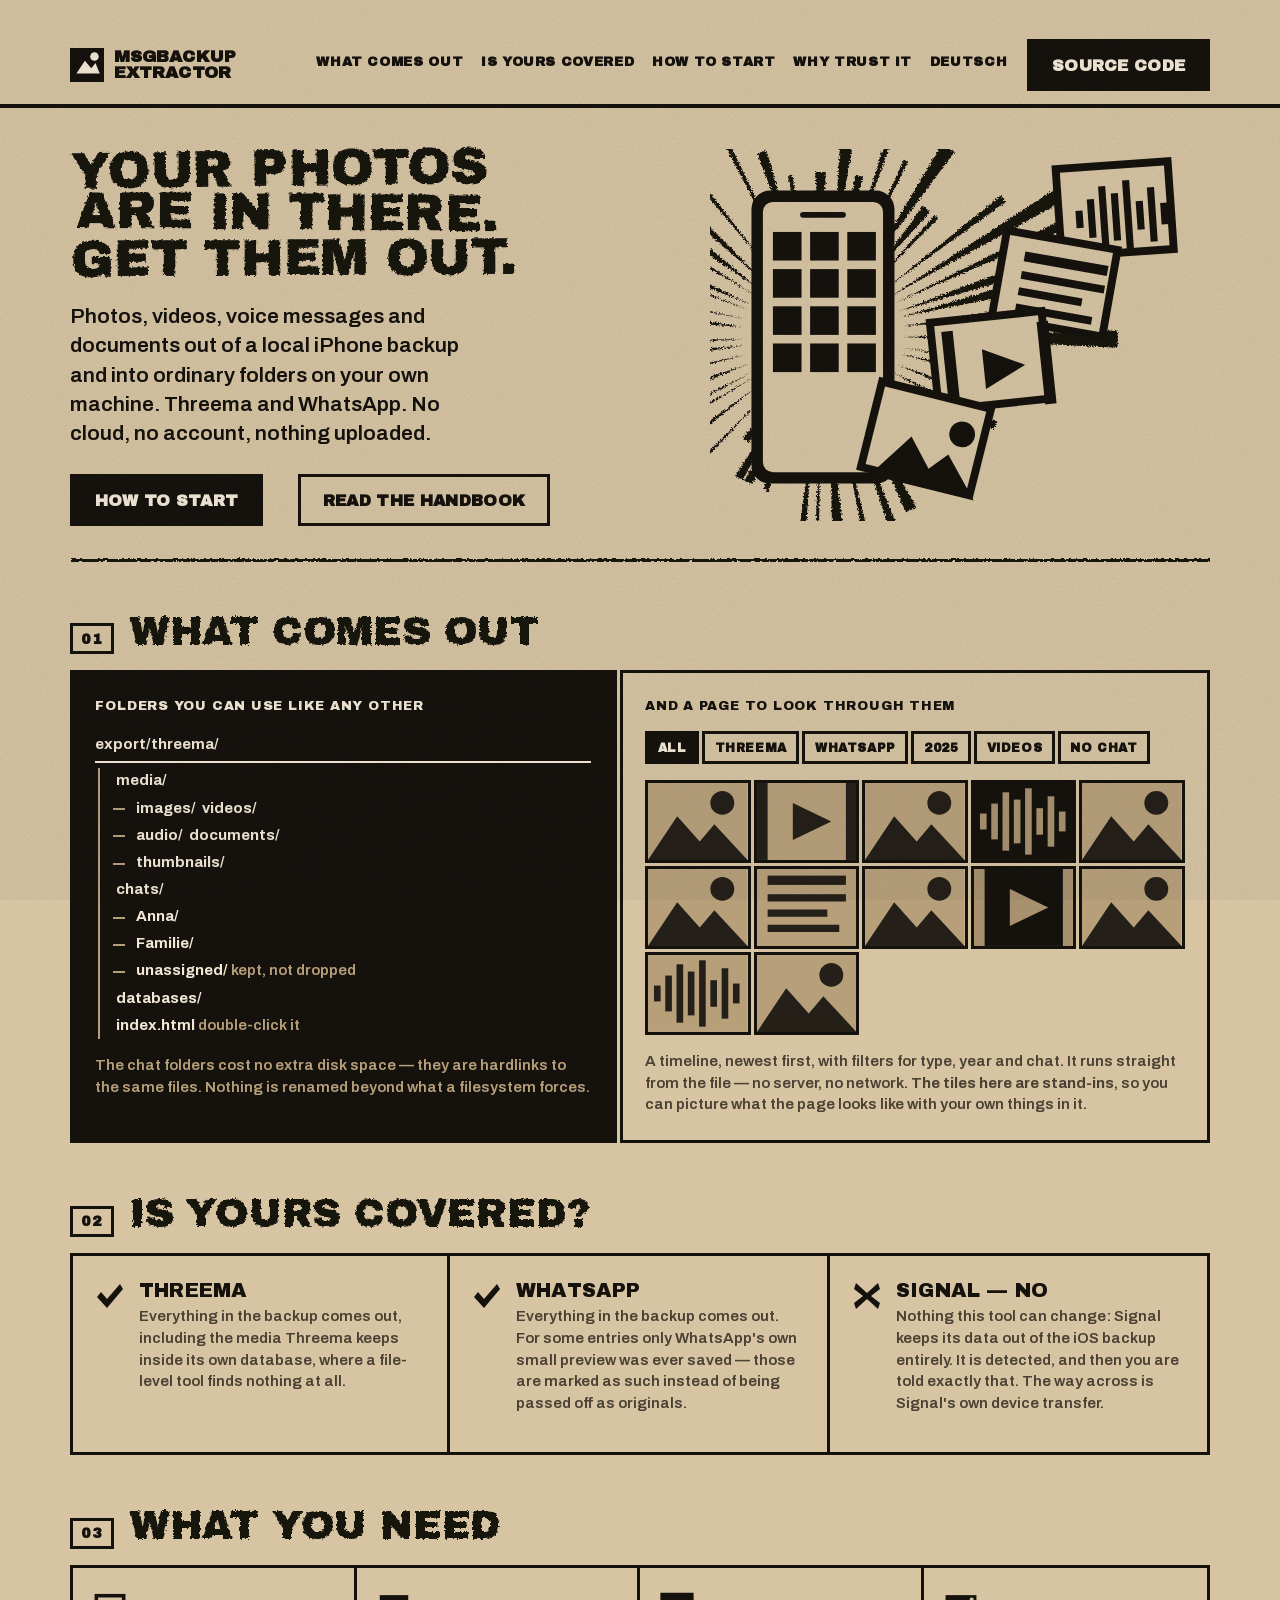
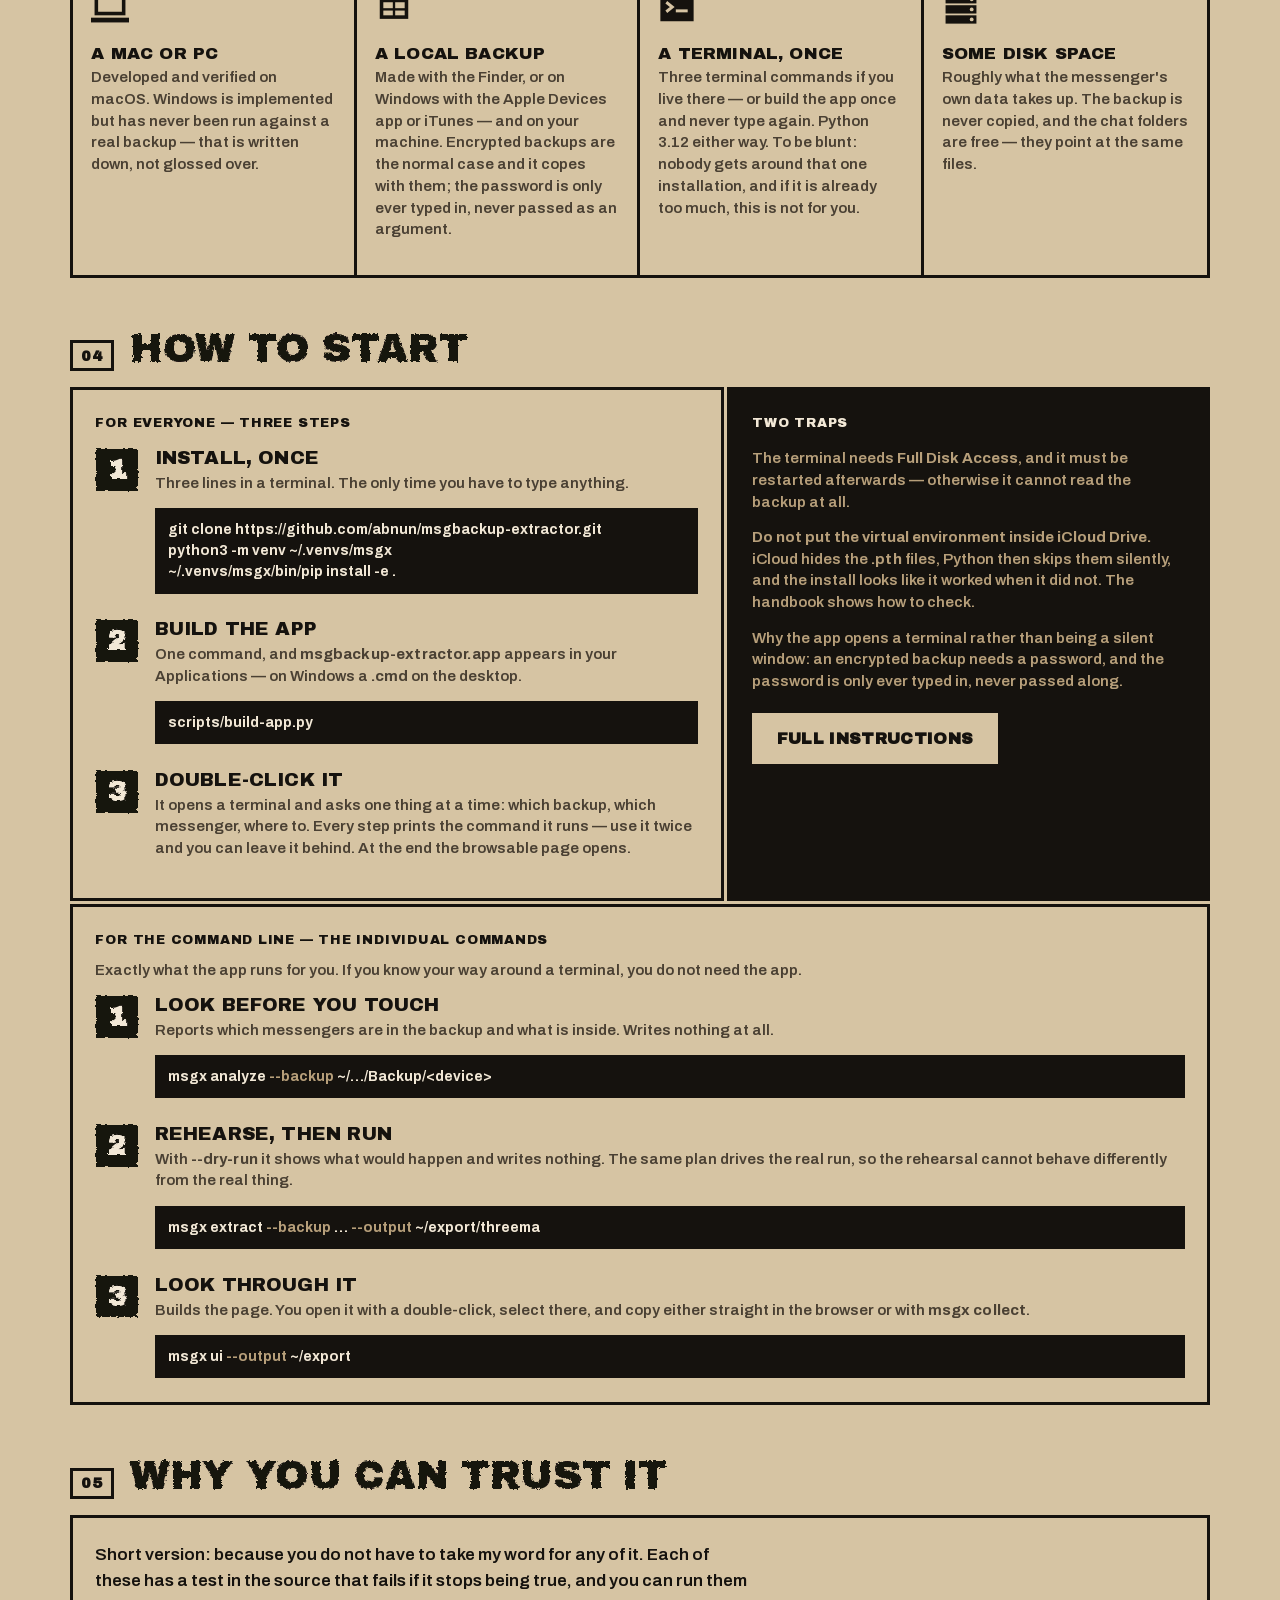
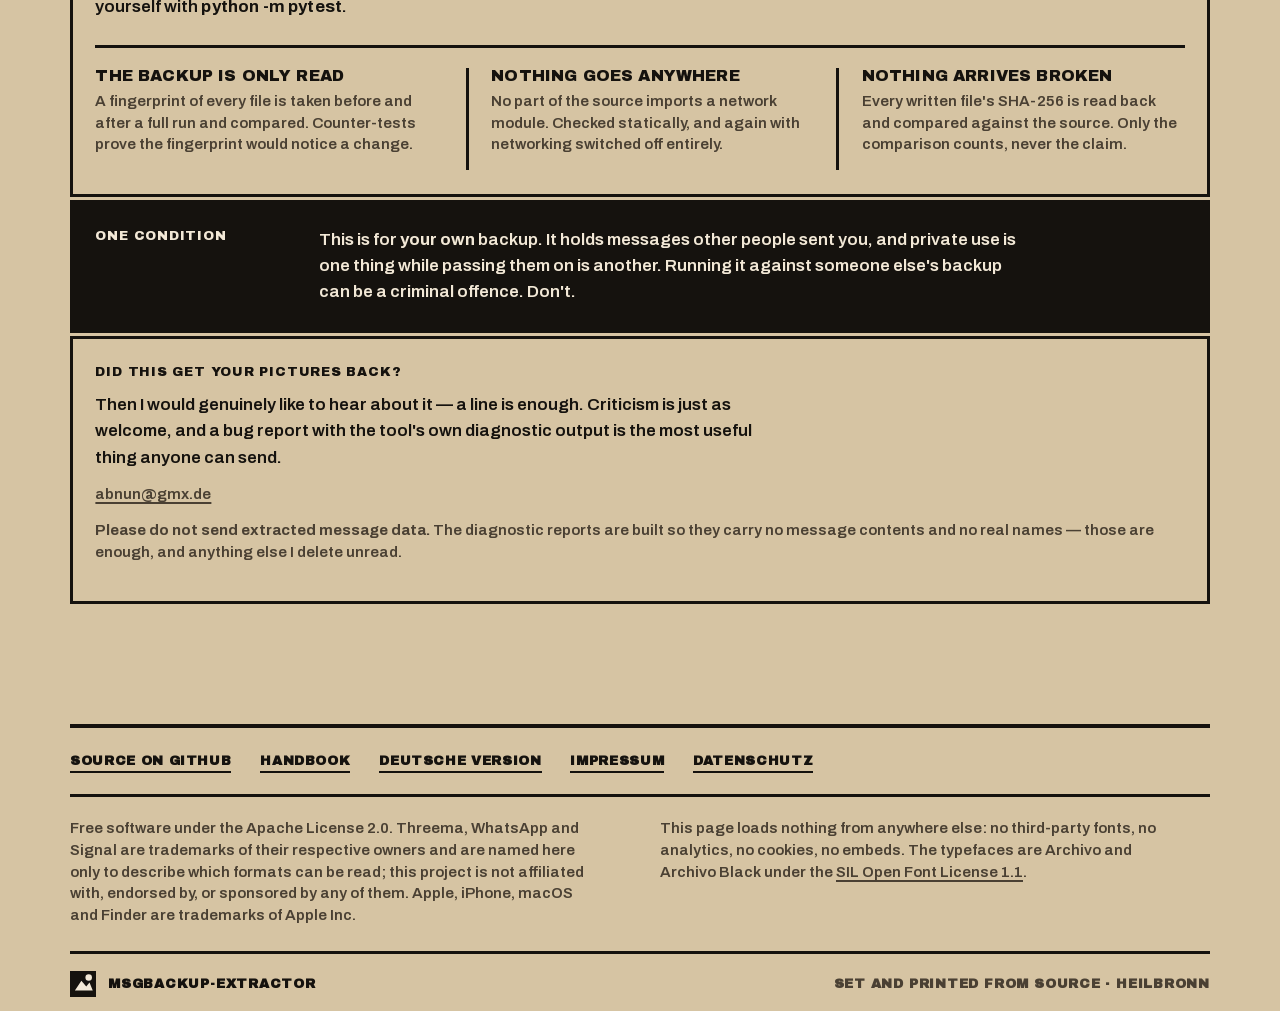
<file: website/index.html>
<!doctype html>
<html lang="en">
<head>
<meta charset="UTF-8" />
<meta http-equiv="Content-Security-Policy" content="default-src 'none'; script-src 'self'; style-src 'self'; font-src 'self'; img-src 'self' data:; base-uri 'none'; form-action 'none'" />
<meta name="viewport" content="width=device-width, initial-scale=1.0" />
<title>Your photos and videos — out of the iPhone backup</title>
<meta name="description" content="Offline command-line tool that writes photos, videos, voice messages and documents from a local Apple iPhone backup into ordinary folders. Threema and WhatsApp. Read-only on the backup, no network access." />
<meta name="generator" content="msgbackup-extractor" />
<link rel="canonical" href="https://abnun.github.io/msgbackup-extractor/" />
<link rel="alternate" hreflang="en" href="https://abnun.github.io/msgbackup-extractor/" />
<link rel="alternate" hreflang="de" href="https://abnun.github.io/msgbackup-extractor/de/" />
<link rel="alternate" hreflang="x-default" href="https://abnun.github.io/msgbackup-extractor/" />
<meta name="theme-color" content="#d6c4a3" />
<link rel="stylesheet" href="styles.css" />
<link rel="icon" href="data:image/svg+xml,%3Csvg xmlns='http://www.w3.org/2000/svg' viewBox='0 0 32 32'%3E%3Crect width='32' height='32' fill='%2315120e'/%3E%3Cpath d='M6 24 L14 12 L20 19 L24 14 L28 24 Z' fill='%23f2e8d6'/%3E%3Ccircle cx='23' cy='8' r='4' fill='%23f2e8d6'/%3E%3C/svg%3E" />
</head>
<body>
<!--
  THESIS: A workshop broadside for getting your own pictures back, printed as
  one ink on cheap manila. It refuses the category default: no dark terminal
  hero, no copy-paste install band, no grid of feature cards with line icons.
  OWN-WORLD: Relief black #15120e on newsprint beige #d6c4a3, carved white
  #f2e8d6 knocked out of filled blocks. Archivo Black cut by an SVG
  displacement filter, Archivo 600/700 as letterpress body. Thick 3px rules,
  butted panels, chisel bursts struck at the ends of an active button, paper
  fibre from feTurbulence. Self-hosted faces; nothing loads from a third party.
  STORY: A visitor learns their photos are recoverable, sees the folders and the
  browsable page they end up with, checks whether their messenger is covered,
  reads honestly that this is a command-line tool, and gets the source.
  FIRST VIEWPORT: Left, three hand-set lines - YOUR PHOTOS / ARE IN THERE. /
  GET THEM OUT. - over one sentence of plain deck and two struck buttons, the
  filled one first. Right, a cut illustration: an unreadable phone with a
  chisel burst behind it and four photographs spilling out, one per category
  the tool writes.
  FORM: Workshop linocut broadside, candidate 3 of the dealt hand, chosen by the
  user over the assigned direction. Seed 8c512068.
  FINISH: unreviewed and undocumented is unfinished; this build ends with the
  finish review, the verdict, and DESIGN.md
-->

<!-- The carving tools. Everything that looks gouged is filtered, not drawn. -->
<svg width="0" height="0" aria-hidden="true" focusable="false" style="position:absolute">
  <defs>
    <filter id="carve" x="-6%" y="-14%" width="112%" height="128%">
      <feTurbulence type="turbulence" baseFrequency="0.21" numOctaves="2" seed="3" result="n" />
      <feDisplacementMap in="SourceGraphic" in2="n" scale="3.4" xChannelSelector="R" yChannelSelector="G" />
    </filter>
    <filter id="gouge" x="-15%" y="-15%" width="130%" height="130%">
      <feTurbulence type="fractalNoise" baseFrequency="0.42" numOctaves="3" seed="11" result="n" />
      <feDisplacementMap in="SourceGraphic" in2="n" scale="6" xChannelSelector="R" yChannelSelector="G" />
    </filter>
  </defs>
</svg>

<header class="masthead">
  <div class="masthead__in">
    <a class="wordmark" href="./">
      <svg viewBox="0 0 32 32" aria-hidden="true"><rect width="32" height="32" fill="var(--ink)" /><path d="M6 24 L14 12 L20 19 L24 14 L28 24 Z" fill="var(--carved)" /><circle cx="23" cy="8" r="4" fill="var(--carved)" /></svg>
      msgbackup<br />extractor
    </a>
    <nav aria-label="Sections">
      <a href="#comes-out">What comes out</a>
      <a href="#covered">Is yours covered</a>
      <a href="#start">How to start</a>
      <a href="#check">Why trust it</a>
      <a href="de/" hreflang="de" lang="de">Deutsch</a>
    </nav>
    <a class="btn btn--fill" href="https://github.com/abnun/msgbackup-extractor" target="_blank" rel="noopener noreferrer">Source code</a>
  </div>
</header>

<main class="sheet">

  <section class="hero">
    <div>
      <h1><span>Your photos</span><span>are in there.</span><span>Get them out.</span></h1>
      <p class="hero__deck">Photos, videos, voice messages and documents out of a
      local iPhone backup and into ordinary folders on your own machine. Threema
      and WhatsApp. No cloud, no account, nothing uploaded.</p>
      <div class="hero__cta">
        <a class="btn btn--fill" href="#start">How to start</a>
        <a class="btn btn--out" href="https://github.com/abnun/msgbackup-extractor#readme" target="_blank" rel="noopener noreferrer">Read the handbook</a>
      </div>
    </div>
    <svg class="hero__art" viewBox="0 0 700 520" role="img" aria-label="A cut illustration: an unreadable phone with a burst behind it and four photographs spilling out - a picture, a video, a voice message and a document.">
      <g fill="var(--ink)"><g filter="url(#gouge)"><path d="M270 263L570 254L570 278Z"/><path d="M269 278L472 305L471 311Z"/><path d="M267 287L469 324L465 339Z"/><path d="M263 302L374 341L371 349Z"/><path d="M257 313L402 381L397 392Z"/><path d="M252 322L314 356L309 364Z"/><path d="M246 331L377 423L367 437Z"/><path d="M236 343L352 453L341 463Z"/><path d="M231 347L309 435L305 439Z"/><path d="M221 354L263 411L258 414Z"/><path d="M209 362L289 501L274 508Z"/><path d="M197 367L274 557L261 562Z"/><path d="M181 372L229 571L220 573Z"/><path d="M167 374L192 577L172 579Z"/><path d="M155 374L151 624L143 624Z"/><path d="M146 373L134 533L125 532Z"/><path d="M134 372L124 441L116 439Z"/><path d="M119 367L82 479L75 476Z"/><path d="M107 362L59 469L48 464Z"/><path d="M101 358L46 463L35 457Z"/><path d="M91 352L54 411L45 405Z"/><path d="M80 342L-30 458L-34 455Z"/><path d="M69 330L-165 518L-174 506Z"/><path d="M62 319L-39 381L-41 377Z"/><path d="M58 313L-122 410L-126 403Z"/><path d="M53 301L-56 346L-59 338Z"/><path d="M49 288L-149 341L-151 331Z"/><path d="M47 275L-250 321L-253 297Z"/><path d="M46 266L-72 274L-72 267Z"/><path d="M47 249L-253 228L-250 203Z"/><path d="M49 238L-153 199L-151 192Z"/><path d="M53 224L-184 142L-180 133Z"/><path d="M56 217L-94 159L-88 145Z"/><path d="M62 204L-40 145L-37 140Z"/><path d="M68 195L-102 81L-90 65Z"/><path d="M76 186L-152 -10L-135 -27Z"/><path d="M88 175L-15 52L-10 48Z"/><path d="M102 165L62 107L71 102Z"/><path d="M108 162L13 -20L20 -24Z"/><path d="M123 156L66 6L79 2Z"/><path d="M135 152L109 37L115 36Z"/><path d="M144 151L131 82L141 81Z"/><path d="M156 150L147 32L162 32Z"/><path d="M172 151L182 -9L200 -7Z"/><path d="M183 153L203 36L214 39Z"/><path d="M194 156L267 -83L278 -79Z"/><path d="M206 161L271 15L277 18Z"/><path d="M220 169L325 -8L342 4Z"/><path d="M229 175L298 79L308 88Z"/><path d="M235 181L314 93L319 98Z"/><path d="M247 194L407 65L414 74Z"/><path d="M254 205L506 41L517 60Z"/><path d="M260 215L483 103L489 115Z"/><path d="M264 227L498 138L505 158Z"/><path d="M267 235L506 164L512 186Z"/><path d="M269 248L427 222L429 235Z"/></g><rect x="58" y="58" width="200" height="410" rx="26"/><rect x="74" y="74" width="168" height="378" rx="14" fill="var(--paper)"/><rect x="126" y="88" width="64" height="8" rx="4"/><rect x="88" y="116" width="40" height="40"/><rect x="140" y="116" width="40" height="40"/><rect x="192" y="116" width="40" height="40"/><rect x="88" y="168" width="40" height="40"/><rect x="140" y="168" width="40" height="40"/><rect x="192" y="168" width="40" height="40"/><rect x="88" y="220" width="40" height="40"/><rect x="140" y="220" width="40" height="40"/><rect x="192" y="220" width="40" height="40"/><rect x="88" y="272" width="40" height="40"/><rect x="140" y="272" width="40" height="40"/><rect x="192" y="272" width="40" height="40"/><g transform="translate(566 84) rotate(-4)"><rect x="-84" y="-67" width="168" height="134"/><rect x="-73" y="-56" width="146" height="112" fill="var(--paper)"/><g transform="translate(-64 -47)"><rect x="9" y="46" width="10" height="24"/><rect x="26" y="31" width="10" height="54"/><rect x="43" y="14" width="10" height="88"/><rect x="60" y="25" width="10" height="66"/><rect x="77" y="8" width="10" height="100"/><rect x="94" y="38" width="10" height="40"/><rect x="111" y="20" width="10" height="76"/><rect x="128" y="43" width="10" height="30"/></g></g><g transform="translate(482 188) rotate(10)"><rect x="-84" y="-67" width="168" height="134"/><rect x="-73" y="-56" width="146" height="112" fill="var(--paper)"/><g transform="translate(-64 -47)"><rect x="16" y="10" width="118" height="14"/><rect x="16" y="38" width="118" height="11"/><rect x="16" y="61" width="90" height="11"/><rect x="16" y="84" width="108" height="11"/></g></g><g transform="translate(392 296) rotate(-6)"><rect x="-84" y="-67" width="168" height="134"/><rect x="-73" y="-56" width="146" height="112" fill="var(--paper)"/><g transform="translate(-64 -47)"><path d="M54 30 L112 58 L54 86 Z"/><rect x="0" y="0" width="16" height="116"/><rect x="134" y="0" width="16" height="116"/></g></g><g transform="translate(302 404) rotate(14)"><rect x="-84" y="-67" width="168" height="134"/><rect x="-73" y="-56" width="146" height="112" fill="var(--paper)"/><g transform="translate(-64 -47)"><path d="M0 116 L44 50 L78 88 L100 62 L150 116 Z"/><circle cx="112" cy="30" r="18"/></g></g></g>
    </svg>
  </section>

  <hr class="rule" />

  <div class="head" id="comes-out">
    <span class="head__no">01</span>
    <h2>What comes out</h2>
  </div>

  <div class="grid grid--two">
    <div class="panel panel--ink">
      <p class="label label--spaced">Folders you can use like any other</p>
      <ul class="tree">
        <li class="tree__root">export/threema/</li>
        <li class="tree__1">media/</li>
        <li class="tree__2">images/ &nbsp;videos/</li>
        <li class="tree__2">audio/ &nbsp;documents/</li>
        <li class="tree__2">thumbnails/</li>
        <li class="tree__1">chats/</li>
        <li class="tree__2">Anna/</li>
        <li class="tree__2">Familie/</li>
        <li class="tree__2">unassigned/ <i>kept, not dropped</i></li>
        <li class="tree__1">databases/</li>
        <li class="tree__1">index.html <i>double-click it</i></li>
      </ul>
      <p class="hint hint--top">The chat folders cost no extra disk space — they
      are hardlinks to the same files. Nothing is renamed beyond what a
      filesystem forces.</p>
    </div>

    <div class="panel">
      <p class="label label--spaced">And a page to look through them</p>
      <div class="chips">
        <span class="chip chip--on">All</span>
        <span class="chip">Threema</span>
        <span class="chip">WhatsApp</span>
        <span class="chip">2025</span>
        <span class="chip">Videos</span>
        <span class="chip">No chat</span>
      </div>
      <div class="sheetgrid"><svg viewBox="0 0 150 116" aria-hidden="true"><rect width="150" height="116" fill="var(--paper-worn)"/><g fill="var(--ink)" opacity="0.9"><path d="M0 116 L44 50 L78 88 L100 62 L150 116 Z"/><circle cx="112" cy="30" r="18"/></g></svg><svg viewBox="0 0 150 116" aria-hidden="true"><rect width="150" height="116" fill="var(--paper-worn)"/><g fill="var(--ink)" opacity="0.9"><path d="M54 30 L112 58 L54 86 Z"/><rect x="0" y="0" width="16" height="116"/><rect x="134" y="0" width="16" height="116"/></g></svg><svg viewBox="0 0 150 116" aria-hidden="true"><rect width="150" height="116" fill="var(--paper-worn)"/><g fill="var(--ink)" opacity="0.9"><path d="M0 116 L44 50 L78 88 L100 62 L150 116 Z"/><circle cx="112" cy="30" r="18"/></g></svg><svg viewBox="0 0 150 116" aria-hidden="true"><rect width="150" height="116" fill="var(--ink)"/><g fill="var(--paper-worn)" opacity="0.9"><rect x="9" y="46" width="10" height="24"/><rect x="26" y="31" width="10" height="54"/><rect x="43" y="14" width="10" height="88"/><rect x="60" y="25" width="10" height="66"/><rect x="77" y="8" width="10" height="100"/><rect x="94" y="38" width="10" height="40"/><rect x="111" y="20" width="10" height="76"/><rect x="128" y="43" width="10" height="30"/></g></svg><svg viewBox="0 0 150 116" aria-hidden="true"><rect width="150" height="116" fill="var(--paper-worn)"/><g fill="var(--ink)" opacity="0.9"><path d="M0 116 L44 50 L78 88 L100 62 L150 116 Z"/><circle cx="112" cy="30" r="18"/></g></svg><svg viewBox="0 0 150 116" aria-hidden="true"><rect width="150" height="116" fill="var(--paper-worn)"/><g fill="var(--ink)" opacity="0.9"><path d="M0 116 L44 50 L78 88 L100 62 L150 116 Z"/><circle cx="112" cy="30" r="18"/></g></svg><svg viewBox="0 0 150 116" aria-hidden="true"><rect width="150" height="116" fill="var(--paper-worn)"/><g fill="var(--ink)" opacity="0.9"><rect x="16" y="10" width="118" height="14"/><rect x="16" y="38" width="118" height="11"/><rect x="16" y="61" width="90" height="11"/><rect x="16" y="84" width="108" height="11"/></g></svg><svg viewBox="0 0 150 116" aria-hidden="true"><rect width="150" height="116" fill="var(--paper-worn)"/><g fill="var(--ink)" opacity="0.9"><path d="M0 116 L44 50 L78 88 L100 62 L150 116 Z"/><circle cx="112" cy="30" r="18"/></g></svg><svg viewBox="0 0 150 116" aria-hidden="true"><rect width="150" height="116" fill="var(--ink)"/><g fill="var(--paper-worn)" opacity="0.9"><path d="M54 30 L112 58 L54 86 Z"/><rect x="0" y="0" width="16" height="116"/><rect x="134" y="0" width="16" height="116"/></g></svg><svg viewBox="0 0 150 116" aria-hidden="true"><rect width="150" height="116" fill="var(--paper-worn)"/><g fill="var(--ink)" opacity="0.9"><path d="M0 116 L44 50 L78 88 L100 62 L150 116 Z"/><circle cx="112" cy="30" r="18"/></g></svg><svg viewBox="0 0 150 116" aria-hidden="true"><rect width="150" height="116" fill="var(--paper-worn)"/><g fill="var(--ink)" opacity="0.9"><rect x="9" y="46" width="10" height="24"/><rect x="26" y="31" width="10" height="54"/><rect x="43" y="14" width="10" height="88"/><rect x="60" y="25" width="10" height="66"/><rect x="77" y="8" width="10" height="100"/><rect x="94" y="38" width="10" height="40"/><rect x="111" y="20" width="10" height="76"/><rect x="128" y="43" width="10" height="30"/></g></svg><svg viewBox="0 0 150 116" aria-hidden="true"><rect width="150" height="116" fill="var(--paper-worn)"/><g fill="var(--ink)" opacity="0.9"><path d="M0 116 L44 50 L78 88 L100 62 L150 116 Z"/><circle cx="112" cy="30" r="18"/></g></svg></div>
      <p class="hint hint--top">A timeline, newest first, with filters for type,
      year and chat. It runs straight from the file — no server, no network.
      <strong>The tiles here are stand-ins</strong>, so you can picture what the
      page looks like with your own things in it.</p>
    </div>
  </div>

  <div class="head" id="covered">
    <span class="head__no">02</span>
    <h2>Is yours covered?</h2>
  </div>

  <div class="grid grid--butt grid--thirds">
    <div class="panel">
      <div class="verdict">
        <svg viewBox="0 0 30 30" aria-hidden="true" fill="var(--ink)"><path d="M2 16 L6 11 L12 18 L25 3 L28 8 L12 27 Z" /></svg>
        <div>
          <h3>Threema</h3>
          <p class="hint">Everything in the backup comes out, including the media
          Threema keeps inside its own database, where a file-level tool finds
          nothing at all.</p>
        </div>
      </div>
    </div>
    <div class="panel">
      <div class="verdict">
        <svg viewBox="0 0 30 30" aria-hidden="true" fill="var(--ink)"><path d="M2 16 L6 11 L12 18 L25 3 L28 8 L12 27 Z" /></svg>
        <div>
          <h3>WhatsApp</h3>
          <p class="hint">Everything in the backup comes out. For some entries
          only WhatsApp's own small preview was ever saved — those are marked as
          such instead of being passed off as originals.</p>
        </div>
      </div>
    </div>
    <div class="panel">
      <div class="verdict">
        <svg viewBox="0 0 30 30" aria-hidden="true" fill="var(--ink)"><path d="M4 2 L15 12 L26 2 L28 8 L19 15 L28 22 L26 28 L15 18 L4 28 L2 22 L11 15 L2 8 Z" /></svg>
        <div>
          <h3>Signal — no</h3>
          <p class="hint">Nothing this tool can change: Signal keeps its data out of the iOS backup entirely. It is detected, and then you are told exactly that. The way across is Signal's own device transfer.</p>
        </div>
      </div>
    </div>
  </div>

  <div class="head" id="need">
    <span class="head__no">03</span>
    <h2>What you need</h2>
  </div>

  <div class="reqs">
    <div>
      <svg viewBox="0 0 32 32" aria-hidden="true" fill="var(--ink)"><rect x="3" y="5" width="26" height="18" /><rect x="6" y="8" width="20" height="12" fill="var(--paper)" /><rect x="0" y="25" width="32" height="4" /></svg>
      <h3>A Mac or PC</h3>
      <p class="hint">Developed and verified on macOS. Windows is implemented but
      has never been run against a real backup — that is written down, not
      glossed over.</p>
    </div>
    <div>
      <svg viewBox="0 0 32 32" aria-hidden="true" fill="var(--ink)"><path d="M4 6 H28 V26 H4 Z" /><rect x="7" y="12" width="8" height="5" fill="var(--paper)" /><rect x="17" y="12" width="8" height="5" fill="var(--paper)" /><rect x="7" y="19" width="8" height="4" fill="var(--paper)" /><rect x="17" y="19" width="8" height="4" fill="var(--paper)" /></svg>
      <h3>A local backup</h3>
      <p class="hint">Made with the Finder, or on Windows with the Apple Devices
      app or iTunes — and on your machine. Encrypted backups are the normal case and it copes with them; the password is only ever typed in, never passed as an argument.</p>
    </div>
    <div>
      <svg viewBox="0 0 32 32" aria-hidden="true" fill="var(--ink)"><rect x="2" y="4" width="28" height="24" /><path d="M7 12 L12 16 L7 20" stroke="var(--paper)" stroke-width="2.5" fill="none" /><rect x="15" y="18" width="10" height="2.5" fill="var(--paper)" /></svg>
      <h3>A terminal, once</h3>
      <p class="hint">Three terminal commands if you live there — or build the app
      once and never type again. Python 3.12 either way. To be blunt: nobody gets
      around that one installation, and if it is already too much, this is not
      for you.</p>
    </div>
    <div>
      <svg viewBox="0 0 32 32" aria-hidden="true" fill="var(--ink)"><path d="M3 6h26v7H3z" /><path d="M3 14.5h26v7H3z" /><path d="M3 23h26v7H3z" /><circle cx="25" cy="9.5" r="1.6" fill="var(--paper)" /><circle cx="25" cy="18" r="1.6" fill="var(--paper)" /><circle cx="25" cy="26.5" r="1.6" fill="var(--paper)" /></svg>
      <h3>Some disk space</h3>
      <p class="hint">Roughly what the messenger's own data takes up. The backup
      is never copied, and the chat folders are free — they point at the same
      files.</p>
    </div>
  </div>

  <div class="head" id="start">
    <span class="head__no">04</span>
    <h2>How to start</h2>
  </div>

  <div class="grid grid--wide-left">
    <div class="panel">
      <p class="label label--spaced">For everyone — three steps</p>
      <div class="step">
        <span class="step__no">1</span>
        <div>
          <h3>Install, once</h3>
          <p class="hint">Three lines in a terminal. The only time you have to
          type anything.</p>
          <div class="cmdbar">git clone https://github.com/abnun/msgbackup-extractor.git
python3 -m venv ~/.venvs/msgx
~/.venvs/msgx/bin/pip install -e .</div>
        </div>
      </div>
      <div class="step">
        <span class="step__no">2</span>
        <div>
          <h3>Build the app</h3>
          <p class="hint">One command, and
          <code>msgbackup-extractor.app</code> appears in your Applications — on
          Windows a <code>.cmd</code> on the desktop.</p>
          <div class="cmdbar">scripts/build-app.py</div>
        </div>
      </div>
      <div class="step">
        <span class="step__no">3</span>
        <div>
          <h3>Double-click it</h3>
          <p class="hint">It opens a terminal and asks one thing at a time: which
          backup, which messenger, where to. Every step prints the command it
          runs — use it twice and you can leave it behind. At the end the
          browsable page opens.</p>
        </div>
      </div>
    </div>
    <div class="panel panel--ink">
      <p class="label label--spaced">Two traps</p>
      <p class="hint">The terminal needs <strong>Full Disk Access</strong>, and it
      must be restarted afterwards — otherwise it cannot read the backup at
      all.</p>
      <p class="hint"><strong>Do not put the virtual environment inside iCloud
      Drive.</strong> iCloud hides the <code>.pth</code> files, Python then skips
      them silently, and the install looks like it worked when it did not. The
      handbook shows how to check.</p>
      <p class="hint">Why the app opens a terminal rather than being a silent
      window: an encrypted backup needs a password, and the password is only ever
      typed in, never passed along.</p>
      <p class="panel__cta"><a class="btn btn--out btn--on-ink" href="https://github.com/abnun/msgbackup-extractor#installation" target="_blank" rel="noopener noreferrer">Full instructions</a></p>
    </div>
  </div>

  <div class="panel panel--wide">
    <p class="label label--tight">For the command line — the individual commands</p>
    <p class="hint">Exactly what the app runs for you. If you know your way
    around a terminal, you do not need the app.</p>
    <div class="step">
      <span class="step__no">1</span>
      <div>
        <h3>Look before you touch</h3>
        <p class="hint">Reports which messengers are in the backup and what is
        inside. Writes nothing at all.</p>
        <div class="cmdbar">msgx analyze <span>--backup</span> ~/…/Backup/&lt;device&gt;</div>
      </div>
    </div>
    <div class="step">
      <span class="step__no">2</span>
      <div>
        <h3>Rehearse, then run</h3>
        <p class="hint">With <code>--dry-run</code> it shows what would happen and
        writes nothing. The same plan drives the real run, so the rehearsal
        cannot behave differently from the real thing.</p>
        <div class="cmdbar">msgx extract <span>--backup</span> … <span>--output</span> ~/export/threema</div>
      </div>
    </div>
    <div class="step">
      <span class="step__no">3</span>
      <div>
        <h3>Look through it</h3>
        <p class="hint">Builds the page. You open it with a double-click, select
        there, and copy either straight in the browser or with
        <code>msgx collect</code>.</p>
        <div class="cmdbar">msgx ui <span>--output</span> ~/export</div>
      </div>
    </div>
  </div>

<div class="head" id="check">
    <span class="head__no">05</span>
    <h2>Why you can trust it</h2>
  </div>

  <div class="panel">
    <p class="lede">Short version: because you do not have to take my word for any
    of it. Each of these has a test in the source that fails if it stops being
    true, and you can run them yourself with <code>python -m pytest</code>.</p>
    <div class="proof">
      <div>
        <h3>The backup is only read</h3>
        <p class="hint">A fingerprint of every file is taken before and after a
        full run and compared. Counter-tests prove the fingerprint would notice a
        change.</p>
      </div>
      <div>
        <h3>Nothing goes anywhere</h3>
        <p class="hint">No part of the source imports a network module. Checked
        statically, and again with networking switched off entirely.</p>
      </div>
      <div>
        <h3>Nothing arrives broken</h3>
        <p class="hint">Every written file's SHA-256 is read back and compared
        against the source. Only the comparison counts, never the claim.</p>
      </div>
    </div>
  </div>

  <div class="panel panel--ink panel--stacked">
    <p class="label label--tight">One condition</p>
    <p class="lede lede--flush">This is for <strong>your own</strong> backup. It
    holds messages other people sent you, and private use is one thing while
    passing them on is another. Running it against someone else's backup can be
    a criminal offence. Don't.</p>
  </div>

  <div class="panel panel--wide">
    <p class="label label--tight">Did this get your pictures back?</p>
    <p class="lede">Then I would genuinely like to hear about it — a line is
    enough. Criticism is just as welcome, and a bug report with the tool's own
    diagnostic output is the most useful thing anyone can send.</p>
    <p class="hint"><span class="mail"><span class="mail-benutzer">abnun</span><span class="mail-at"></span><span class="mail-anbieter">gmx.de</span></span></p>
    <p class="hint"><strong>Please do not send extracted message data.</strong>
    The diagnostic reports are built so they carry no message contents and no
    real names — those are enough, and anything else I delete unread.</p>
  </div>

</main>

<footer class="sheet colophon">
  <nav>
    <a href="https://github.com/abnun/msgbackup-extractor" target="_blank" rel="noopener noreferrer">Source on GitHub</a>
    <a href="https://github.com/abnun/msgbackup-extractor#readme" target="_blank" rel="noopener noreferrer">Handbook</a>
    <a href="de/" hreflang="de" lang="de">Deutsche Version</a>
    <a href="impressum.html">Impressum</a>
    <a href="datenschutz.html">Datenschutz</a>
  </nav>
  <div class="colophon__small">
    <p class="hint">Free software under the Apache License 2.0. Threema,
    WhatsApp and Signal are trademarks of their respective owners and are named
    here only to describe which formats can be read; this project is not
    affiliated with, endorsed by, or sponsored by any of them. Apple, iPhone,
    macOS and Finder are trademarks of Apple Inc.</p>
    <p class="hint">This page loads nothing from anywhere else: no third-party
    fonts, no analytics, no cookies, no embeds. The typefaces are Archivo and
    Archivo Black under the <a href="fonts/OFL.txt">SIL Open Font
    License 1.1</a>.</p>
  </div>
  <p class="colophon__mark">
    <svg viewBox="0 0 32 32" aria-hidden="true"><rect width="32" height="32" fill="var(--ink)" /><path d="M6 24 L14 12 L20 19 L24 14 L28 24 Z" fill="var(--carved)" /><circle cx="23" cy="8" r="4" fill="var(--carved)" /></svg>
    <span>msgbackup-extractor</span>
    <span>Set and printed from source · Heilbronn</span>
  </p>
</footer>

<script src="script.js" defer></script>
</body>
</html>
</file>
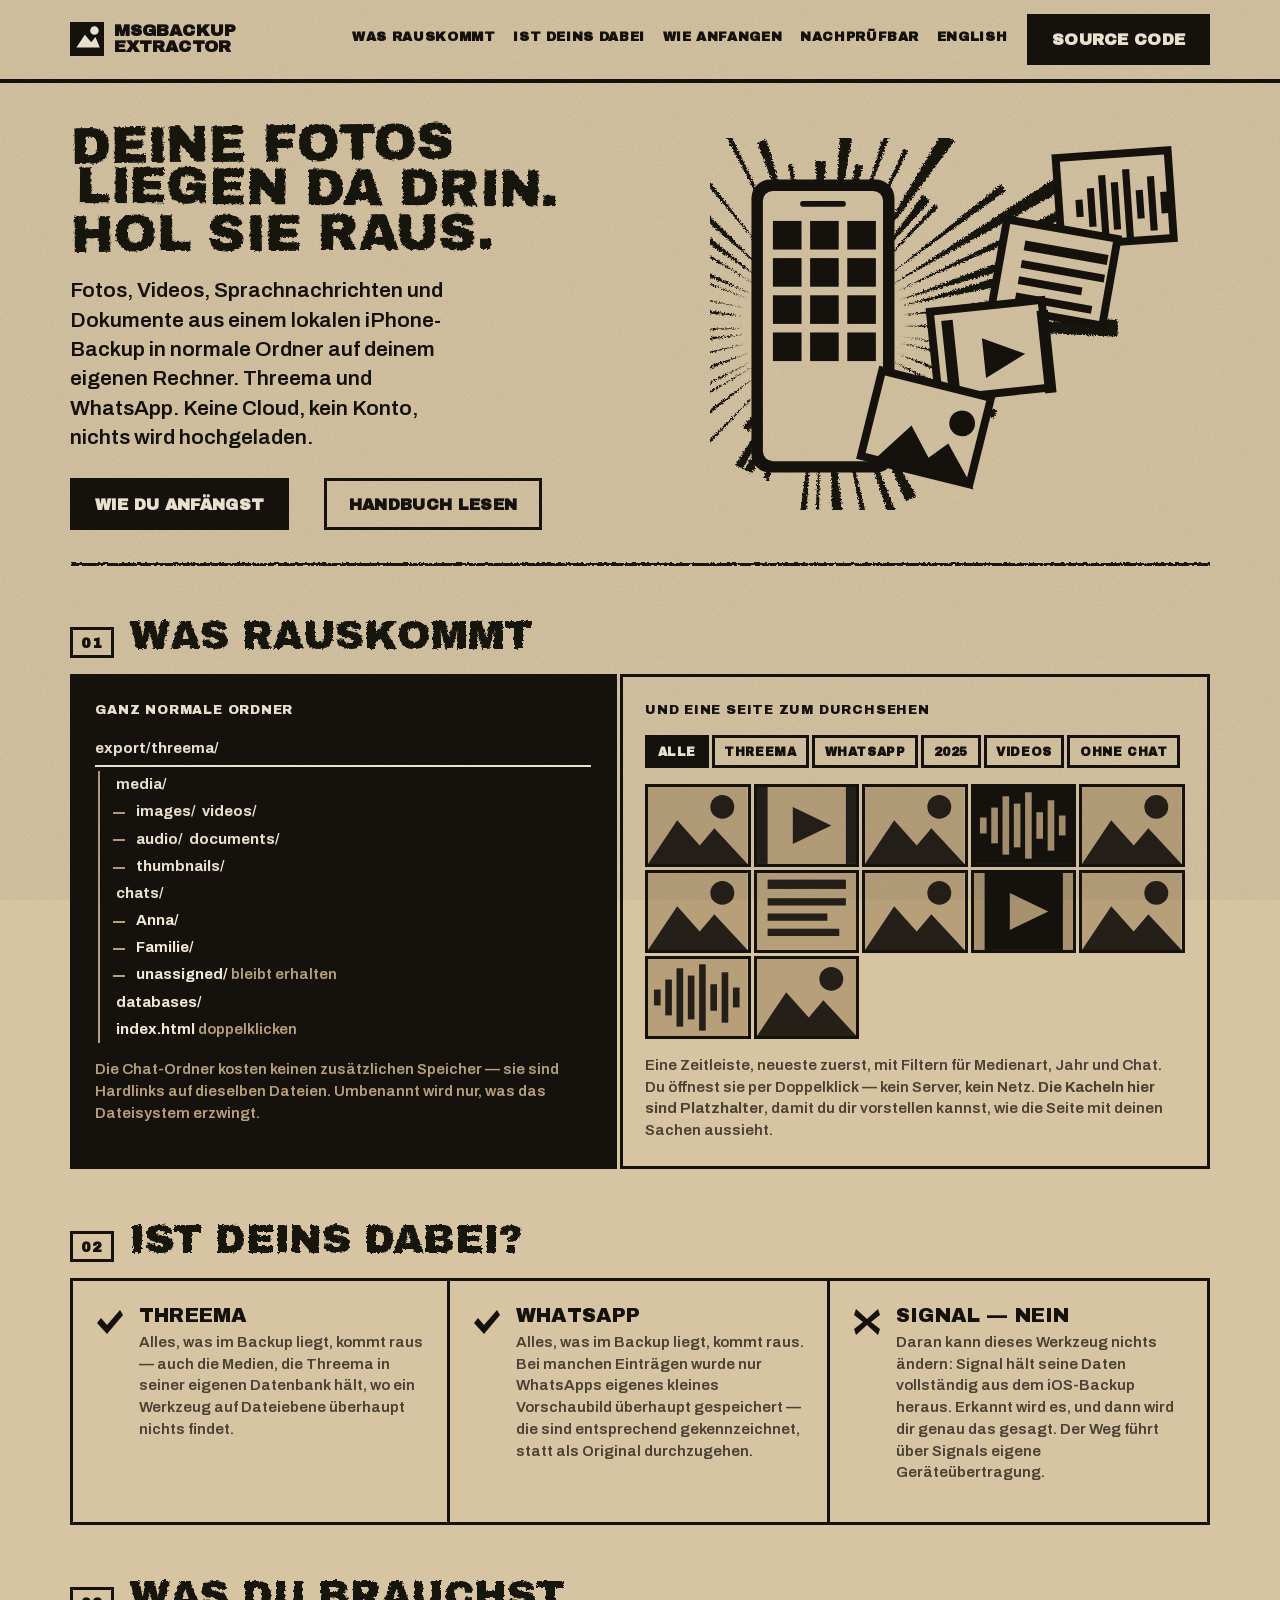
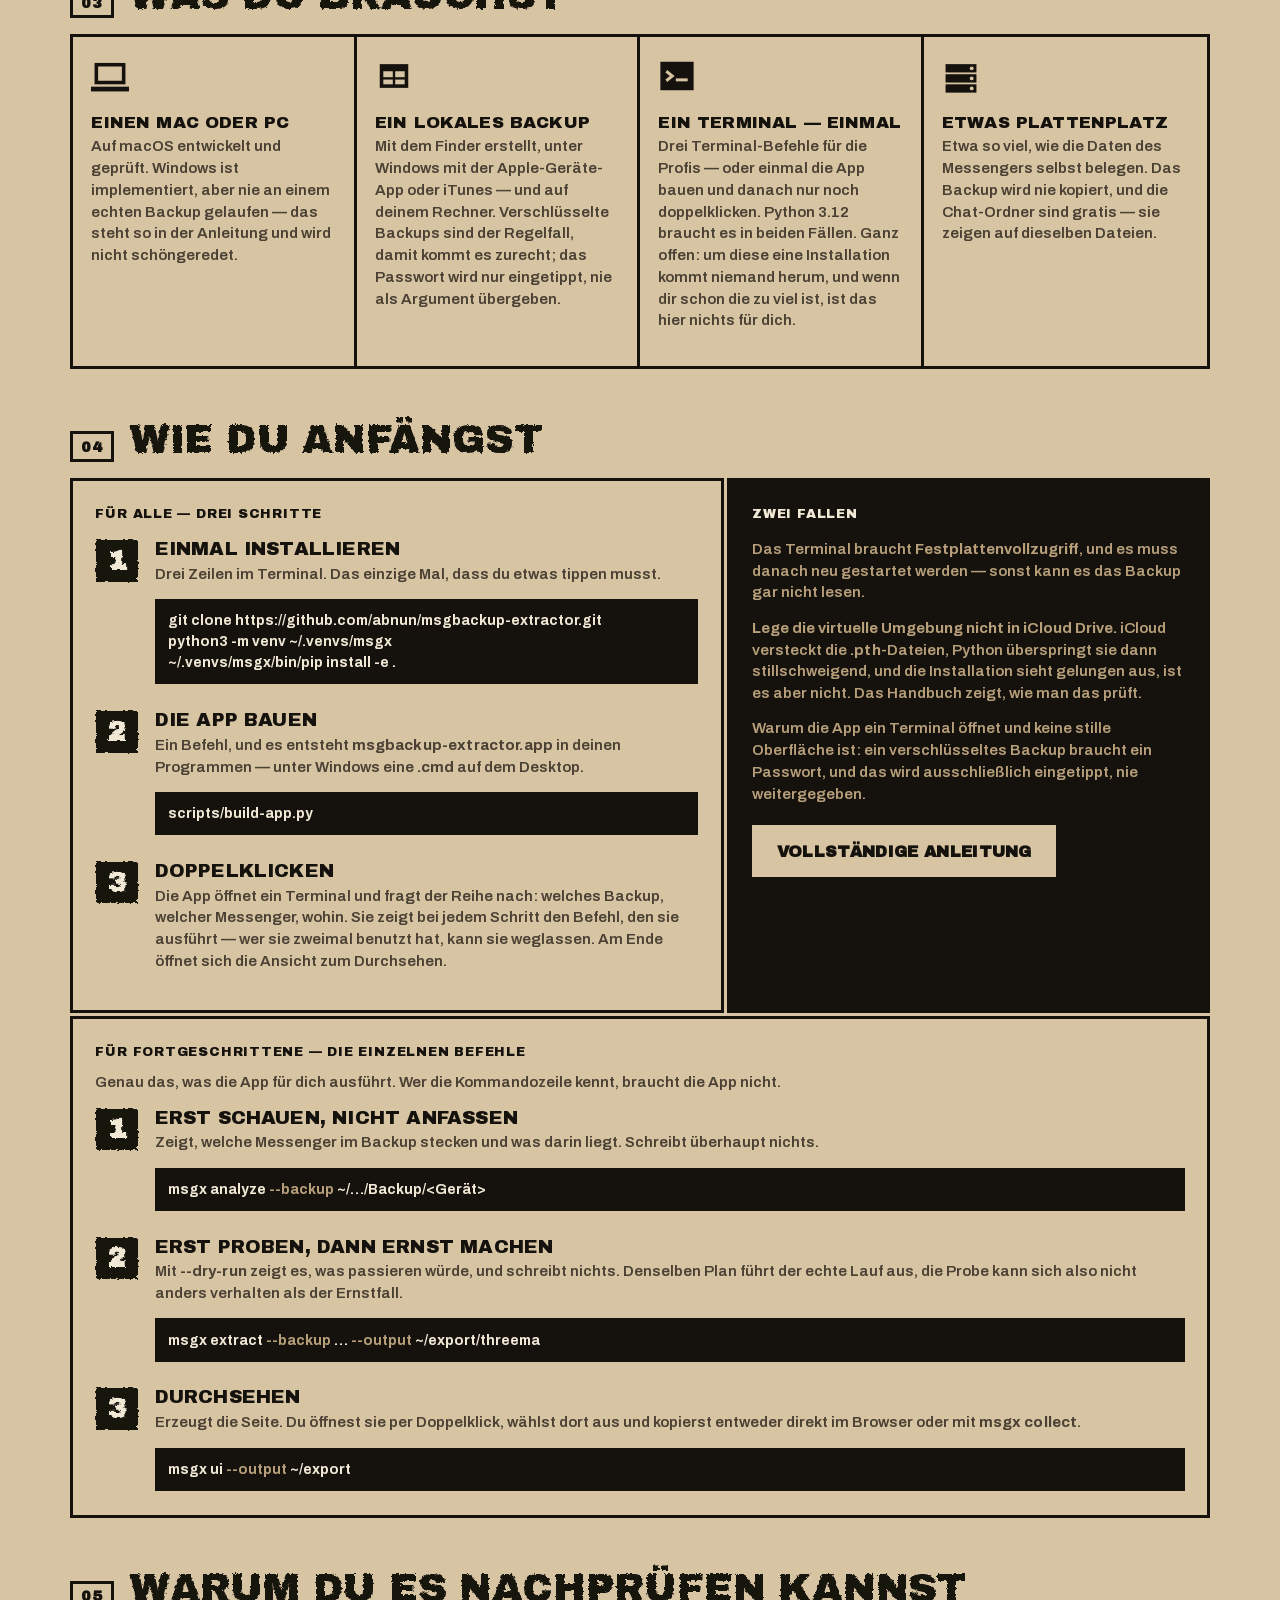
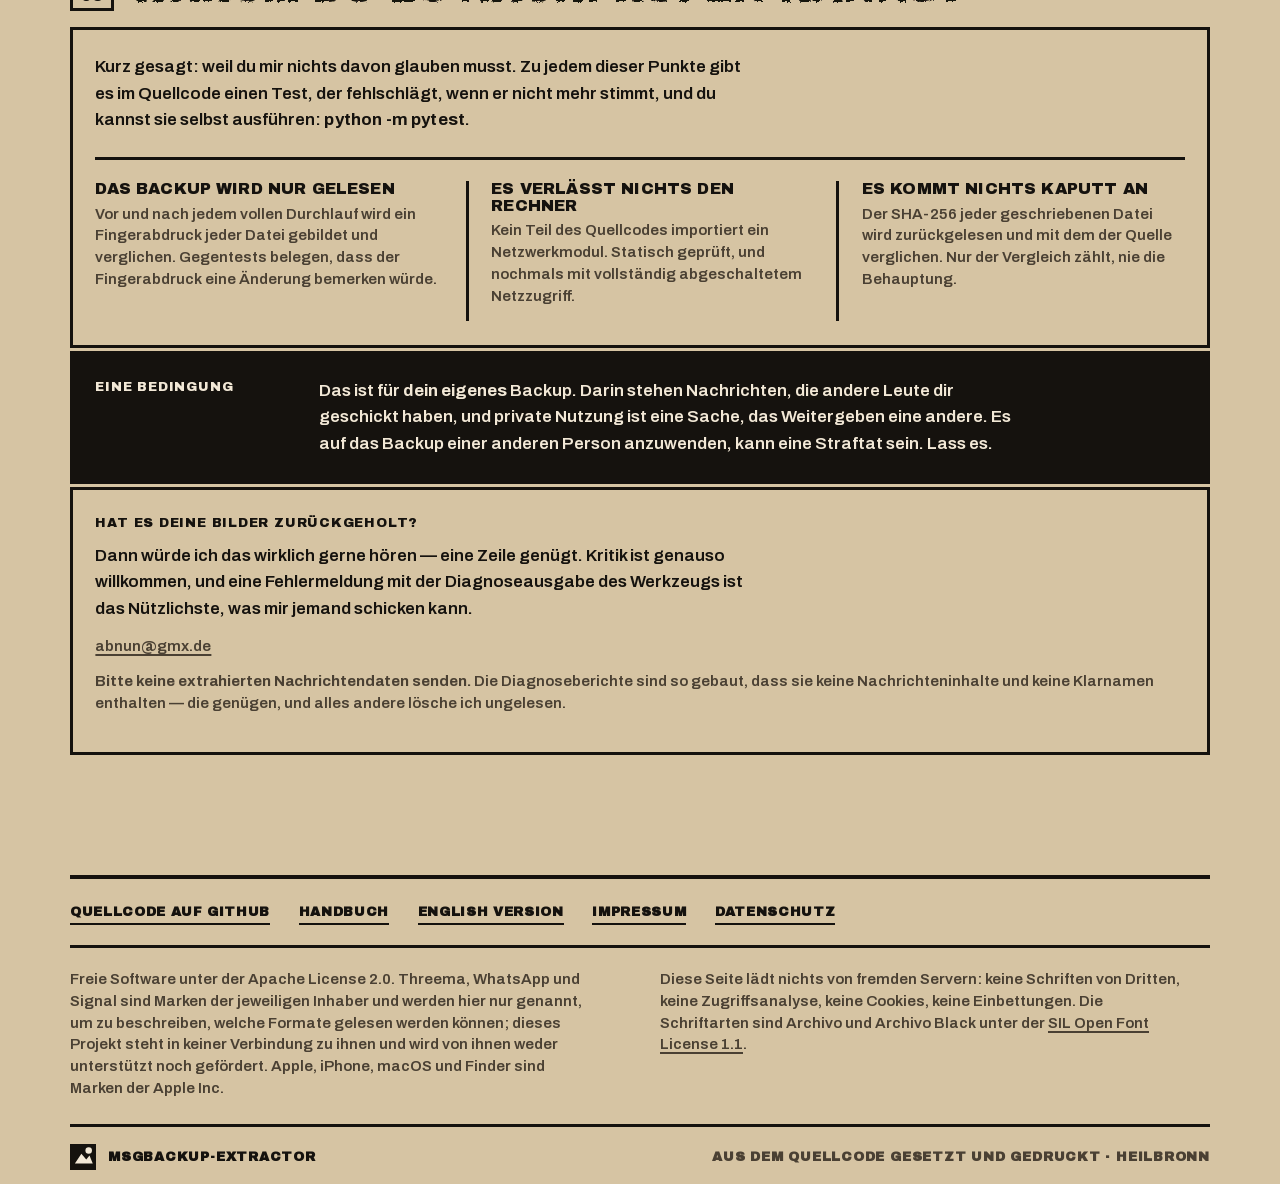
<file: website/de/index.html>
<!doctype html>
<html lang="de">
<head>
<meta charset="UTF-8" />
<meta http-equiv="Content-Security-Policy" content="default-src 'none'; script-src 'self'; style-src 'self'; font-src 'self'; img-src 'self' data:; base-uri 'none'; form-action 'none'" />
<meta name="viewport" content="width=device-width, initial-scale=1.0" />
<title>Deine Fotos und Videos — raus aus dem iPhone-Backup</title>
<meta name="description" content="Offline-Kommandozeilenwerkzeug, das Fotos, Videos, Sprachnachrichten und Dokumente aus einem lokalen Apple-iPhone-Backup in normale Ordner schreibt. Threema und WhatsApp. Nur lesend auf dem Backup, kein Netzzugriff." />
<meta name="generator" content="msgbackup-extractor" />
<link rel="canonical" href="https://abnun.github.io/msgbackup-extractor/de/" />
<link rel="alternate" hreflang="en" href="https://abnun.github.io/msgbackup-extractor/" />
<link rel="alternate" hreflang="de" href="https://abnun.github.io/msgbackup-extractor/de/" />
<link rel="alternate" hreflang="x-default" href="https://abnun.github.io/msgbackup-extractor/" />
<meta name="theme-color" content="#d6c4a3" />
<link rel="stylesheet" href="../styles.css" />
<link rel="icon" href="data:image/svg+xml,%3Csvg xmlns='http://www.w3.org/2000/svg' viewBox='0 0 32 32'%3E%3Crect width='32' height='32' fill='%2315120e'/%3E%3Cpath d='M6 24 L14 12 L20 19 L24 14 L28 24 Z' fill='%23f2e8d6'/%3E%3Ccircle cx='23' cy='8' r='4' fill='%23f2e8d6'/%3E%3C/svg%3E" />
</head>
<body>
<!--
  Deutsche Fassung der Startseite. Dieselbe Welt, derselbe Aufbau, dieselben
  Abschnitts-IDs wie die englische - eine inhaltliche Aenderung muss in beide
  Dateien. Der Richtungsvertrag steht in ../index.html und gilt hier
  unveraendert; Seed 8c512068, Werkstattplakat im Linolschnitt.
-->

<!-- Das Schnitzwerkzeug. Alles Geschnitzte ist gefiltert, nicht gezeichnet. -->
<svg class="tools" width="0" height="0" aria-hidden="true" focusable="false">
  <defs>
    <filter id="carve" x="-6%" y="-14%" width="112%" height="128%">
      <feTurbulence type="turbulence" baseFrequency="0.21" numOctaves="2" seed="3" result="n" />
      <feDisplacementMap in="SourceGraphic" in2="n" scale="3.4" xChannelSelector="R" yChannelSelector="G" />
    </filter>
    <filter id="gouge" x="-15%" y="-15%" width="130%" height="130%">
      <feTurbulence type="fractalNoise" baseFrequency="0.42" numOctaves="3" seed="11" result="n" />
      <feDisplacementMap in="SourceGraphic" in2="n" scale="6" xChannelSelector="R" yChannelSelector="G" />
    </filter>
  </defs>
</svg>

<header class="masthead">
  <div class="masthead__in">
    <a class="wordmark" href="./">
      <svg viewBox="0 0 32 32" aria-hidden="true"><rect width="32" height="32" fill="var(--ink)" /><path d="M6 24 L14 12 L20 19 L24 14 L28 24 Z" fill="var(--carved)" /><circle cx="23" cy="8" r="4" fill="var(--carved)" /></svg>
      msgbackup<br />extractor
    </a>
    <nav aria-label="Abschnitte">
      <a href="#comes-out">Was rauskommt</a>
      <a href="#covered">Ist deins dabei</a>
      <a href="#start">Wie anfangen</a>
      <a href="#check">Nachprüfbar</a>
      <a href="../" hreflang="en" lang="en">English</a>
    </nav>
    <a class="btn btn--fill" href="https://github.com/abnun/msgbackup-extractor" target="_blank" rel="noopener noreferrer">Source code</a>
  </div>
</header>

<main class="sheet">

  <section class="hero">
    <div>
      <h1><span>Deine Fotos</span><span>liegen da drin.</span><span>Hol sie raus.</span></h1>
      <p class="hero__deck">Fotos, Videos, Sprachnachrichten und Dokumente aus
      einem lokalen iPhone-Backup in normale Ordner auf deinem eigenen Rechner.
      Threema und WhatsApp. Keine Cloud, kein Konto, nichts wird hochgeladen.</p>
      <div class="hero__cta">
        <a class="btn btn--fill" href="#start">Wie du anfängst</a>
        <a class="btn btn--out" href="https://github.com/abnun/msgbackup-extractor/blob/main/README.de.md" target="_blank" rel="noopener noreferrer">Handbuch lesen</a>
      </div>
    </div>
    <svg class="hero__art" viewBox="0 0 700 520" role="img" aria-label="Ein geschnittenes Bild: ein unlesbares Telefon mit einem Strahlenbündel dahinter, aus dem vier Fotos herausfallen — ein Bild, ein Video, eine Sprachnachricht und ein Dokument.">
      <g fill="var(--ink)"><g filter="url(#gouge)"><path d="M270 263L570 254L570 278Z"/><path d="M269 278L472 305L471 311Z"/><path d="M267 287L469 324L465 339Z"/><path d="M263 302L374 341L371 349Z"/><path d="M257 313L402 381L397 392Z"/><path d="M252 322L314 356L309 364Z"/><path d="M246 331L377 423L367 437Z"/><path d="M236 343L352 453L341 463Z"/><path d="M231 347L309 435L305 439Z"/><path d="M221 354L263 411L258 414Z"/><path d="M209 362L289 501L274 508Z"/><path d="M197 367L274 557L261 562Z"/><path d="M181 372L229 571L220 573Z"/><path d="M167 374L192 577L172 579Z"/><path d="M155 374L151 624L143 624Z"/><path d="M146 373L134 533L125 532Z"/><path d="M134 372L124 441L116 439Z"/><path d="M119 367L82 479L75 476Z"/><path d="M107 362L59 469L48 464Z"/><path d="M101 358L46 463L35 457Z"/><path d="M91 352L54 411L45 405Z"/><path d="M80 342L-30 458L-34 455Z"/><path d="M69 330L-165 518L-174 506Z"/><path d="M62 319L-39 381L-41 377Z"/><path d="M58 313L-122 410L-126 403Z"/><path d="M53 301L-56 346L-59 338Z"/><path d="M49 288L-149 341L-151 331Z"/><path d="M47 275L-250 321L-253 297Z"/><path d="M46 266L-72 274L-72 267Z"/><path d="M47 249L-253 228L-250 203Z"/><path d="M49 238L-153 199L-151 192Z"/><path d="M53 224L-184 142L-180 133Z"/><path d="M56 217L-94 159L-88 145Z"/><path d="M62 204L-40 145L-37 140Z"/><path d="M68 195L-102 81L-90 65Z"/><path d="M76 186L-152 -10L-135 -27Z"/><path d="M88 175L-15 52L-10 48Z"/><path d="M102 165L62 107L71 102Z"/><path d="M108 162L13 -20L20 -24Z"/><path d="M123 156L66 6L79 2Z"/><path d="M135 152L109 37L115 36Z"/><path d="M144 151L131 82L141 81Z"/><path d="M156 150L147 32L162 32Z"/><path d="M172 151L182 -9L200 -7Z"/><path d="M183 153L203 36L214 39Z"/><path d="M194 156L267 -83L278 -79Z"/><path d="M206 161L271 15L277 18Z"/><path d="M220 169L325 -8L342 4Z"/><path d="M229 175L298 79L308 88Z"/><path d="M235 181L314 93L319 98Z"/><path d="M247 194L407 65L414 74Z"/><path d="M254 205L506 41L517 60Z"/><path d="M260 215L483 103L489 115Z"/><path d="M264 227L498 138L505 158Z"/><path d="M267 235L506 164L512 186Z"/><path d="M269 248L427 222L429 235Z"/></g><rect x="58" y="58" width="200" height="410" rx="26"/><rect x="74" y="74" width="168" height="378" rx="14" fill="var(--paper)"/><rect x="126" y="88" width="64" height="8" rx="4"/><rect x="88" y="116" width="40" height="40"/><rect x="140" y="116" width="40" height="40"/><rect x="192" y="116" width="40" height="40"/><rect x="88" y="168" width="40" height="40"/><rect x="140" y="168" width="40" height="40"/><rect x="192" y="168" width="40" height="40"/><rect x="88" y="220" width="40" height="40"/><rect x="140" y="220" width="40" height="40"/><rect x="192" y="220" width="40" height="40"/><rect x="88" y="272" width="40" height="40"/><rect x="140" y="272" width="40" height="40"/><rect x="192" y="272" width="40" height="40"/><g transform="translate(566 84) rotate(-4)"><rect x="-84" y="-67" width="168" height="134"/><rect x="-73" y="-56" width="146" height="112" fill="var(--paper)"/><g transform="translate(-64 -47)"><rect x="9" y="46" width="10" height="24"/><rect x="26" y="31" width="10" height="54"/><rect x="43" y="14" width="10" height="88"/><rect x="60" y="25" width="10" height="66"/><rect x="77" y="8" width="10" height="100"/><rect x="94" y="38" width="10" height="40"/><rect x="111" y="20" width="10" height="76"/><rect x="128" y="43" width="10" height="30"/></g></g><g transform="translate(482 188) rotate(10)"><rect x="-84" y="-67" width="168" height="134"/><rect x="-73" y="-56" width="146" height="112" fill="var(--paper)"/><g transform="translate(-64 -47)"><rect x="16" y="10" width="118" height="14"/><rect x="16" y="38" width="118" height="11"/><rect x="16" y="61" width="90" height="11"/><rect x="16" y="84" width="108" height="11"/></g></g><g transform="translate(392 296) rotate(-6)"><rect x="-84" y="-67" width="168" height="134"/><rect x="-73" y="-56" width="146" height="112" fill="var(--paper)"/><g transform="translate(-64 -47)"><path d="M54 30 L112 58 L54 86 Z"/><rect x="0" y="0" width="16" height="116"/><rect x="134" y="0" width="16" height="116"/></g></g><g transform="translate(302 404) rotate(14)"><rect x="-84" y="-67" width="168" height="134"/><rect x="-73" y="-56" width="146" height="112" fill="var(--paper)"/><g transform="translate(-64 -47)"><path d="M0 116 L44 50 L78 88 L100 62 L150 116 Z"/><circle cx="112" cy="30" r="18"/></g></g></g>
    </svg>
  </section>

  <hr class="rule" />

  <div class="head" id="comes-out">
    <span class="head__no">01</span>
    <h2>Was rauskommt</h2>
  </div>

  <div class="grid grid--two">
    <div class="panel panel--ink">
      <p class="label label--spaced">Ganz normale Ordner</p>
      <ul class="tree">
        <li class="tree__root">export/threema/</li>
        <li class="tree__1">media/</li>
        <li class="tree__2">images/ &nbsp;videos/</li>
        <li class="tree__2">audio/ &nbsp;documents/</li>
        <li class="tree__2">thumbnails/</li>
        <li class="tree__1">chats/</li>
        <li class="tree__2">Anna/</li>
        <li class="tree__2">Familie/</li>
        <li class="tree__2">unassigned/ <i>bleibt erhalten</i></li>
        <li class="tree__1">databases/</li>
        <li class="tree__1">index.html <i>doppelklicken</i></li>
      </ul>
      <p class="hint hint--top">Die Chat-Ordner kosten keinen zusätzlichen
      Speicher — sie sind Hardlinks auf dieselben Dateien. Umbenannt wird nur,
      was das Dateisystem erzwingt.</p>
    </div>

    <div class="panel">
      <p class="label label--spaced">Und eine Seite zum Durchsehen</p>
      <div class="chips">
        <span class="chip chip--on">Alle</span>
        <span class="chip">Threema</span>
        <span class="chip">WhatsApp</span>
        <span class="chip">2025</span>
        <span class="chip">Videos</span>
        <span class="chip">Ohne Chat</span>
      </div>
      <div class="sheetgrid"><svg viewBox="0 0 150 116" aria-hidden="true"><rect width="150" height="116" fill="var(--paper-worn)"/><g fill="var(--ink)" opacity="0.9"><path d="M0 116 L44 50 L78 88 L100 62 L150 116 Z"/><circle cx="112" cy="30" r="18"/></g></svg><svg viewBox="0 0 150 116" aria-hidden="true"><rect width="150" height="116" fill="var(--paper-worn)"/><g fill="var(--ink)" opacity="0.9"><path d="M54 30 L112 58 L54 86 Z"/><rect x="0" y="0" width="16" height="116"/><rect x="134" y="0" width="16" height="116"/></g></svg><svg viewBox="0 0 150 116" aria-hidden="true"><rect width="150" height="116" fill="var(--paper-worn)"/><g fill="var(--ink)" opacity="0.9"><path d="M0 116 L44 50 L78 88 L100 62 L150 116 Z"/><circle cx="112" cy="30" r="18"/></g></svg><svg viewBox="0 0 150 116" aria-hidden="true"><rect width="150" height="116" fill="var(--ink)"/><g fill="var(--paper-worn)" opacity="0.9"><rect x="9" y="46" width="10" height="24"/><rect x="26" y="31" width="10" height="54"/><rect x="43" y="14" width="10" height="88"/><rect x="60" y="25" width="10" height="66"/><rect x="77" y="8" width="10" height="100"/><rect x="94" y="38" width="10" height="40"/><rect x="111" y="20" width="10" height="76"/><rect x="128" y="43" width="10" height="30"/></g></svg><svg viewBox="0 0 150 116" aria-hidden="true"><rect width="150" height="116" fill="var(--paper-worn)"/><g fill="var(--ink)" opacity="0.9"><path d="M0 116 L44 50 L78 88 L100 62 L150 116 Z"/><circle cx="112" cy="30" r="18"/></g></svg><svg viewBox="0 0 150 116" aria-hidden="true"><rect width="150" height="116" fill="var(--paper-worn)"/><g fill="var(--ink)" opacity="0.9"><path d="M0 116 L44 50 L78 88 L100 62 L150 116 Z"/><circle cx="112" cy="30" r="18"/></g></svg><svg viewBox="0 0 150 116" aria-hidden="true"><rect width="150" height="116" fill="var(--paper-worn)"/><g fill="var(--ink)" opacity="0.9"><rect x="16" y="10" width="118" height="14"/><rect x="16" y="38" width="118" height="11"/><rect x="16" y="61" width="90" height="11"/><rect x="16" y="84" width="108" height="11"/></g></svg><svg viewBox="0 0 150 116" aria-hidden="true"><rect width="150" height="116" fill="var(--paper-worn)"/><g fill="var(--ink)" opacity="0.9"><path d="M0 116 L44 50 L78 88 L100 62 L150 116 Z"/><circle cx="112" cy="30" r="18"/></g></svg><svg viewBox="0 0 150 116" aria-hidden="true"><rect width="150" height="116" fill="var(--ink)"/><g fill="var(--paper-worn)" opacity="0.9"><path d="M54 30 L112 58 L54 86 Z"/><rect x="0" y="0" width="16" height="116"/><rect x="134" y="0" width="16" height="116"/></g></svg><svg viewBox="0 0 150 116" aria-hidden="true"><rect width="150" height="116" fill="var(--paper-worn)"/><g fill="var(--ink)" opacity="0.9"><path d="M0 116 L44 50 L78 88 L100 62 L150 116 Z"/><circle cx="112" cy="30" r="18"/></g></svg><svg viewBox="0 0 150 116" aria-hidden="true"><rect width="150" height="116" fill="var(--paper-worn)"/><g fill="var(--ink)" opacity="0.9"><rect x="9" y="46" width="10" height="24"/><rect x="26" y="31" width="10" height="54"/><rect x="43" y="14" width="10" height="88"/><rect x="60" y="25" width="10" height="66"/><rect x="77" y="8" width="10" height="100"/><rect x="94" y="38" width="10" height="40"/><rect x="111" y="20" width="10" height="76"/><rect x="128" y="43" width="10" height="30"/></g></svg><svg viewBox="0 0 150 116" aria-hidden="true"><rect width="150" height="116" fill="var(--paper-worn)"/><g fill="var(--ink)" opacity="0.9"><path d="M0 116 L44 50 L78 88 L100 62 L150 116 Z"/><circle cx="112" cy="30" r="18"/></g></svg></div>
      <p class="hint hint--top">Eine Zeitleiste, neueste zuerst, mit Filtern für Medienart, Jahr und Chat. Du öffnest sie per Doppelklick — kein Server, kein Netz.
      <strong>Die Kacheln hier sind Platzhalter</strong>, damit du dir vorstellen
      kannst, wie die Seite mit deinen Sachen aussieht.</p>
    </div>
  </div>

  <div class="head" id="covered">
    <span class="head__no">02</span>
    <h2>Ist deins dabei?</h2>
  </div>

  <div class="grid grid--butt grid--thirds">
    <div class="panel">
      <div class="verdict">
        <svg viewBox="0 0 30 30" aria-hidden="true" fill="var(--ink)"><path d="M2 16 L6 11 L12 18 L25 3 L28 8 L12 27 Z" /></svg>
        <div>
          <h3>Threema</h3>
          <p class="hint">Alles, was im Backup liegt, kommt raus — auch die
          Medien, die Threema in seiner eigenen Datenbank hält, wo ein Werkzeug
          auf Dateiebene überhaupt nichts findet.</p>
        </div>
      </div>
    </div>
    <div class="panel">
      <div class="verdict">
        <svg viewBox="0 0 30 30" aria-hidden="true" fill="var(--ink)"><path d="M2 16 L6 11 L12 18 L25 3 L28 8 L12 27 Z" /></svg>
        <div>
          <h3>WhatsApp</h3>
          <p class="hint">Alles, was im Backup liegt, kommt raus. Bei manchen
          Einträgen wurde nur WhatsApps eigenes kleines Vorschaubild überhaupt
          gespeichert — die sind entsprechend gekennzeichnet, statt als Original durchzugehen.</p>
        </div>
      </div>
    </div>
    <div class="panel">
      <div class="verdict">
        <svg viewBox="0 0 30 30" aria-hidden="true" fill="var(--ink)"><path d="M4 2 L15 12 L26 2 L28 8 L19 15 L28 22 L26 28 L15 18 L4 28 L2 22 L11 15 L2 8 Z" /></svg>
        <div>
          <h3>Signal — nein</h3>
          <p class="hint">Daran kann dieses Werkzeug nichts ändern: Signal hält seine Daten vollständig aus dem iOS-Backup heraus. Erkannt wird es, und dann wird dir genau das gesagt. Der Weg führt über Signals eigene Geräteübertragung.</p>
        </div>
      </div>
    </div>
  </div>

  <div class="head" id="need">
    <span class="head__no">03</span>
    <h2>Was du brauchst</h2>
  </div>

  <div class="reqs">
    <div>
      <svg viewBox="0 0 32 32" aria-hidden="true" fill="var(--ink)"><rect x="3" y="5" width="26" height="18" /><rect x="6" y="8" width="20" height="12" fill="var(--paper)" /><rect x="0" y="25" width="32" height="4" /></svg>
      <h3>Einen Mac oder PC</h3>
      <p class="hint">Auf macOS entwickelt und geprüft. Windows ist
      implementiert, aber nie an einem echten Backup gelaufen — das steht so in der Anleitung und wird nicht schöngeredet.</p>
    </div>
    <div>
      <svg viewBox="0 0 32 32" aria-hidden="true" fill="var(--ink)"><path d="M4 6 H28 V26 H4 Z" /><rect x="7" y="12" width="8" height="5" fill="var(--paper)" /><rect x="17" y="12" width="8" height="5" fill="var(--paper)" /><rect x="7" y="19" width="8" height="4" fill="var(--paper)" /><rect x="17" y="19" width="8" height="4" fill="var(--paper)" /></svg>
      <h3>Ein lokales Backup</h3>
      <p class="hint">Mit dem Finder erstellt, unter Windows mit der
      Apple-Geräte-App oder iTunes — und auf deinem Rechner.
      Verschlüsselte Backups sind der Regelfall, damit kommt es zurecht; das Passwort wird nur eingetippt, nie als Argument übergeben.</p>
    </div>
    <div>
      <svg viewBox="0 0 32 32" aria-hidden="true" fill="var(--ink)"><rect x="2" y="4" width="28" height="24" /><path d="M7 12 L12 16 L7 20" stroke="var(--paper)" stroke-width="2.5" fill="none" /><rect x="15" y="18" width="10" height="2.5" fill="var(--paper)" /></svg>
      <h3>Ein Terminal — einmal</h3>
      <p class="hint">Drei Terminal-Befehle für die Profis — oder einmal die App
      bauen und danach nur noch doppelklicken. Python 3.12 braucht es in beiden
      Fällen. Ganz offen: um diese eine Installation kommt niemand herum, und
      wenn dir schon die zu viel ist, ist das hier nichts für dich.</p>
    </div>
    <div>
      <svg viewBox="0 0 32 32" aria-hidden="true" fill="var(--ink)"><path d="M3 6h26v7H3z" /><path d="M3 14.5h26v7H3z" /><path d="M3 23h26v7H3z" /><circle cx="25" cy="9.5" r="1.6" fill="var(--paper)" /><circle cx="25" cy="18" r="1.6" fill="var(--paper)" /><circle cx="25" cy="26.5" r="1.6" fill="var(--paper)" /></svg>
      <h3>Etwas Plattenplatz</h3>
      <p class="hint">Etwa so viel, wie die Daten des Messengers selbst belegen.
      Das Backup wird nie kopiert, und die Chat-Ordner sind gratis — sie zeigen
      auf dieselben Dateien.</p>
    </div>
  </div>

  <div class="head" id="start">
    <span class="head__no">04</span>
    <h2>Wie du anfängst</h2>
  </div>

  <div class="grid grid--wide-left">
    <div class="panel">
      <p class="label label--spaced">Für alle — drei Schritte</p>
      <div class="step">
        <span class="step__no">1</span>
        <div>
          <h3>Einmal installieren</h3>
          <p class="hint">Drei Zeilen im Terminal. Das einzige Mal, dass du
          etwas tippen musst.</p>
          <div class="cmdbar">git clone https://github.com/abnun/msgbackup-extractor.git
python3 -m venv ~/.venvs/msgx
~/.venvs/msgx/bin/pip install -e .</div>
        </div>
      </div>
      <div class="step">
        <span class="step__no">2</span>
        <div>
          <h3>Die App bauen</h3>
          <p class="hint">Ein Befehl, und es entsteht
          <code>msgbackup-extractor.app</code> in deinen Programmen — unter
          Windows eine <code>.cmd</code> auf dem Desktop.</p>
          <div class="cmdbar">scripts/build-app.py</div>
        </div>
      </div>
      <div class="step">
        <span class="step__no">3</span>
        <div>
          <h3>Doppelklicken</h3>
          <p class="hint">Die App öffnet ein Terminal und fragt der Reihe nach:
          welches Backup, welcher Messenger, wohin. Sie zeigt bei jedem Schritt
          den Befehl, den sie ausführt — wer sie zweimal benutzt hat, kann sie
          weglassen. Am Ende öffnet sich die Ansicht zum Durchsehen.</p>
        </div>
      </div>
    </div>
    <div class="panel panel--ink">
      <p class="label label--spaced">Zwei Fallen</p>
      <p class="hint">Das Terminal braucht <strong>Festplattenvollzugriff</strong>,
      und es muss danach neu gestartet werden — sonst kann es das Backup gar
      nicht lesen.</p>
      <p class="hint"><strong>Lege die virtuelle Umgebung nicht in iCloud
      Drive.</strong> iCloud versteckt die <code>.pth</code>-Dateien, Python
      überspringt sie dann stillschweigend, und die Installation sieht gelungen
      aus, ist es aber nicht. Das Handbuch zeigt, wie man das prüft.</p>
      <p class="hint">Warum die App ein Terminal öffnet und keine stille
      Oberfläche ist: ein verschlüsseltes Backup braucht ein Passwort, und das
      wird ausschließlich eingetippt, nie weitergegeben.</p>
      <p class="panel__cta"><a class="btn btn--out btn--on-ink" href="https://github.com/abnun/msgbackup-extractor/blob/main/README.de.md#installation" target="_blank" rel="noopener noreferrer">Vollständige Anleitung</a></p>
    </div>
  </div>

  <div class="panel panel--wide">
    <p class="label label--tight">Für Fortgeschrittene — die einzelnen Befehle</p>
    <p class="hint">Genau das, was die App für dich ausführt. Wer die
    Kommandozeile kennt, braucht die App nicht.</p>
    <div class="step">
      <span class="step__no">1</span>
      <div>
        <h3>Erst schauen, nicht anfassen</h3>
        <p class="hint">Zeigt, welche Messenger im Backup stecken und was darin
        liegt. Schreibt überhaupt nichts.</p>
        <div class="cmdbar">msgx analyze <span>--backup</span> ~/…/Backup/&lt;Gerät&gt;</div>
      </div>
    </div>
    <div class="step">
      <span class="step__no">2</span>
      <div>
        <h3>Erst proben, dann ernst machen</h3>
        <p class="hint">Mit <code>--dry-run</code> zeigt es, was passieren würde,
        und schreibt nichts. Denselben Plan führt der echte Lauf aus, die Probe
        kann sich also nicht anders verhalten als der Ernstfall.</p>
        <div class="cmdbar">msgx extract <span>--backup</span> … <span>--output</span> ~/export/threema</div>
      </div>
    </div>
    <div class="step">
      <span class="step__no">3</span>
      <div>
        <h3>Durchsehen</h3>
        <p class="hint">Erzeugt die Seite. Du öffnest sie per Doppelklick,
        wählst dort aus und kopierst entweder direkt im Browser oder mit
        <code>msgx collect</code>.</p>
        <div class="cmdbar">msgx ui <span>--output</span> ~/export</div>
      </div>
    </div>
  </div>

<div class="head" id="check">
    <span class="head__no">05</span>
    <h2>Warum du es nachprüfen kannst</h2>
  </div>

  <div class="panel">
    <p class="lede">Kurz gesagt: weil du mir nichts davon glauben musst. Zu jedem
    dieser Punkte gibt es im Quellcode einen Test, der fehlschlägt, wenn er
    nicht mehr stimmt, und du kannst sie selbst ausführen:
    <code>python -m pytest</code>.</p>
    <div class="proof">
      <div>
        <h3>Das Backup wird nur gelesen</h3>
        <p class="hint">Vor und nach jedem vollen Durchlauf wird ein Fingerabdruck jeder Datei gebildet und verglichen. Gegentests belegen, dass der
        Fingerabdruck eine Änderung bemerken würde.</p>
      </div>
      <div>
        <h3>Es verlässt nichts den Rechner</h3>
        <p class="hint">Kein Teil des Quellcodes importiert ein Netzwerkmodul.
        Statisch geprüft, und nochmals mit vollständig abgeschaltetem
        Netzzugriff.</p>
      </div>
      <div>
        <h3>Es kommt nichts kaputt an</h3>
        <p class="hint">Der SHA-256 jeder geschriebenen Datei wird zurückgelesen und mit dem der Quelle verglichen. Nur der Vergleich zählt,
        nie die Behauptung.</p>
      </div>
    </div>
  </div>

  <div class="panel panel--ink panel--stacked">
    <p class="label label--tight">Eine Bedingung</p>
    <p class="lede lede--flush">Das ist für <strong>dein eigenes</strong>
    Backup. Darin stehen Nachrichten, die andere Leute dir geschickt haben, und
    private Nutzung ist eine Sache, das Weitergeben eine andere. Es auf das
    Backup einer anderen Person anzuwenden, kann eine Straftat sein. Lass es.</p>
  </div>

  <div class="panel panel--wide">
    <p class="label label--tight">Hat es deine Bilder zurückgeholt?</p>
    <p class="lede">Dann würde ich das wirklich gerne hören — eine Zeile genügt.
    Kritik ist genauso willkommen, und eine Fehlermeldung mit der
    Diagnoseausgabe des Werkzeugs ist das Nützlichste, was mir jemand schicken
    kann.</p>
    <p class="hint"><span class="mail"><span class="mail-benutzer">abnun</span><span class="mail-at"></span><span class="mail-anbieter">gmx.de</span></span></p>
    <p class="hint"><strong>Bitte keine extrahierten Nachrichtendaten senden.</strong>
    Die Diagnoseberichte sind so gebaut, dass sie keine Nachrichteninhalte und
    keine Klarnamen enthalten — die genügen, und alles andere lösche ich
    ungelesen.</p>
  </div>

</main>

<footer class="sheet colophon">
  <nav>
    <a href="https://github.com/abnun/msgbackup-extractor" target="_blank" rel="noopener noreferrer">Quellcode auf GitHub</a>
    <a href="https://github.com/abnun/msgbackup-extractor/blob/main/README.de.md" target="_blank" rel="noopener noreferrer">Handbuch</a>
    <a href="../" hreflang="en" lang="en">English Version</a>
    <a href="../impressum.html">Impressum</a>
    <a href="../datenschutz.html">Datenschutz</a>
  </nav>
  <div class="colophon__small">
    <p class="hint">Freie Software unter der Apache License 2.0. Threema,
    WhatsApp und Signal sind Marken der jeweiligen Inhaber und werden hier nur
    genannt, um zu beschreiben, welche Formate gelesen werden können; dieses
    Projekt steht in keiner Verbindung zu ihnen und wird von ihnen weder
    unterstützt noch gefördert. Apple, iPhone, macOS und Finder sind Marken der
    Apple Inc.</p>
    <p class="hint">Diese Seite lädt nichts von fremden Servern: keine Schriften von Dritten, keine Zugriffsanalyse, keine Cookies, keine Einbettungen. Die
    Schriftarten sind Archivo und Archivo Black unter der
    <a href="../fonts/OFL.txt">SIL Open Font License 1.1</a>.</p>
  </div>
  <p class="colophon__mark">
    <svg viewBox="0 0 32 32" aria-hidden="true"><rect width="32" height="32" fill="var(--ink)" /><path d="M6 24 L14 12 L20 19 L24 14 L28 24 Z" fill="var(--carved)" /><circle cx="23" cy="8" r="4" fill="var(--carved)" /></svg>
    <span>msgbackup-extractor</span>
    <span>Aus dem Quellcode gesetzt und gedruckt · Heilbronn</span>
  </p>
</footer>

<script src="../script.js" defer></script>
</body>
</html>
</file>
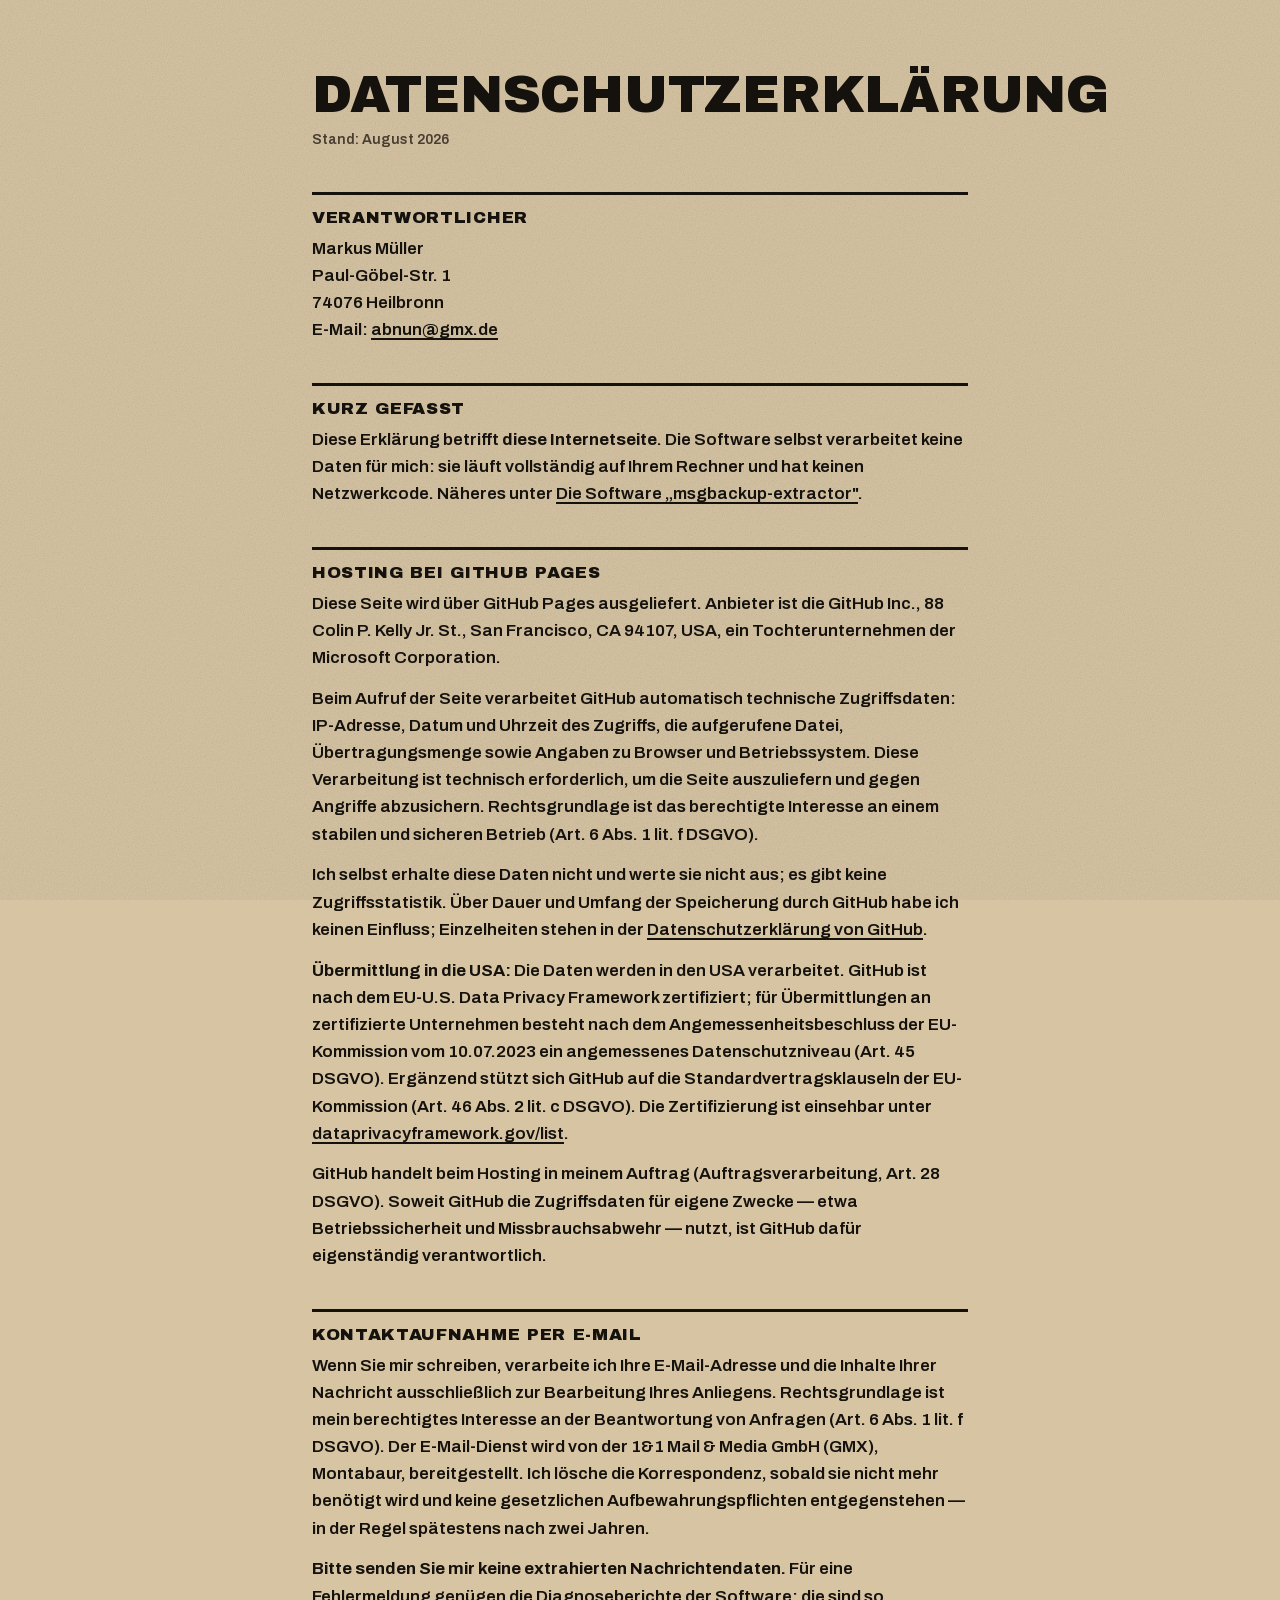
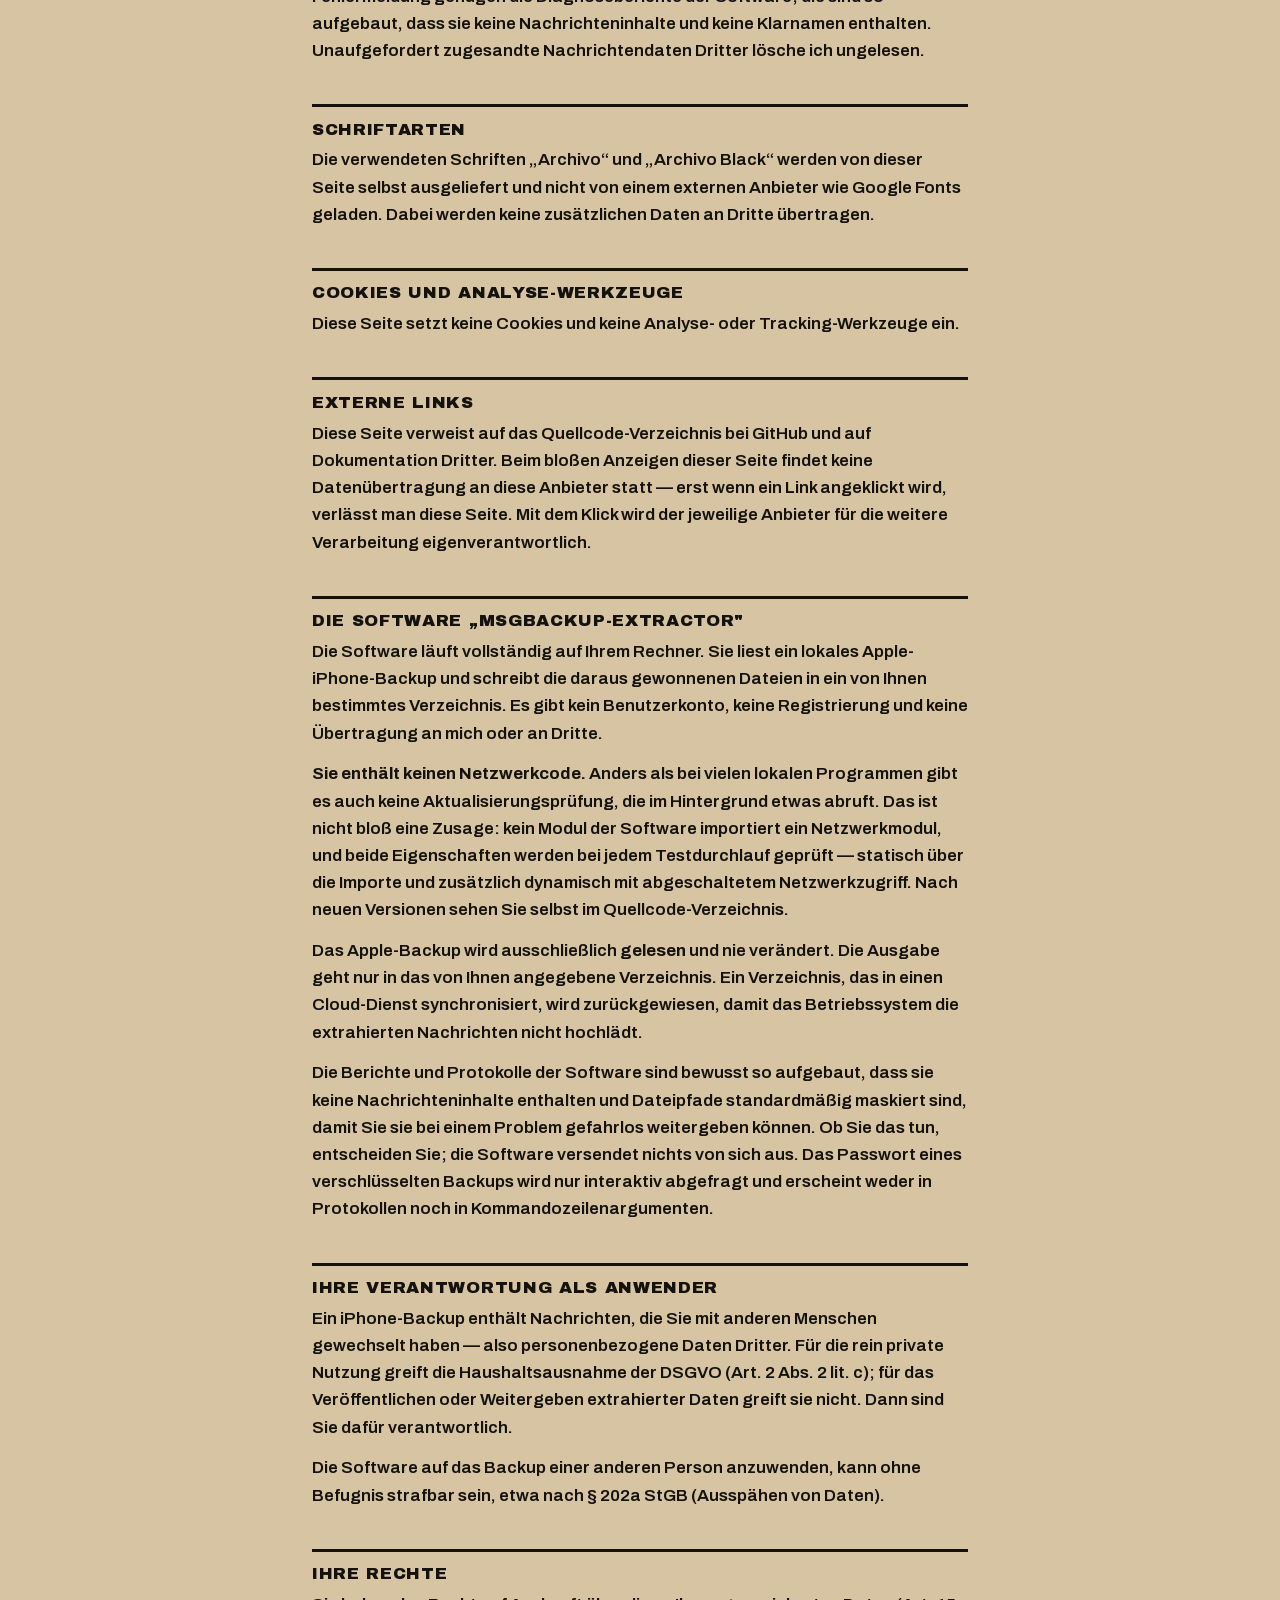
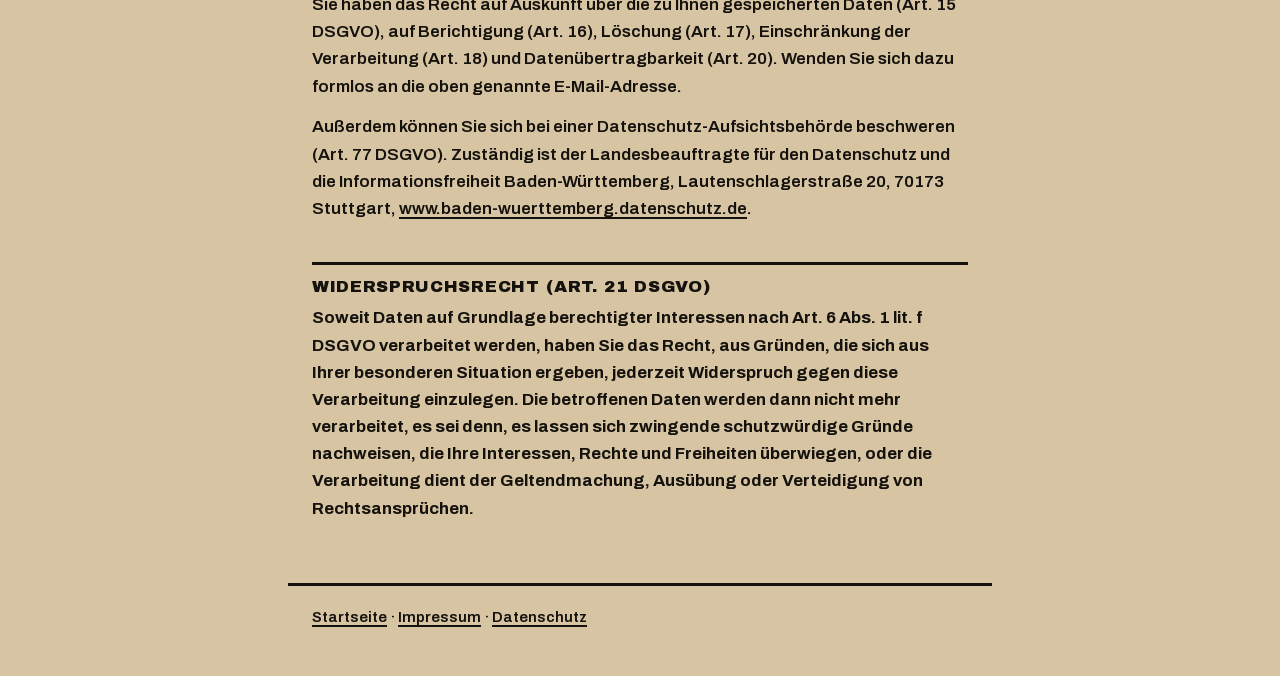
<file: website/datenschutz.html>
<!doctype html>
<html lang="de">
<head>
  <meta charset="UTF-8" />
  <meta http-equiv="Content-Security-Policy" content="default-src 'none'; script-src 'self'; style-src 'self'; font-src 'self'; img-src 'self' data:; base-uri 'none'; form-action 'none'" />
  <meta name="viewport" content="width=device-width, initial-scale=1.0" />
  <title>Datenschutz — msgbackup-extractor</title>
  <link rel="canonical" href="https://abnun.github.io/msgbackup-extractor/datenschutz.html" />
  <link rel="icon" href="data:image/svg+xml,%3Csvg xmlns='http://www.w3.org/2000/svg' viewBox='0 0 32 32'%3E%3Crect width='32' height='32' fill='%2315120e'/%3E%3Cpath d='M6 24 L14 12 L20 19 L24 14 L28 24 Z' fill='%23f2e8d6'/%3E%3Ccircle cx='23' cy='8' r='4' fill='%23f2e8d6'/%3E%3C/svg%3E" />
  <link rel="stylesheet" href="styles.css" />
</head>
<body>
  <main class="container">
    <h1>Datenschutzerklärung</h1>
    <p><small>Stand: August 2026</small></p>

    <h2>Verantwortlicher</h2>
    <p>
      Markus Müller<br />
      Paul-Göbel-Str. 1<br />
      74076 Heilbronn<br />
      E-Mail: <span class="mail"><span class="mail-benutzer">abnun</span><span class="mail-at"></span><span class="mail-anbieter">gmx.de</span></span>
    </p>

    <h2>Kurz gefasst</h2>
    <p>
      Diese Erklärung betrifft <strong>diese Internetseite</strong>. Die Software
      selbst verarbeitet keine Daten für mich: sie läuft vollständig auf Ihrem
      Rechner und hat keinen Netzwerkcode. Näheres unter
      <a href="#software">Die Software „msgbackup-extractor"</a>.
    </p>

    <h2>Hosting bei GitHub Pages</h2>
    <p>
      Diese Seite wird über GitHub Pages ausgeliefert. Anbieter ist die GitHub Inc.,
      88 Colin P. Kelly Jr. St., San Francisco, CA 94107, USA, ein Tochterunternehmen
      der Microsoft Corporation.
    </p>
    <p>
      Beim Aufruf der Seite verarbeitet GitHub automatisch technische Zugriffsdaten:
      IP-Adresse, Datum und Uhrzeit des Zugriffs, die aufgerufene Datei,
      Übertragungsmenge sowie Angaben zu Browser und Betriebssystem. Diese
      Verarbeitung ist technisch erforderlich, um die Seite auszuliefern und gegen
      Angriffe abzusichern. Rechtsgrundlage ist das berechtigte Interesse an einem
      stabilen und sicheren Betrieb (Art. 6 Abs. 1 lit. f DSGVO).
    </p>
    <p>
      Ich selbst erhalte diese Daten nicht und werte sie nicht aus; es gibt keine
      Zugriffsstatistik. Über Dauer und Umfang der Speicherung durch GitHub habe
      ich keinen Einfluss; Einzelheiten stehen in der
      <a href="https://docs.github.com/de/site-policy/privacy-policies/github-general-privacy-statement" target="_blank" rel="noopener noreferrer">Datenschutzerklärung von GitHub</a>.
    </p>
    <p>
      <strong>Übermittlung in die USA:</strong> Die Daten werden in den USA
      verarbeitet. GitHub ist nach dem EU-U.S. Data Privacy Framework zertifiziert;
      für Übermittlungen an zertifizierte Unternehmen besteht nach dem
      Angemessenheitsbeschluss der EU-Kommission vom 10.07.2023 ein angemessenes
      Datenschutzniveau (Art. 45 DSGVO). Ergänzend stützt sich GitHub auf die
      Standardvertragsklauseln der EU-Kommission (Art. 46 Abs. 2 lit. c DSGVO).
      Die Zertifizierung ist einsehbar unter
      <a href="https://www.dataprivacyframework.gov/list" target="_blank" rel="noopener noreferrer">dataprivacyframework.gov/list</a>.
    </p>
    <p>
      GitHub handelt beim Hosting in meinem Auftrag (Auftragsverarbeitung,
      Art. 28 DSGVO). Soweit GitHub die Zugriffsdaten für eigene Zwecke — etwa
      Betriebssicherheit und Missbrauchsabwehr — nutzt, ist GitHub dafür
      eigenständig verantwortlich.
    </p>

    <h2>Kontaktaufnahme per E-Mail</h2>
    <p>
      Wenn Sie mir schreiben, verarbeite ich Ihre E-Mail-Adresse und die Inhalte
      Ihrer Nachricht ausschließlich zur Bearbeitung Ihres Anliegens.
      Rechtsgrundlage ist mein berechtigtes Interesse an der Beantwortung von
      Anfragen (Art. 6 Abs. 1 lit. f DSGVO). Der E-Mail-Dienst wird von der
      1&amp;1 Mail &amp; Media GmbH (GMX), Montabaur, bereitgestellt. Ich lösche die
      Korrespondenz, sobald sie nicht mehr benötigt wird und keine gesetzlichen
      Aufbewahrungspflichten entgegenstehen — in der Regel spätestens nach zwei
      Jahren.
    </p>
    <p>
      <strong>Bitte senden Sie mir keine extrahierten Nachrichtendaten.</strong>
      Für eine Fehlermeldung genügen die Diagnoseberichte der Software; die sind
      so aufgebaut, dass sie keine Nachrichteninhalte und keine Klarnamen
      enthalten. Unaufgefordert zugesandte Nachrichtendaten Dritter lösche ich
      ungelesen.
    </p>

    <h2>Schriftarten</h2>
    <p>
      Die verwendeten Schriften „Archivo“ und „Archivo Black“ werden von dieser
      Seite selbst ausgeliefert und nicht von einem externen Anbieter wie Google
      Fonts geladen. Dabei werden keine zusätzlichen Daten an Dritte
      übertragen.
    </p>

    <h2>Cookies und Analyse-Werkzeuge</h2>
    <p>
      Diese Seite setzt keine Cookies und keine Analyse- oder
      Tracking-Werkzeuge ein.
    </p>

    <h2>Externe Links</h2>
    <p>
      Diese Seite verweist auf das Quellcode-Verzeichnis bei GitHub und auf
      Dokumentation Dritter. Beim bloßen Anzeigen dieser Seite findet keine
      Datenübertragung an diese Anbieter statt — erst wenn ein Link angeklickt
      wird, verlässt man diese Seite. Mit dem Klick wird der jeweilige Anbieter
      für die weitere Verarbeitung eigenverantwortlich.
    </p>

    <h2 id="software">Die Software „msgbackup-extractor"</h2>
    <p>
      Die Software läuft vollständig auf Ihrem Rechner. Sie liest ein lokales
      Apple-iPhone-Backup und schreibt die daraus gewonnenen Dateien in ein von
      Ihnen bestimmtes Verzeichnis. Es gibt kein Benutzerkonto, keine
      Registrierung und keine Übertragung an mich oder an Dritte.
    </p>
    <p>
      <strong>Sie enthält keinen Netzwerkcode.</strong> Anders als bei vielen
      lokalen Programmen gibt es auch keine Aktualisierungsprüfung, die im
      Hintergrund etwas abruft. Das ist nicht bloß eine Zusage: kein Modul der
      Software importiert ein Netzwerkmodul, und beide Eigenschaften werden bei
      jedem Testdurchlauf geprüft — statisch über die Importe und zusätzlich
      dynamisch mit abgeschaltetem Netzwerkzugriff. Nach neuen Versionen sehen
      Sie selbst im Quellcode-Verzeichnis.
    </p>
    <p>
      Das Apple-Backup wird ausschließlich <strong>gelesen</strong> und nie
      verändert. Die Ausgabe geht nur in das von Ihnen angegebene Verzeichnis.
      Ein Verzeichnis, das in einen Cloud-Dienst synchronisiert, wird
      zurückgewiesen, damit das Betriebssystem die extrahierten Nachrichten nicht
      hochlädt.
    </p>
    <p>
      Die Berichte und Protokolle der Software sind bewusst so aufgebaut, dass sie
      keine Nachrichteninhalte enthalten und Dateipfade standardmäßig maskiert
      sind, damit Sie sie bei einem Problem gefahrlos weitergeben können. Ob Sie
      das tun, entscheiden Sie; die Software versendet nichts von sich aus. Das
      Passwort eines verschlüsselten Backups wird nur interaktiv abgefragt und
      erscheint weder in Protokollen noch in Kommandozeilenargumenten.
    </p>

    <h2>Ihre Verantwortung als Anwender</h2>
    <p>
      Ein iPhone-Backup enthält Nachrichten, die Sie mit anderen Menschen
      gewechselt haben — also personenbezogene Daten Dritter. Für die rein
      private Nutzung greift die Haushaltsausnahme der DSGVO (Art. 2 Abs. 2
      lit. c); für das Veröffentlichen oder Weitergeben extrahierter Daten greift
      sie nicht. Dann sind Sie dafür verantwortlich.
    </p>
    <p>
      Die Software auf das Backup einer anderen Person anzuwenden, kann ohne
      Befugnis strafbar sein, etwa nach § 202a StGB (Ausspähen von Daten).
    </p>

    <h2>Ihre Rechte</h2>
    <p>
      Sie haben das Recht auf Auskunft über die zu Ihnen gespeicherten Daten
      (Art. 15 DSGVO), auf Berichtigung (Art. 16), Löschung (Art. 17),
      Einschränkung der Verarbeitung (Art. 18) und Datenübertragbarkeit (Art. 20).
      Wenden Sie sich dazu formlos an die oben genannte E-Mail-Adresse.
    </p>
    <p>
      Außerdem können Sie sich bei einer Datenschutz-Aufsichtsbehörde beschweren
      (Art. 77 DSGVO). Zuständig ist der Landesbeauftragte für den Datenschutz
      und die Informationsfreiheit Baden-Württemberg, Lautenschlagerstraße 20,
      70173 Stuttgart,
      <a href="https://www.baden-wuerttemberg.datenschutz.de" target="_blank" rel="noopener noreferrer">www.baden-wuerttemberg.datenschutz.de</a>.
    </p>

    <h2>Widerspruchsrecht (Art. 21 DSGVO)</h2>
    <p>
      <strong>Soweit Daten auf Grundlage berechtigter Interessen nach Art. 6
      Abs. 1 lit. f DSGVO verarbeitet werden, haben Sie das Recht, aus Gründen,
      die sich aus Ihrer besonderen Situation ergeben, jederzeit Widerspruch
      gegen diese Verarbeitung einzulegen. Die betroffenen Daten werden dann
      nicht mehr verarbeitet, es sei denn, es lassen sich zwingende
      schutzwürdige Gründe nachweisen, die Ihre Interessen, Rechte und
      Freiheiten überwiegen, oder die Verarbeitung dient der Geltendmachung,
      Ausübung oder Verteidigung von Rechtsansprüchen.</strong>
    </p>
  </main>

  <footer class="container">
    <p><a href="de/">Startseite</a> · <a href="impressum.html">Impressum</a> · <a href="datenschutz.html">Datenschutz</a></p>
  </footer>
  <script src="script.js" defer></script>
</body>
</html>
</file>
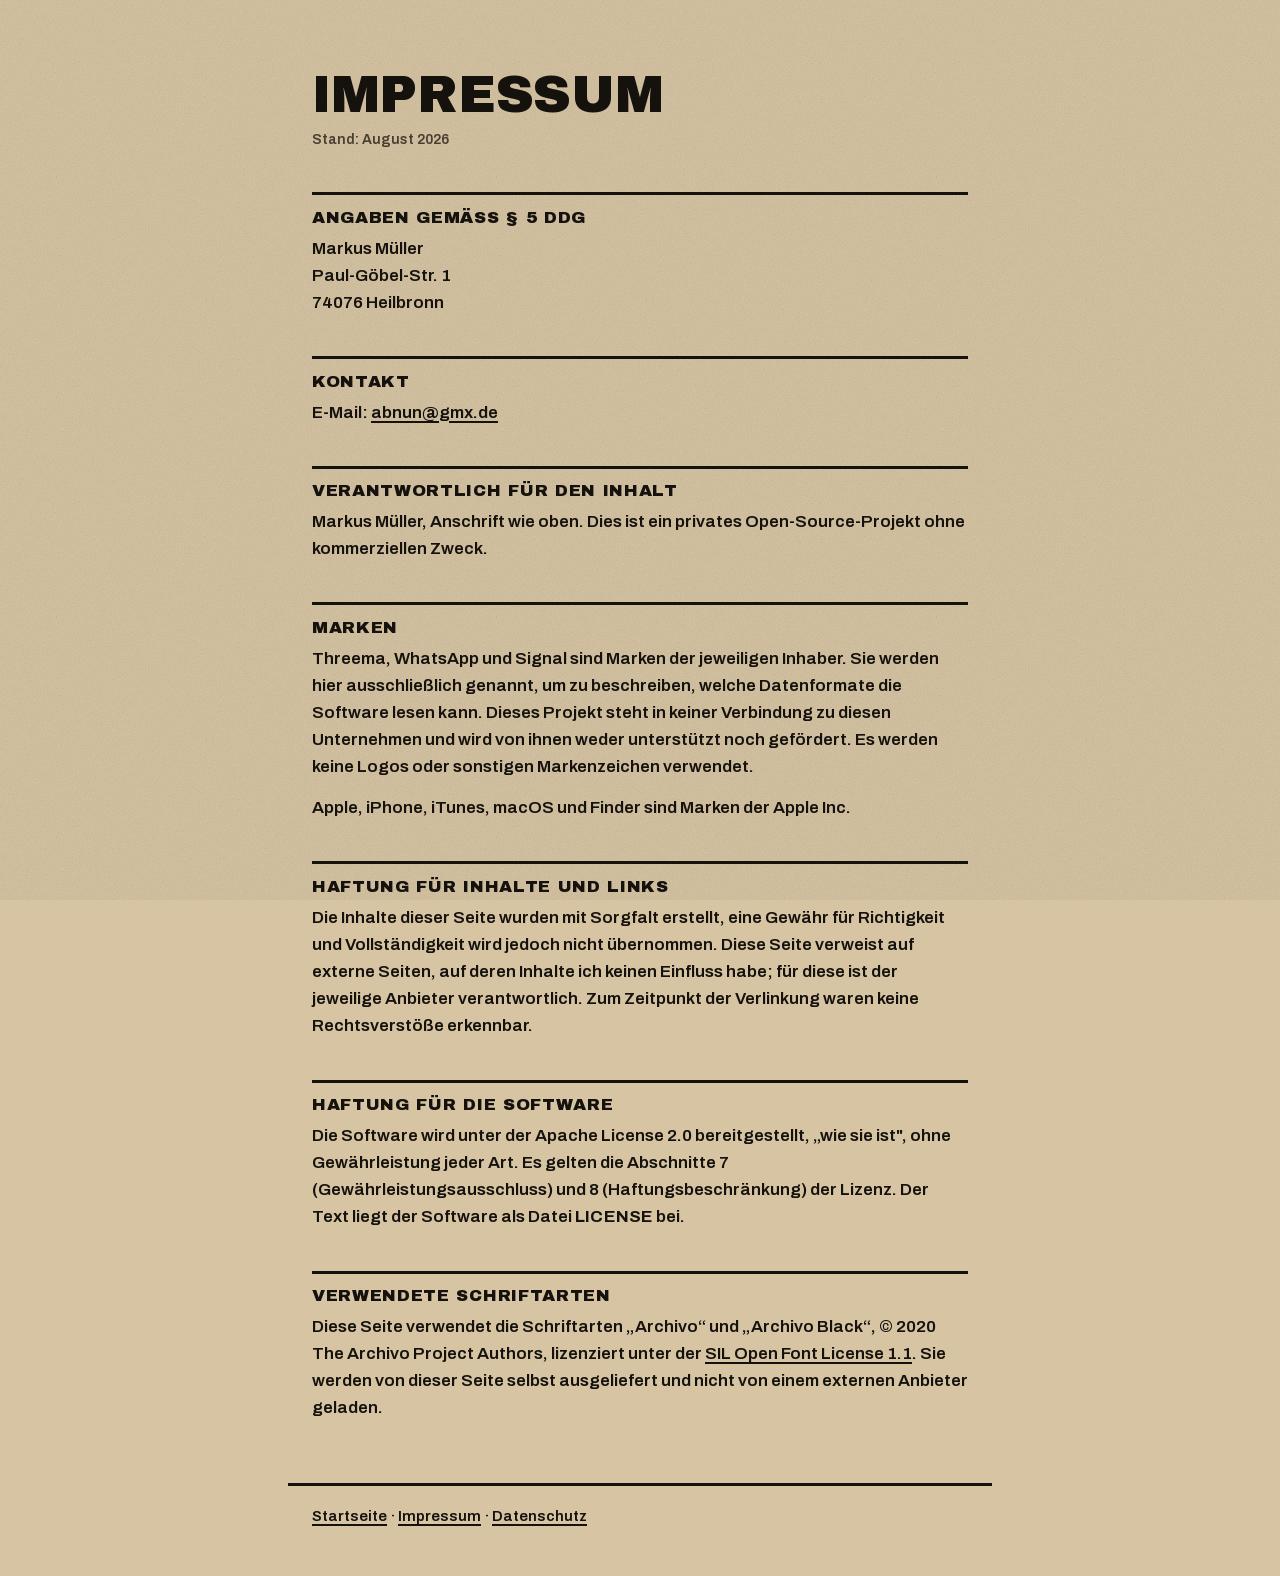
<file: website/impressum.html>
<!doctype html>
<html lang="de">
<head>
  <meta charset="UTF-8" />
  <meta http-equiv="Content-Security-Policy" content="default-src 'none'; script-src 'self'; style-src 'self'; font-src 'self'; img-src 'self' data:; base-uri 'none'; form-action 'none'" />
  <meta name="viewport" content="width=device-width, initial-scale=1.0" />
  <title>Impressum — msgbackup-extractor</title>
  <link rel="canonical" href="https://abnun.github.io/msgbackup-extractor/impressum.html" />
  <link rel="icon" href="data:image/svg+xml,%3Csvg xmlns='http://www.w3.org/2000/svg' viewBox='0 0 32 32'%3E%3Crect width='32' height='32' fill='%2315120e'/%3E%3Cpath d='M6 24 L14 12 L20 19 L24 14 L28 24 Z' fill='%23f2e8d6'/%3E%3Ccircle cx='23' cy='8' r='4' fill='%23f2e8d6'/%3E%3C/svg%3E" />
  <link rel="stylesheet" href="styles.css" />
</head>
<body>
  <main class="container">
    <h1>Impressum</h1>
    <p><small>Stand: August 2026</small></p>

    <h2>Angaben gemäß § 5 DDG</h2>
    <p>
      Markus Müller<br />
      Paul-Göbel-Str. 1<br />
      74076 Heilbronn
    </p>

    <h2>Kontakt</h2>
    <p>E-Mail: <span class="mail"><span class="mail-benutzer">abnun</span><span class="mail-at"></span><span class="mail-anbieter">gmx.de</span></span></p>

    <h2>Verantwortlich für den Inhalt</h2>
    <p>
      Markus Müller, Anschrift wie oben. Dies ist ein privates
      Open-Source-Projekt ohne kommerziellen Zweck.
    </p>

    <h2>Marken</h2>
    <p>
      Threema, WhatsApp und Signal sind Marken der jeweiligen Inhaber. Sie werden
      hier ausschließlich genannt, um zu beschreiben, welche Datenformate die
      Software lesen kann. Dieses Projekt steht in keiner Verbindung zu diesen
      Unternehmen und wird von ihnen weder unterstützt noch gefördert. Es werden
      keine Logos oder sonstigen Markenzeichen verwendet.
    </p>
    <p>
      Apple, iPhone, iTunes, macOS und Finder sind Marken der Apple Inc.
    </p>

    <h2>Haftung für Inhalte und Links</h2>
    <p>
      Die Inhalte dieser Seite wurden mit Sorgfalt erstellt, eine Gewähr für
      Richtigkeit und Vollständigkeit wird jedoch nicht übernommen. Diese Seite
      verweist auf externe Seiten, auf deren Inhalte ich keinen Einfluss habe;
      für diese ist der jeweilige Anbieter verantwortlich. Zum Zeitpunkt der
      Verlinkung waren keine Rechtsverstöße erkennbar.
    </p>

    <h2>Haftung für die Software</h2>
    <p>
      Die Software wird unter der Apache License 2.0 bereitgestellt, „wie sie
      ist", ohne Gewährleistung jeder Art. Es gelten die Abschnitte 7
      (Gewährleistungsausschluss) und 8 (Haftungsbeschränkung) der Lizenz. Der
      Text liegt der Software als Datei <code>LICENSE</code> bei.
    </p>

    <h2>Verwendete Schriftarten</h2>
    <p>
      Diese Seite verwendet die Schriftarten „Archivo“ und „Archivo Black“,
      © 2020 The Archivo Project Authors, lizenziert unter der
      <a href="fonts/OFL.txt">SIL Open Font License 1.1</a>. Sie werden von
      dieser Seite selbst ausgeliefert und nicht von einem externen Anbieter
      geladen.
    </p>
  </main>

  <footer class="container">
    <p><a href="de/">Startseite</a> · <a href="impressum.html">Impressum</a> · <a href="datenschutz.html">Datenschutz</a></p>
  </footer>
  <script src="script.js" defer></script>
</body>
</html>
</file>
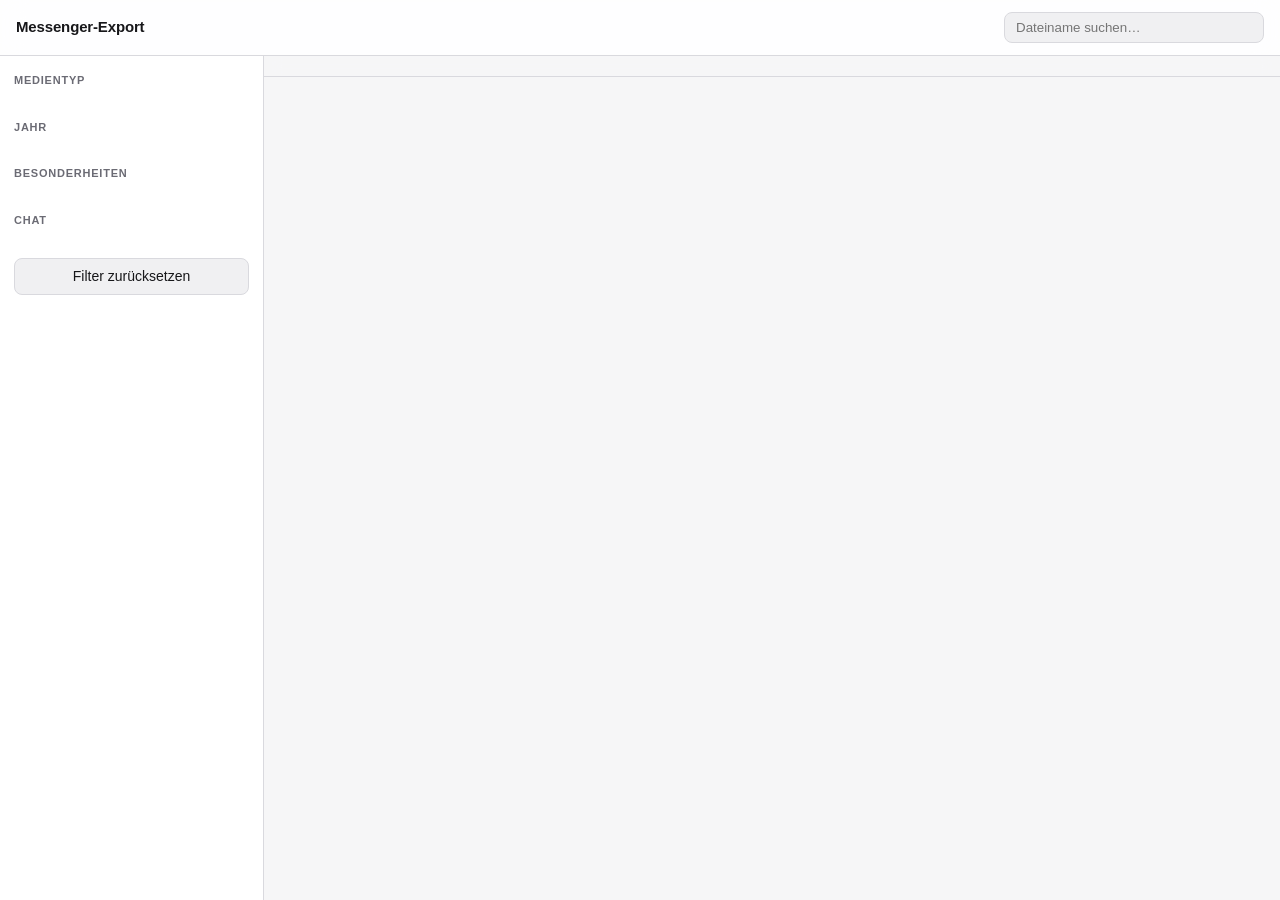
<file: src/msgbackup_extractor/ui/template.html>
<!doctype html>
<html lang="de">
<head>
<meta charset="utf-8">
<meta name="viewport" content="width=device-width, initial-scale=1">
<meta name="referrer" content="no-referrer">
<meta name="generator" content="msgbackup-extractor">
<title>Messenger-Export</title>
<style>
/* ---------------------------------------------------------------------------
   Alles inline. Keine externen Fonts, keine CDN-Verweise, keine Netzzugriffe.
   --------------------------------------------------------------------------- */
:root {
  color-scheme: light dark;
  --bg: #f6f6f7;
  --panel: #ffffff;
  --panel-2: #f0f0f2;
  --line: #d9d9de;
  --text: #17171a;
  --muted: #6b6b74;
  --accent: #2f6fdb;
  --accent-soft: #e5eefc;
  --warn: #9a5b00;
  --warn-soft: #fdf1dd;
  --shadow: 0 1px 2px rgba(0,0,0,.06), 0 8px 24px rgba(0,0,0,.06);
  --radius: 10px;
  --sidebar: 264px;
  --header: 56px;
  font-synthesis-weight: none;
}
@media (prefers-color-scheme: dark) {
  :root {
    --bg: #16171a;
    --panel: #1e1f23;
    --panel-2: #26272c;
    --line: #33343a;
    --text: #ececed;
    --muted: #9a9aa4;
    --accent: #6ea2ff;
    --accent-soft: #1f2c45;
    --warn: #e0a854;
    --warn-soft: #33280f;
    --shadow: 0 1px 2px rgba(0,0,0,.4), 0 8px 24px rgba(0,0,0,.35);
  }
}
* { box-sizing: border-box; }
html, body { height: 100%; }
body {
  margin: 0;
  background: var(--bg);
  color: var(--text);
  font: 14px/1.5 -apple-system, BlinkMacSystemFont, "Segoe UI", Roboto, sans-serif;
  -webkit-font-smoothing: antialiased;
}
button { font: inherit; color: inherit; }

/* -- Kopfzeile ------------------------------------------------------------ */
header {
  position: sticky; top: 0; z-index: 30;
  height: var(--header);
  display: flex; align-items: center; gap: 16px;
  padding: 0 16px;
  background: color-mix(in srgb, var(--panel) 88%, transparent);
  backdrop-filter: saturate(180%) blur(12px);
  border-bottom: 1px solid var(--line);
}
header h1 { margin: 0; font-size: 15px; font-weight: 650; letter-spacing: -.01em; }
header .meta { color: var(--muted); font-size: 12.5px; font-variant-numeric: tabular-nums; }
header .spacer { flex: 1; }
.switch {
  display: inline-flex; gap: 2px; padding: 2px;
  background: var(--panel-2); border: 1px solid var(--line); border-radius: 9px;
}
.switch[hidden] { display: none; }
.switch button {
  padding: 5px 12px; border: 0; border-radius: 7px; cursor: pointer;
  background: transparent; font-size: 12.5px; white-space: nowrap;
}
.switch button:hover { color: var(--accent); }
.switch button[aria-pressed="true"] {
  background: var(--panel); color: var(--accent); font-weight: 650;
  box-shadow: 0 1px 2px rgba(0,0,0,.08);
}
.switch button .n {
  margin-left: 6px; color: var(--muted); font-variant-numeric: tabular-nums;
}
.switch button[aria-pressed="true"] .n { color: inherit; opacity: .7; }
.row .via {
  margin-left: 6px; padding: 1px 5px; border-radius: 4px;
  background: var(--panel-2); color: var(--muted); font-size: 10px; font-weight: 600;
}

#search {
  width: 260px; padding: 7px 11px;
  background: var(--panel-2); color: var(--text);
  border: 1px solid var(--line); border-radius: 8px;
}
#search:focus { outline: 2px solid var(--accent); outline-offset: -1px; border-color: transparent; }

/* -- Grundraster --------------------------------------------------------- */
.layout { display: grid; grid-template-columns: var(--sidebar) 1fr; align-items: start; }
@media (max-width: 820px) {
  .layout { grid-template-columns: 1fr; }
  aside { position: static !important; height: auto !important; border-right: 0 !important;
          border-bottom: 1px solid var(--line); }
}

/* -- Filterleiste -------------------------------------------------------- */
aside {
  position: sticky; top: var(--header);
  height: calc(100vh - var(--header));
  overflow-y: auto;
  padding: 16px 14px 40px;
  background: var(--panel);
  border-right: 1px solid var(--line);
}
aside section { margin-bottom: 22px; }
aside h2 {
  margin: 0 0 8px; font-size: 11px; font-weight: 700;
  letter-spacing: .07em; text-transform: uppercase; color: var(--muted);
}
.chips { display: flex; flex-wrap: wrap; gap: 6px; }
.chip {
  padding: 5px 10px; border-radius: 999px; cursor: pointer;
  background: var(--panel-2); border: 1px solid var(--line);
  font-size: 12.5px; white-space: nowrap;
}
.chip[aria-pressed="true"] {
  background: var(--accent-soft); border-color: var(--accent); color: var(--accent);
  font-weight: 600;
}
.chip .n { color: var(--muted); font-variant-numeric: tabular-nums; margin-left: 5px; }
.chip:disabled, .row:disabled { opacity: .34; cursor: default; }
.chip:disabled:hover, .row:disabled:hover { background: var(--panel-2); }
.row:disabled:hover { background: transparent; }
.chip[aria-pressed="true"] .n { color: inherit; opacity: .75; }
.rows { display: flex; flex-direction: column; gap: 2px; }
.row {
  display: flex; align-items: center; gap: 8px; width: 100%;
  padding: 6px 8px; border: 0; border-radius: 7px; cursor: pointer;
  background: transparent; text-align: left; font-size: 13px;
}
.row:hover { background: var(--panel-2); }
.row[aria-pressed="true"] { background: var(--accent-soft); color: var(--accent); font-weight: 600; }
.row .label { flex: 1; overflow: hidden; text-overflow: ellipsis; white-space: nowrap; }
.row .n { color: var(--muted); font-size: 12px; font-variant-numeric: tabular-nums; }
.row[aria-pressed="true"] .n { color: inherit; opacity: .75; }
#reset {
  width: 100%; padding: 7px; border-radius: 8px; cursor: pointer;
  background: var(--panel-2); border: 1px solid var(--line);
}
#reset:hover { border-color: var(--accent); color: var(--accent); }

/* -- Inhaltsbereich ------------------------------------------------------ */
main { padding: 18px 18px 80px; min-width: 0; }
.status {
  position: sticky; top: var(--header); z-index: 20;
  margin: -18px -18px 14px; padding: 10px 18px;
  background: color-mix(in srgb, var(--bg) 88%, transparent);
  backdrop-filter: blur(8px);
  border-bottom: 1px solid var(--line);
  color: var(--muted); font-size: 12.5px; font-variant-numeric: tabular-nums;
}
.status b { color: var(--text); font-weight: 650; }
.month {
  margin: 26px 0 10px; padding-bottom: 6px;
  border-bottom: 1px solid var(--line);
  font-size: 13px; font-weight: 650; color: var(--muted);
  font-variant-numeric: tabular-nums;
}
.month:first-child { margin-top: 4px; }
.grid {
  display: grid; gap: 10px;
  grid-template-columns: repeat(auto-fill, minmax(140px, 1fr));
}
.cell {
  position: relative; aspect-ratio: 1; padding: 0; cursor: pointer;
  background: var(--panel-2); border: 1px solid var(--line);
  border-radius: var(--radius); overflow: hidden;
}
.cell:hover { border-color: var(--accent); }
.cell:focus-visible { outline: 2px solid var(--accent); outline-offset: 2px; }
.cell img { width: 100%; height: 100%; object-fit: cover; display: block; }
.cell .ph {
  width: 100%; height: 100%; display: grid; place-items: center;
  color: var(--muted); text-align: center;
}
.cell .ph svg { display: block; margin: 0 auto; opacity: .75; }
.cell .ph small { display: block; font-size: 10.5px; margin-top: 6px; }
.badge { display: inline-flex; align-items: center; gap: 4px; }
.badge svg { flex: none; }
.badges {
  position: absolute; top: 6px; left: 6px; right: 6px;
  display: flex; flex-wrap: wrap; gap: 4px; pointer-events: none;
}
.badge {
  padding: 2px 6px; border-radius: 5px; font-size: 10px; font-weight: 650;
  background: rgba(0,0,0,.62); color: #fff; backdrop-filter: blur(3px);
}
.badge.warn { background: var(--warn); }
.cell .name {
  position: absolute; inset: auto 0 0 0; padding: 14px 7px 5px;
  background: linear-gradient(transparent, rgba(0,0,0,.72));
  color: #fff; font-size: 10.5px;
  overflow: hidden; text-overflow: ellipsis; white-space: nowrap;
}
.empty { padding: 60px 20px; text-align: center; color: var(--muted); }

/* -- Einzelansicht ------------------------------------------------------- */
dialog#viewer {
  width: min(96vw, 1400px); max-width: none;
  height: min(94vh, 1000px); max-height: none;
  padding: 0; border: 0; border-radius: 14px;
  background: var(--panel); color: var(--text); box-shadow: var(--shadow);
}
dialog#viewer::backdrop { background: rgba(0,0,0,.72); backdrop-filter: blur(3px); }
.viewer { display: grid; grid-template-columns: 1fr 300px; height: 100%; }
@media (max-width: 760px) { .viewer { grid-template-columns: 1fr; } }
.stage {
  display: grid; place-items: center; min-width: 0; min-height: 0;
  background: #0b0b0d; padding: 12px;
}
.stage img, .stage video { max-width: 100%; max-height: 100%; object-fit: contain; }
.stage audio { width: min(92%, 460px); }
.stage .fallback { color: #cfcfd6; text-align: center; padding: 24px; }
.stage .fallback a { color: #9dc0ff; }
.info { padding: 16px; overflow-y: auto; border-left: 1px solid var(--line); }
.info h3 {
  margin: 0 0 12px; font-size: 14px; font-weight: 650; word-break: break-word;
}
.info dl { margin: 0; display: grid; grid-template-columns: auto 1fr; gap: 6px 12px; }
.info dt { color: var(--muted); font-size: 12px; }
.info dd {
  margin: 0; font-size: 12.5px; word-break: break-all;
  font-variant-numeric: tabular-nums;
}
.info .note {
  margin-top: 14px; padding: 9px 11px; border-radius: 8px;
  background: var(--warn-soft); color: var(--warn); font-size: 12px;
}
.nav {
  display: flex; gap: 8px; margin-top: 16px; padding-top: 14px;
  border-top: 1px solid var(--line);
}
.nav button {
  flex: 1; padding: 8px; border-radius: 8px; cursor: pointer;
  background: var(--panel-2); border: 1px solid var(--line);
}
.nav button:hover:not(:disabled) { border-color: var(--accent); color: var(--accent); }
.nav button:disabled { opacity: .4; cursor: default; }
.hint { margin-top: 10px; color: var(--muted); font-size: 11.5px; }
kbd {
  padding: 1px 5px; border-radius: 4px; font-size: 11px;
  background: var(--panel-2); border: 1px solid var(--line);
}

/* -- Auswahl ------------------------------------------------------------- */
.pick {
  position: absolute; top: 6px; right: 6px; z-index: 2;
  width: 24px; height: 24px; padding: 0; border-radius: 6px; cursor: pointer;
  display: grid; place-items: center;
  background: rgba(0,0,0,.5); border: 1px solid rgba(255,255,255,.55);
  color: #fff; opacity: 0; transition: opacity .12s;
}
.cell:hover .pick, .cell:focus-within .pick, .pick[aria-pressed="true"] { opacity: 1; }
.pick[aria-pressed="true"] {
  background: var(--accent); border-color: var(--accent);
}
.pick svg { display: block; }
.pick .tick { visibility: hidden; }
.pick[aria-pressed="true"] .tick { visibility: visible; }
.cell.selected { border-color: var(--accent); box-shadow: inset 0 0 0 2px var(--accent); }
.cell.selected img { opacity: .8; }

.tray {
  position: fixed; inset: auto 0 0 0; z-index: 40;
  display: flex; align-items: center; gap: 10px; flex-wrap: wrap;
  padding: 11px 16px;
  background: color-mix(in srgb, var(--panel) 94%, transparent);
  backdrop-filter: blur(12px);
  border-top: 1px solid var(--line);
  box-shadow: 0 -6px 24px rgba(0,0,0,.10);
}
.tray[hidden] { display: none; }
.tray .count { font-weight: 650; font-variant-numeric: tabular-nums; }
.tray .sub { color: var(--muted); font-size: 12.5px; font-variant-numeric: tabular-nums; }
.tray .spacer { flex: 1; }
.tray button {
  padding: 7px 13px; border-radius: 8px; cursor: pointer;
  background: var(--panel-2); border: 1px solid var(--line);
}
.tray button:hover { border-color: var(--accent); color: var(--accent); }
.tray button.primary {
  background: var(--accent); border-color: var(--accent); color: #fff; font-weight: 600;
}
.tray button.primary:hover { color: #fff; filter: brightness(1.08); }
.tray button:disabled {
  opacity: .42; cursor: default; border-color: var(--line); color: inherit;
}
.tray button:disabled:hover { border-color: var(--line); color: inherit; filter: none; }
.tray .filter {
  display: inline-flex; align-items: center; gap: 6px;
  padding: 3px 9px; border-radius: 999px;
  background: var(--accent-soft); color: var(--accent);
  font-size: 12px; font-weight: 600;
  max-width: 46vw; overflow: hidden; text-overflow: ellipsis; white-space: nowrap;
}
main { padding-bottom: 80px; }

dialog#hand {
  width: min(94vw, 780px); padding: 0; border: 0; border-radius: 14px;
  background: var(--panel); color: var(--text); box-shadow: var(--shadow);
  /* Ohne Deckel waechst der Dialog mit dem Inhalt ueber den Schirm hinaus -
     und oeffnet dann am Ende statt am Anfang. */
  max-height: 88vh; overflow-y: auto;
}
dialog#hand::backdrop { background: rgba(0,0,0,.6); }
.hand { padding: 20px 22px 18px; }
.hand h2 {
  margin: 0 0 4px; font-size: 16px; font-weight: 650;
  text-transform: none; letter-spacing: 0; color: var(--text);
}
.hand p { margin: 0 0 14px; color: var(--muted); font-size: 13px; }
.hand .hand-scope {
  border: 1px solid var(--accent); border-radius: 9px;
  padding: 11px 13px; margin: 0 0 16px;
  background: var(--accent-soft, transparent);
}
.hand .hand-scope p { margin: 0 0 9px; color: var(--text); font-size: 13px; }
.hand .hand-direct {
  border: 1px solid var(--accent); border-radius: 10px;
  background: var(--accent-soft); padding: 13px 14px; margin: 0 0 16px;
}
.hand .hd-steps { display: flex; align-items: center; gap: 10px; margin: 8px 0; flex-wrap: wrap; }
.hand .hd-state { font-size: 12.5px; color: var(--muted); }
.hand .hd-state.ok { color: var(--ok, #17794a); }
.hand .hd-state.bad { color: var(--bad, #b3261e); }
.hand .hd-limits { margin: 10px 0 0; }
/* Ein leerer Ergebnisbereich soll keine Hoehe belegen - sonst klafft im
   Panel eine Luecke, die aussieht wie ein vergessener Kasten. */
.hand #hd-result:empty { display: none; }
.hand .hand-direct > :last-child { margin-bottom: 0; }
.hand h3.hand-cli-head {
  margin: 22px 0 10px; font-size: 12px; font-weight: 650;
  text-transform: uppercase; letter-spacing: .06em; color: var(--muted);
  line-height: 1.35;
}
.hand .hand-target {
  display: grid; grid-template-columns: auto minmax(0, 1fr) auto;
  align-items: center; gap: 8px; margin: 0 0 14px;
}
.hand .hand-target label {
  font-size: 12px; font-weight: 650; text-transform: uppercase;
  letter-spacing: .06em; color: var(--muted);
}
.hand .hand-target input {
  width: 100%; padding: 7px 10px;
  background: var(--panel-2); color: var(--text);
  border: 1px solid var(--line); border-radius: 8px;
  font: 12.5px/1.5 ui-monospace, SFMono-Regular, Menlo, monospace;
}
.hand dl.hand-legend {
  margin: 4px 0 16px; padding: 11px 13px;
  border: 1px solid var(--line); border-radius: 9px;
  background: var(--panel-2); font-size: 12.5px;
  display: grid; grid-template-columns: auto minmax(0, 1fr); gap: 4px 12px;
}
.hand dl.hand-legend dt { margin: 0; }
.hand dl.hand-legend dd { margin: 0; color: var(--muted); }
.hand dl.hand-legend code {
  font: 12px/1.5 ui-monospace, SFMono-Regular, Menlo, monospace;
}
.hand p.hand-plan {
  margin: 0 0 10px; font-size: 12px; font-weight: 650;
  text-transform: uppercase; letter-spacing: .06em; color: var(--muted);
}
.hand details.step {
  border: 1px solid var(--line); border-radius: 9px;
  background: var(--panel-2); margin: 0 0 6px;
}
.hand details.step > summary {
  cursor: pointer; padding: 9px 12px; font-size: 13px; font-weight: 600;
  list-style: none;
}
.hand details.step > summary::-webkit-details-marker { display: none; }
.hand details.step > summary::before {
  content: "▸"; display: inline-block; width: 1.1em; color: var(--muted);
}
.hand details.step[open] > summary::before { content: "▾"; }
.hand details.step > pre,
.hand details.step > textarea {
  margin: 0; border: 0; border-top: 1px solid var(--line);
  border-radius: 0 0 8px 8px; background: transparent;
}
.hand .stepcopy {
  margin: 0 0 18px; display: flex; gap: 8px; align-items: center;
}
.hand p.hand-note {
  margin: 6px 0 14px; color: var(--muted); font-size: 12.5px;
}
.hand p.hand-single {
  border-left: 3px solid var(--accent);
  padding: 8px 0 8px 12px; margin-bottom: 16px; color: var(--text);
}
.hand pre {
  margin: 0 0 8px; padding: 11px 13px; overflow: auto; max-height: 38vh;
  background: var(--panel-2); border: 1px solid var(--line); border-radius: 9px;
  font-size: 12px; line-height: 1.6; white-space: pre; -webkit-user-select: all;
  user-select: all;
}
.hand textarea {
  width: 100%; height: 190px; resize: vertical; padding: 10px 12px;
  background: var(--panel-2); color: var(--text);
  border: 1px solid var(--line); border-radius: 9px;
  font: 11.5px/1.55 ui-monospace, SFMono-Regular, Menlo, monospace;
  white-space: pre; overflow-wrap: normal;
}
.hand .actions { display: flex; gap: 8px; margin-top: 14px; }
.hand .actions button {
  padding: 8px 14px; border-radius: 8px; cursor: pointer;
  background: var(--panel-2); border: 1px solid var(--line);
}
.hand .actions button.primary {
  background: var(--accent); border-color: var(--accent); color: #fff; font-weight: 600;
}
.hand .actions .spacer { flex: 1; }
.hand .said { color: var(--accent); font-size: 12.5px; align-self: center; }
.hand h3 {
  margin: 18px 0 6px; font-size: 12px; font-weight: 700;
  letter-spacing: .06em; text-transform: uppercase; color: var(--muted);
}
</style>
</head>
<body>
<header>
  <h1>Messenger-Export</h1>
  <span class="meta" id="head-meta"></span>
  <span class="spacer"></span>
  <div class="switch" id="switch" role="group" aria-label="Messenger" hidden></div>
  <input id="search" type="search" placeholder="Dateiname suchen…" autocomplete="off"
         spellcheck="false" aria-label="Dateiname suchen">
</header>

<div class="layout">
  <aside>
    <section>
      <h2>Medientyp</h2>
      <div class="chips" id="kinds"></div>
    </section>
    <section>
      <h2>Jahr</h2>
      <div class="chips" id="years"></div>
    </section>
    <section>
      <h2>Besonderheiten</h2>
      <div class="chips" id="flags"></div>
    </section>
    <section>
      <h2>Chat</h2>
      <div class="rows" id="chats"></div>
    </section>
    <button id="reset" type="button">Filter zurücksetzen</button>
  </aside>

  <main>
    <div class="status" id="status"></div>
    <div id="results"></div>
  </main>
</div>

<div class="tray" id="tray" hidden>
  <span class="count" id="tray-count"></span>
  <span class="sub" id="tray-size"></span>
  <span class="filter" id="tray-filter" hidden></span>
  <span class="spacer"></span>
  <button type="button" id="tray-all"></button>
  <button type="button" id="tray-clear">Auswahl aufheben</button>
  <button type="button" class="primary" id="tray-hand">Auswahl übernehmen …</button>
</div>

<dialog id="hand">
  <div class="hand">
    <h2>Auswahl herunterladen</h2>
    <p id="hand-intro"></p>
    <div id="hand-scope" class="hand-scope" hidden>
      <p id="hand-scope-text"></p>
    </div>
    <p id="hand-single" class="hand-single" hidden>Für <strong>eine einzelne
    Datei</strong> geht es kürzer: in der Einzelansicht Rechtsklick auf das Bild
    und „Bild speichern unter…". Das ist eine Funktion des Browsers und geht an
    der Sperre vorbei.</p>
    <div id="hand-direct" class="hand-direct" hidden>
      <p class="label label--tight">Ohne Terminal: hier kopieren</p>
      <p class="note" id="hd-note"></p>
      <div class="hd-steps">
        <button type="button" id="hd-export">1 · Exportordner freigeben …</button>
        <span id="hd-export-state" class="hd-state"></span>
      </div>
      <div class="hd-steps">
        <button type="button" id="hd-target">2 · Zielordner freigeben …</button>
        <span id="hd-target-state" class="hd-state"></span>
      </div>
      <div class="hd-steps">
        <button type="button" class="primary" id="hd-run" disabled>3 · Kopieren</button>
        <button type="button" id="hd-stop" hidden>Abbrechen</button>
        <span id="hd-progress" class="hd-state"></span>
      </div>
      <div id="hd-result"></div>
      <p class="note hd-limits" id="hd-limits"></p>
    </div>

    <div class="hand-target">
      <label for="hand-target-input">Zielordner</label>
      <input id="hand-target-input" type="text" spellcheck="false"
             autocapitalize="off" autocorrect="off" />
      <button type="button" id="hand-target-reset" title="Auf ~/Auswahl zurücksetzen">Zurücksetzen</button>
    </div>
    <h3 id="hand-cli-head" class="hand-cli-head">Oder<br />im Terminal</h3>
    <div id="hand-steps"></div>
    <dl class="hand-legend">
      <dt><code>--output</code></dt>
      <dd>Das Exportverzeichnis, aus dem gesammelt wird — dort liegt das
      Export-Manifest. Steht schon richtig drin, nichts zu tun.</dd>
      <dt><code>--target</code></dt>
      <dd>Wohin die Auswahl kopiert wird. <strong>Das darfst du ändern</strong>,
      wenn du sie woanders haben willst. Die CLI legt das Verzeichnis an; es muss
      außerhalb des Exports liegen.</dd>
    </dl>
    <div class="actions">
      <span class="said" id="hand-said"></span>
      <span class="spacer"></span>
      <button type="button" id="hand-close">Schließen</button>
    </div>
  </div>
</dialog>

<dialog id="viewer">
  <div class="viewer">
    <div class="stage" id="stage"></div>
    <div class="info">
      <h3 id="v-title"></h3>
      <dl id="v-meta"></dl>
      <div id="v-note"></div>
      <div class="nav">
        <button type="button" id="v-prev">← Zurück</button>
        <button type="button" id="v-next">Weiter →</button>
      </div>
      <div class="nav">
        <button type="button" id="v-pick"></button>
      </div>
      <p class="hint">Zum Speichern: Rechtsklick auf das Bild &rarr;
        „Bild speichern unter…". Ein Download-Knopf ist hier nicht möglich —
        aus einer lokal geöffneten Seite lädt der Browser nichts herunter.</p>
      <p class="hint"><kbd>←</kbd> <kbd>→</kbd> blättern, <kbd>Leer</kbd> auswählen,
        <kbd>Esc</kbd> schließen</p>
    </div>
  </div>
</dialog>

<script>
"use strict";
const DATA = /*__INDEX__*/;
</script>
<script>
"use strict";
(function () {
  const items = DATA.items || [];
  const chats = DATA.chats || [];
  const counts = DATA.counts || {};

  /* --- Hilfen ----------------------------------------------------------- */

  // Pfade koennen Leerzeichen, Umlaute und Emoji enthalten. Jedes Segment
  // einzeln kodieren, damit die Schraegstriche erhalten bleiben.
  const href = (p) => p.split("/").map(encodeURIComponent).join("/");

  // Plural fuer die Filterleiste, Singular fuer die Kennzeichnung an der Kachel.
  const KIND_LABEL = {
    image: "Bilder", video: "Videos", audio: "Audio",
    document: "Dokumente", internal: "App-Interna", other: "Sonstige",
  };
  const KIND_ONE = {
    image: "Bild", video: "Video", audio: "Audio",
    document: "Dokument", internal: "App-intern", other: "Sonstiges",
  };

  // Inline-SVG statt Emoji: Emoji fallen ohne passenden Font auf
  // Ersatzglyphen zurueck, und ein Symbol soll ueberall gleich aussehen.
  const ICON = {
    image: '<path d="M3 5h18v14H3z" fill="none" stroke="currentColor" stroke-width="1.6"/>' +
           '<circle cx="8.5" cy="10" r="1.8" fill="currentColor"/>' +
           '<path d="M4 18l5-5 3.5 3.5L16 13l4 5z" fill="currentColor"/>',
    video: '<path d="M9 7.5v9l7.5-4.5z" fill="currentColor"/>' +
           '<rect x="3" y="4" width="18" height="16" rx="2" fill="none" ' +
           'stroke="currentColor" stroke-width="1.6"/>',
    audio: '<path d="M14 4v12.2a3 3 0 1 1-2-2.83V6.6l-5 1.2v9.4a3 3 0 1 1-2-2.83V6L14 4z" ' +
           'fill="currentColor"/>',
    document: '<path d="M6 3h8l4 4v14H6z" fill="none" stroke="currentColor" ' +
              'stroke-width="1.6"/><path d="M14 3v4h4" fill="none" stroke="currentColor" ' +
              'stroke-width="1.6"/><path d="M9 12h6M9 15h6M9 18h4" stroke="currentColor" ' +
              'stroke-width="1.4" fill="none"/>',
    internal: '<path d="M4 6h16v12H4z" fill="none" stroke="currentColor" stroke-width="1.6"/>' +
              '<path d="M4 10h16M8 6v12" stroke="currentColor" stroke-width="1.4"/>',
    other: '<circle cx="12" cy="12" r="8.5" fill="none" stroke="currentColor" ' +
           'stroke-width="1.6"/><path d="M12 16.5v.01M9.6 9.2a2.5 2.5 0 1 1 2.9 3.1v1" ' +
           'stroke="currentColor" stroke-width="1.6" fill="none" stroke-linecap="round"/>',
  };
  function svg(kind, size) {
    return `<svg viewBox="0 0 24 24" width="${size}" height="${size}" ` +
           `aria-hidden="true">${ICON[kind] || ICON.other}</svg>`;
  }
  const MONTHS = ["Januar","Februar","März","April","Mai","Juni",
                  "Juli","August","September","Oktober","November","Dezember"];

  // Muss zur Rasterbreite in der CSS passen: repeat(auto-fill, minmax(140px, 1fr)).
  // Etwas zu grosszuegig geschaetzt ist richtig - der Browser waehlt dann die
  // scharfere Quelle, und das ist der Fehler, den wir wollen.
  const TILE_SIZES = "(max-width: 820px) 33vw, 220px";

  const nf = new Intl.NumberFormat("de-DE");
  const num = (n) => nf.format(n);

  function size(bytes) {
    if (bytes === undefined || bytes === null) return "unbekannt";
    if (bytes < 1000) return bytes + " B";
    let v = bytes;
    for (const unit of ["KB", "MB", "GB", "TB"]) {
      v /= 1000;
      if (v < 1000) return v.toFixed(2) + " " + unit;
    }
    return v.toFixed(2) + " PB";
  }

  const dt = (t) => new Date(t * 1000);
  function fullDate(t) {
    if (!t) return "kein Datum";
    const d = dt(t);
    const two = (n) => String(n).padStart(2, "0");
    return `${two(d.getDate())}.${two(d.getMonth() + 1)}.${d.getFullYear()} ` +
           `${two(d.getHours())}:${two(d.getMinutes())}`;
  }
  const monthKey = (t) => (t ? dt(t).getFullYear() * 100 + dt(t).getMonth() : -1);
  function monthLabel(key) {
    if (key === -1) return "Ohne Datum";
    return `${MONTHS[key % 100]} ${Math.floor(key / 100)}`;
  }

  /* --- Ableitungen einmalig vorberechnen -------------------------------- */

  items.forEach((it, i) => {
    it._i = i;
    it._y = it.t ? dt(it.t).getFullYear() : null;
    it._mk = monthKey(it.t);
    it._s = ((it.n || "") + " " + it.p).toLowerCase();
  });

  const kindCounts = {}, yearCounts = {}, chatCounts = {};
  for (const it of items) {
    kindCounts[it.k] = (kindCounts[it.k] || 0) + 1;
    if (it._y) yearCounts[it._y] = (yearCounts[it._y] || 0) + 1;
    if (it.c !== undefined) chatCounts[it.c] = (chatCounts[it.c] || 0) + 1;
  }

  const FLAGS = {
    nochat: { label: "Ohne Chat", n: counts.without_chat || 0, test: (it) => it.c === undefined },
    nodate: { label: "Ohne Datum", n: counts.without_date || 0, test: (it) => !it.t },
    preview: { label: "Nur Vorschau", n: counts.preview_only || 0, test: (it) => it.o === 1 },
    mismatch: { label: "Endung ≠ Inhalt", n: counts.mismatch || 0, test: (it) => it.x === 1 },
  };

  /* --- Zustand ---------------------------------------------------------- */

  const messengers = DATA.messengers || [];
  const chatMessengers = DATA.chat_messengers || [];

  const state = {
    messengers: new Set(),
    kinds: new Set(), years: new Set(), chats: new Set(), flags: new Set(), q: "",
  };
  let filtered = items;

  // Auswahl nach Pfad, damit sie einen Filterwechsel ueberlebt. Wer erst in
  // einem Chat auswaehlt und dann in einem anderen, verliert sonst die erste
  // Haelfte, ohne es zu merken.
  const selected = new Set();
  let anchor = -1;   // fuer Auswahl mit gedrueckter Umschalttaste

  function filterActive() {
    return Boolean(
      state.messengers.size || state.kinds.size || state.years.size ||
      state.chats.size || state.flags.size || state.q.trim()
    );
  }

  // Kurzbeschreibung der aktiven Filter, damit die Leiste sagt, worauf sich
  // "Alle im Filter auswaehlen" bezieht. Ohne das waere der Knopf eine
  // Zumutung: er wuerde je nach unsichtbarem Zustand etwas voellig anderes tun.
  function filterLabel() {
    const parts = [];
    for (const g of state.messengers) parts.push(messengers[g]);
    for (const k of state.kinds) parts.push(KIND_LABEL[k] || k);
    for (const y of [...state.years].sort((a, b) => b - a)) parts.push(String(y));
    for (const c of state.chats) parts.push(chats[c]);
    for (const f of state.flags) parts.push(FLAGS[f].label);
    const q = state.q.trim();
    if (q) parts.push(`Suche „${q}“`);
    return parts.join(" · ");
  }

  // Ein einziges Praedikat fuer beides: das Filtern selbst und das Zaehlen der
  // Facetten. `over` ersetzt dabei gezielt die Auswahl einer Gruppe. Zwei
  // getrennte Implementierungen wuerden mit Sicherheit auseinanderlaufen, und
  // dann zeigt die Seitenleiste Zahlen, die zum Ergebnis nicht passen.
  function makePredicate(over) {
    const groups = over.messengers ?? state.messengers;
    const kinds = over.kinds ?? state.kinds;
    const years = over.years ?? state.years;
    const chats = over.chats ?? state.chats;
    const flags = over.flags ?? state.flags;
    const q = state.q.trim().toLowerCase();
    return (it) => {
      if (groups.size && !(it.g !== undefined && groups.has(it.g))) return false;
      if (kinds.size && !kinds.has(it.k)) return false;
      if (years.size && !(it._y && years.has(it._y))) return false;
      if (chats.size && !(it.c !== undefined && chats.has(it.c))) return false;
      for (const key of flags) if (!FLAGS[key].test(it)) return false;
      if (q && !it._s.includes(q)) return false;
      return true;
    };
  }

  function countWith(over) {
    const passes = makePredicate(over);
    let n = 0;
    for (const it of items) if (passes(it)) n++;
    return n;
  }

  function apply() {
    filtered = items.filter(makePredicate({}));
    updateFacets();
    renderStatus();
    renderResults();
    renderTray();
  }

  /* --- Filterleiste ----------------------------------------------------- */

  //: Merkt sich zu jeder Option ihr Element und wie sie zu zaehlen ist.
  const facets = [];

  function chip(label, pressed, onClick, over) {
    const b = document.createElement("button");
    b.type = "button";
    b.className = "chip";
    b.setAttribute("aria-pressed", pressed ? "true" : "false");
    const text = document.createElement("span");
    text.textContent = label;
    const n = document.createElement("span");
    n.className = "n";
    b.append(text, n);
    b.addEventListener("click", () => { if (!b.disabled) onClick(b); });
    facets.push({ button: b, number: n, over });
    return b;
  }
  function toggle(set, value, button) {
    if (set.has(value)) { set.delete(value); button.setAttribute("aria-pressed", "false"); }
    else { set.add(value); button.setAttribute("aria-pressed", "true"); }
    apply();
  }

  // Der Umschalter wirkt ausschliessend: ein Klick zeigt genau einen
  // Messenger, "Alle" hebt die Einschraenkung auf. Ein Mehrfachfilter waere
  // hier verwirrend, weil der Schalter wie ein Reiter aussieht.
  function buildSwitch() {
    const host = document.getElementById("switch");
    if (messengers.length < 2) return;
    host.hidden = false;

    const all = document.createElement("button");
    all.type = "button";
    all.setAttribute("aria-pressed", "true");
    all.dataset.value = "";
    all.append(document.createTextNode("Alle"));
    const allCount = document.createElement("span");
    allCount.className = "n";
    all.append(allCount);
    host.append(all);
    switchButtons.push({ button: all, value: null, number: allCount });

    messengers.forEach((label, index) => {
      const b = document.createElement("button");
      b.type = "button";
      b.setAttribute("aria-pressed", "false");
      b.append(document.createTextNode(label));
      const n = document.createElement("span");
      n.className = "n";
      b.append(n);
      host.append(b);
      switchButtons.push({ button: b, value: index, number: n });
    });

    for (const item of switchButtons) {
      item.button.addEventListener("click", () => {
        state.messengers.clear();
        if (item.value !== null) state.messengers.add(item.value);
        for (const other of switchButtons) {
          other.button.setAttribute(
            "aria-pressed", other === item ? "true" : "false"
          );
        }
        apply();
      });
    }
  }

  const switchButtons = [];

  function buildFilters() {
    const kinds = document.getElementById("kinds");
    for (const k of ["image", "video", "audio", "document", "internal", "other"]) {
      if (!kindCounts[k]) continue;
      kinds.append(
        chip(KIND_LABEL[k], false, (b) => toggle(state.kinds, k, b),
             () => ({ kinds: new Set([k]) }))
      );
    }

    const years = document.getElementById("years");
    for (const y of Object.keys(yearCounts).sort((a, b) => b - a)) {
      const year = Number(y);
      years.append(
        chip(y, false, (b) => toggle(state.years, year, b),
             () => ({ years: new Set([year]) }))
      );
    }

    const flags = document.getElementById("flags");
    for (const [key, f] of Object.entries(FLAGS)) {
      if (!f.n) continue;
      // Besonderheiten wirken untereinander verknuepfend: die Zahl zeigt, was
      // bliebe, wenn diese zu den bereits gewaehlten hinzukommt.
      flags.append(
        chip(f.label, false, (b) => toggle(state.flags, key, b),
             () => ({ flags: new Set([...state.flags, key]) }))
      );
    }

    const list = document.getElementById("chats");
    chats.forEach((name, index) => {
      const b = document.createElement("button");
      b.type = "button";
      b.className = "row";
      b.setAttribute("aria-pressed", "false");
      const label = document.createElement("span");
      label.className = "label";
      label.textContent = name;
      b.append(label);
      // Chatnamen koennen sich zwischen Messengern wiederholen - dann muss
      // dranstehen, welcher gemeint ist.
      if (messengers.length > 1 && chatMessengers[index] !== undefined) {
        const via = document.createElement("span");
        via.className = "via";
        via.textContent = messengers[chatMessengers[index]];
        b.append(via);
      }
      const n = document.createElement("span");
      n.className = "n";
      b.append(n);
      b.title = messengers.length > 1 && chatMessengers[index] !== undefined
        ? `${name} · ${messengers[chatMessengers[index]]}`
        : name;
      b.addEventListener("click", () => { if (!b.disabled) toggle(state.chats, index, b); });
      facets.push({ button: b, number: n, over: () => ({ chats: new Set([index]) }) });
      list.append(b);
    });
    if (!chats.length) {
      const p = document.createElement("p");
      p.className = "hint";
      p.textContent = "Keine Chat-Zuordnung vorhanden.";
      list.append(p);
    }
  }

  // Nach jeder Filteraenderung: jede Option zeigt, was ihre Wahl ergaeben
  // wuerde - unter Beruecksichtigung aller anderen Gruppen. Eine Option, die
  // zu nichts fuehrt, wird abgeblendet statt eine Zahl zu zeigen, die zu einer
  // leeren Ansicht fuehrt.
  function updateFacets() {
    for (const item of switchButtons) {
      const over = item.value === null
        ? { messengers: new Set() }
        : { messengers: new Set([item.value]) };
      item.number.textContent = num(countWith(over));
    }
    for (const facet of facets) {
      const n = countWith(facet.over());
      facet.number.textContent = num(n);
      const pressed = facet.button.getAttribute("aria-pressed") === "true";
      facet.button.disabled = n === 0 && !pressed;
      facet.button.title = facet.button.classList.contains("row")
        ? facet.button.querySelector(".label").textContent
        : facet.button.title;
    }
  }

  document.getElementById("reset").addEventListener("click", () => {
    state.messengers.clear();
    state.kinds.clear(); state.years.clear(); state.chats.clear(); state.flags.clear();
    state.q = "";
    document.getElementById("search").value = "";
    switchButtons.forEach((item, position) =>
      item.button.setAttribute("aria-pressed", position === 0 ? "true" : "false"));
    // Nur die Filterknoepfe zuruecksetzen - die Auswahl der Kacheln bleibt.
    document.querySelectorAll('aside [aria-pressed="true"]')
      .forEach((b) => b.setAttribute("aria-pressed", "false"));
    apply();
  });

  let searchTimer = 0;
  document.getElementById("search").addEventListener("input", (e) => {
    clearTimeout(searchTimer);
    searchTimer = setTimeout(() => { state.q = e.target.value; apply(); }, 140);
  });

  /* --- Kopf- und Statuszeile -------------------------------------------- */

  document.getElementById("head-meta").textContent = [
    messengers.length > 1
      ? `${messengers.length} Messenger`
      : (DATA.app ? DATA.app.charAt(0).toUpperCase() + DATA.app.slice(1) : "unbekannt"),
    `${num(counts.entries || 0)} Medien`,
    `${size(counts.item_bytes)} Originale`,
    `Export ${size(counts.total_bytes)}`,
  ].join(" · ");

  function renderStatus() {
    const total = items.length;
    const shown = filtered.length;
    const bytes = filtered.reduce((a, it) => a + (it.s || 0), 0);
    const parts = [
      shown === total
        ? `<b>${num(total)}</b> Medien`
        : `<b>${num(shown)}</b> von ${num(total)} Medien`,
      size(bytes),
    ];
    if (counts.thumbnails) {
      parts.push(`${num(counts.paired || 0)} mit Vorschaubild`);
    }
    const dated = filtered.filter((it) => it.t).length;
    if (dated !== shown) {
      parts.push(`${num(shown - dated)} ohne Nachrichtendatum`);
    }
    if (counts.preview_too_small) {
      parts.push(
        `${num(counts.preview_too_small)} mit zu kleinem Vorschaubild ` +
        "(Kachel zeigt das Original)"
      );
    }
    document.getElementById("status").innerHTML = parts.join(" · ");
  }

  /* --- Raster ----------------------------------------------------------- */

  const CHUNK = 240;
  let cursor = 0;
  let sentinel = null;
  let observer = null;
  let currentMonth = null;
  let grid = null;

  function cell(it, position) {
    const b = document.createElement("button");
    b.type = "button";
    b.className = "cell";
    b.dataset.pos = position;

    if (it.v) {
      const img = document.createElement("img");
      img.loading = "lazy";
      img.decoding = "async";
      img.src = href(it.v);
      // Die von den Messengern gespeicherten Vorschaubilder sind teils winzig -
      // bei WhatsApp im Median 100 Pixel breit. In einer 200-CSS-Pixel-Kachel
      // waere das auf einem Retina-Display eine vierfache Hochskalierung.
      // Beide Auflaesungen mit ihrer echten Breite anzubieten laesst den
      // Browser je Kachel und Bildschirmdichte selbst waehlen - das ist seine
      // Aufgabe und er macht es besser als eine Regel im Generator.
      if (it.vw && it.w && it.v !== it.p && it.w > it.vw) {
        img.srcset = `${href(it.v)} ${it.vw}w, ${href(it.p)} ${it.w}w`;
        img.sizes = TILE_SIZES;
      }
      img.alt = it.n || "";
      // Ein kaputtes Vorschaubild soll als solches erkennbar sein.
      img.addEventListener("error", () => {
        img.replaceWith(placeholder(it, "nicht lesbar"));
      }, { once: true });
      b.append(img);
    } else {
      b.append(placeholder(it));
    }

    const badges = document.createElement("div");
    badges.className = "badges";
    if (it.k !== "image") badges.append(badge(KIND_ONE[it.k], false, it.k));
    if (it.o === 1) badges.append(badge("nur Vorschau", true));
    if (it.x === 1) badges.append(badge("Endung ≠ Inhalt", true));
    if (badges.childElementCount) b.append(badges);

    if (it.n) {
      const name = document.createElement("div");
      name.className = "name";
      name.textContent = it.n;
      b.append(name);
    }
    b.title = `${it.n || it.p}\n${fullDate(it.t)}`;
    b.addEventListener("click", () => open(position));

    const pick = document.createElement("button");
    pick.type = "button";
    pick.className = "pick";
    pick.setAttribute("aria-pressed", selected.has(it.p) ? "true" : "false");
    pick.title = "Auswählen (mit Umschalt: Bereich)";
    pick.setAttribute("aria-label", "Auswählen");
    pick.innerHTML =
      '<svg viewBox="0 0 24 24" width="14" height="14" aria-hidden="true">' +
      '<path class="tick" d="M5 12.6l4.2 4.2L19 7.2" fill="none" stroke="currentColor" ' +
      'stroke-width="2.4" stroke-linecap="round" stroke-linejoin="round"/>' +
      '<circle cx="12" cy="12" r="9" fill="none" stroke="currentColor" ' +
      'stroke-width="1.3" opacity=".55"/></svg>';
    pick.addEventListener("click", (e) => {
      e.stopPropagation();   // nicht die Einzelansicht oeffnen
      choose(position, e.shiftKey);
    });
    b.append(pick);
    if (selected.has(it.p)) b.classList.add("selected");
    return b;
  }

  /* --- Auswahl ---------------------------------------------------------- */

  function choose(position, range) {
    if (range && anchor >= 0) {
      const [from, to] = anchor <= position ? [anchor, position] : [position, anchor];
      // Der Zustand des Ankers bestimmt die Richtung fuer den ganzen Bereich.
      const add = selected.has(filtered[anchor].p);
      for (let i = from; i <= to; i++) {
        if (add) selected.add(filtered[i].p);
        else selected.delete(filtered[i].p);
      }
    } else {
      const it = filtered[position];
      if (selected.has(it.p)) selected.delete(it.p);
      else selected.add(it.p);
      anchor = position;
    }
    syncCells();
    renderTray();
  }

  function syncCells() {
    document.querySelectorAll(".cell").forEach((c) => {
      const it = filtered[Number(c.dataset.pos)];
      if (!it) return;
      const on = selected.has(it.p);
      c.classList.toggle("selected", on);
      const pick = c.querySelector(".pick");
      if (pick) pick.setAttribute("aria-pressed", on ? "true" : "false");
    });
    if (viewer.open) syncViewerPick();
  }

  /* Was uebernommen wird, ist das Ausgewaehlte IM AKTUELLEN FILTER - also
     genau das, was man auf dem Schirm angehakt sieht. Alles andere zaehlt
     nicht mit, wird aber auch nicht weggeworfen: wer in der Suche etwas
     nachtraegt und die Suche dann leert, findet seine frueheren Haken wieder.

     Frueher zaehlte hier die gesamte Auswahl. Dann stand "35.709 ausgewaehlt"
     unter einer Ansicht mit 705 Haken, und der Uebergabedialog baute Befehle
     fuer Dateien, die niemand sah. */
  function selectedItems() {
    // Reihenfolge wie im Index, damit die Liste nachvollziehbar bleibt.
    return filtered.filter((it) => selected.has(it.p));
  }

  //: Ausgewaehlt, aber vom Filter gerade verdeckt.
  function hiddenSelectedCount() {
    const sichtbar = new Set(filtered.map((it) => it.p));
    let n = 0;
    for (const pfad of selected) if (!sichtbar.has(pfad)) n += 1;
    return n;
  }

  function renderTray() {
    const tray = document.getElementById("tray");
    const chosen = selectedItems();
    const active = filterActive();

    // Sichtbar, sobald es etwas zu tun gibt: eine Auswahl ODER ein Filter.
    // Waere sie nur bei bestehender Auswahl sichtbar, waere der Knopf "Alle im
    // Filter auswaehlen" unerreichbar, bevor man von Hand etwas angeklickt hat.
    tray.hidden = chosen.length === 0 && !active;
    if (tray.hidden) return;

    const label = document.getElementById("tray-filter");
    if (active) {
      label.hidden = false;
      // "Filter:" davor, weil das Abzeichen sonst direkt neben der Zahl
      // steht und sich liest wie "35.709 aus 2025" - obwohl die Auswahl
      // filterunabhaengig ist.
      label.textContent = `Filter: ${filterLabel()}`;
      label.title = `Aktiver Filter: ${filterLabel()}`;
    } else {
      label.hidden = true;
    }

    const count = document.getElementById("tray-count");
    const sub = document.getElementById("tray-size");
    if (chosen.length) {
      count.textContent = `${num(chosen.length)} ausgewählt`;
      const groesse = size(chosen.reduce((a, it) => a + (it.s || 0), 0));
      const verdeckt = hiddenSelectedCount();
      sub.textContent = verdeckt > 0
        ? `${groesse} · ${num(verdeckt)} weitere sind vom Filter verdeckt`
        : groesse;
    } else {
      count.textContent = `${num(filtered.length)} im Filter`;
      sub.textContent =
        `${size(filtered.reduce((a, it) => a + (it.s || 0), 0))} · nichts ausgewählt`;
    }

    const allInFilter = filtered.length > 0 && filtered.every((it) => selected.has(it.p));
    const all = document.getElementById("tray-all");
    all.disabled = filtered.length === 0;
    all.textContent = allInFilter
      ? `Auswahl im Filter aufheben (${num(filtered.length)})`
      : `Alle im Filter auswählen (${num(filtered.length)})`;
    all.dataset.mode = allInFilter ? "clear" : "add";

    document.getElementById("tray-clear").disabled = chosen.length === 0;
    document.getElementById("tray-hand").disabled = chosen.length === 0;
  }

  document.getElementById("tray-all").addEventListener("click", (e) => {
    const clear = e.currentTarget.dataset.mode === "clear";
    for (const it of filtered) {
      if (clear) selected.delete(it.p);
      else selected.add(it.p);
    }
    syncCells();
    renderTray();
  });

  document.getElementById("tray-clear").addEventListener("click", () => {
    selected.clear();
    anchor = -1;
    syncCells();
    renderTray();
  });

  function badge(text, warn, kind) {
    const s = document.createElement("span");
    s.className = warn ? "badge warn" : "badge";
    if (kind) s.innerHTML = svg(kind, 11);
    s.append(document.createTextNode(text));
    return s;
  }

  function placeholder(it, note) {
    const d = document.createElement("div");
    d.className = "ph";
    const label = document.createElement("small");
    label.textContent = note || KIND_ONE[it.k] || "unbekannt";
    const box = document.createElement("div");
    box.innerHTML = svg(it.k, 30);
    box.append(label);
    d.append(box);
    return d;
  }

  function renderResults() {
    const host = document.getElementById("results");
    host.textContent = "";
    cursor = 0;
    currentMonth = null;
    grid = null;
    if (observer) { observer.disconnect(); observer = null; }

    if (!filtered.length) {
      const p = document.createElement("p");
      p.className = "empty";
      p.textContent = "Keine Medien passen zu diesen Filtern.";
      host.append(p);
      return;
    }

    sentinel = document.createElement("div");
    sentinel.style.height = "1px";
    host.append(sentinel);

    // Nachladen beim Scrollen: 5.800 Kacheln auf einmal in den DOM zu haengen
    // laesst den Browser haengen, deshalb in Bloecken.
    observer = new IntersectionObserver((entries) => {
      if (entries.some((e) => e.isIntersecting)) more();
    }, { rootMargin: "1200px" });
    observer.observe(sentinel);
    more();
  }

  function more() {
    if (cursor >= filtered.length) {
      if (observer) { observer.disconnect(); observer = null; }
      return;
    }
    const host = document.getElementById("results");
    const end = Math.min(cursor + CHUNK, filtered.length);
    const frag = document.createDocumentFragment();

    for (let position = cursor; position < end; position++) {
      const it = filtered[position];
      if (it._mk !== currentMonth) {
        currentMonth = it._mk;
        const h = document.createElement("div");
        h.className = "month";
        h.textContent = monthLabel(currentMonth);
        frag.append(h);
        grid = document.createElement("div");
        grid.className = "grid";
        frag.append(grid);
      }
      grid.append(cell(it, position));
    }
    host.insertBefore(frag, sentinel);
    cursor = end;
    renderTray();
  }

  /* --- Einzelansicht ---------------------------------------------------- */

  const viewer = document.getElementById("viewer");
  const stage = document.getElementById("stage");
  let position = -1;

  function open(next) {
    position = next;
    show();
    if (!viewer.open) viewer.showModal();
  }

  function show() {
    const it = filtered[position];
    if (!it) return;
    const url = href(it.p);

    stage.textContent = "";
    if (it.k === "image") {
      const img = document.createElement("img");
      img.src = url;
      img.alt = it.n || "";
      img.addEventListener("error", () => { stage.textContent = ""; stage.append(fallback(it)); },
        { once: true });
      stage.append(img);
    } else if (it.k === "video") {
      const v = document.createElement("video");
      v.src = url; v.controls = true; v.preload = "metadata";
      stage.append(v);
    } else if (it.k === "audio") {
      const a = document.createElement("audio");
      a.src = url; a.controls = true; a.preload = "metadata";
      stage.append(a);
    } else {
      stage.append(fallback(it));
    }

    document.getElementById("v-title").textContent = it.n || it.p.split("/").pop();

    const rows = [];
    if (messengers.length > 1 && it.g !== undefined) {
      rows.push(["Messenger", messengers[it.g]]);
    }
    rows.push(
      ["Chat", it.c !== undefined ? chats[it.c] : "keine Zuordnung"],
      ["Nachricht vom", it.t ? fullDate(it.t) : "nicht bekannt"],
    );
    if (it.f) rows.push(["Datei geändert", fullDate(it.f)]);
    if (it.w && it.h) rows.push(["Auflösung", `${num(it.w)} × ${num(it.h)} Pixel`]);
    rows.push(
      ["Typ", it.m || "unbekannt"],
      ["Größe", size(it.s)],
      ["Pfad", it.p],
    );
    const dl = document.getElementById("v-meta");
    dl.textContent = "";
    for (const [key, value] of rows) {
      const dtEl = document.createElement("dt");
      dtEl.textContent = key;
      const ddEl = document.createElement("dd");
      ddEl.textContent = value;
      dl.append(dtEl, ddEl);
    }

    const notes = [];
    if (it.o === 1) {
      notes.push(
        "Von dieser Datei liegt nur das Vorschaubild der App vor; das Original " +
        "ist im Backup nicht enthalten." +
        (it.w && it.w < 400
          ? ` Mit ${num(it.w)} Pixeln Breite wirkt es in der Galerie unscharf — ` +
            "schärfer geht es nicht, weil es nichts Schärferes gibt."
          : "")
      );
    }
    if (it.x === 1) {
      notes.push("Die Dateiendung widerspricht dem erkannten Inhalt. Der Inhalt " +
                 "entscheidet; der Originalname bleibt unverändert.");
    }
    if (it.c === undefined) {
      notes.push("Für diese Datei war keine Zuordnung zu einem Chat belegbar.");
    }
    if (!it.t && it.f) {
      notes.push("Es liegt kein Nachrichtendatum vor. Angegeben ist der " +
                 "Änderungszeitpunkt der Datei im Backup — er sagt, wann das " +
                 "Backup sie schrieb, nicht wann der Inhalt entstand.");
    }
    const note = document.getElementById("v-note");
    note.textContent = "";
    for (const text of notes) {
      const d = document.createElement("div");
      d.className = "note";
      d.textContent = text;
      note.append(d);
    }

    document.getElementById("v-prev").disabled = position <= 0;
    document.getElementById("v-next").disabled = position >= filtered.length - 1;
    syncViewerPick();
  }

  function syncViewerPick() {
    const it = filtered[position];
    const button = document.getElementById("v-pick");
    if (!it || !button) return;
    const on = selected.has(it.p);
    button.textContent = on ? "✓ Ausgewählt — abwählen" : "Zur Auswahl hinzufügen";
    button.setAttribute("aria-pressed", on ? "true" : "false");
  }

  function fallback(it) {
    const d = document.createElement("div");
    d.className = "fallback";
    const a = document.createElement("a");
    a.href = href(it.p);
    a.textContent = it.n || it.p.split("/").pop();
    d.append(document.createTextNode("Keine Vorschau möglich. "), a);
    return d;
  }

  function step(delta) {
    const next = position + delta;
    if (next < 0 || next >= filtered.length) return;
    position = next;
    show();
  }

  document.getElementById("v-pick").addEventListener("click", () => {
    if (position >= 0) choose(position, false);
  });
  document.getElementById("v-prev").addEventListener("click", () => step(-1));
  document.getElementById("v-next").addEventListener("click", () => step(1));
  viewer.addEventListener("close", () => { stage.textContent = ""; });
  viewer.addEventListener("click", (e) => { if (e.target === viewer) viewer.close(); });
  document.addEventListener("keydown", (e) => {
    if (!viewer.open) return;
    if (e.key === "ArrowLeft") { e.preventDefault(); step(-1); }
    if (e.key === "ArrowRight") { e.preventDefault(); step(1); }
    if (e.key === " ") { e.preventDefault(); if (position >= 0) choose(position, false); }
  });


  /* --- Ohne Terminal: im Browser kopieren -------------------------------

     Gemessen und nachgewiesen: eine als Datei geoeffnete Seite darf lesen und
     schreiben, WENN der Mensch den Ordner ausdruecklich freigibt. Die Sperre
     betrifft den automatischen Zugriff, nicht den erlaubten.

     Zwei Dinge kann dieser Weg NICHT, und beide stehen im Dialog:

     * Der Cloud-Waechter fehlt. `msgx collect` verweigert ein Ziel in einem
       synchronisierten Ordner. Diese Pruefung braucht den Pfad, und den gibt
       der Browser nicht heraus - gemessen, FileSystemHandle hat kein Pfadfeld.
     * Hardlinks gibt es nicht. Die Kommandozeile verknuepft und braucht null
       zusaetzliche Bytes; hier werden echte Kopien geschrieben.

     Was er kann: dieselbe Zusage wie `collect --verify`. Der SHA-256 kommt aus
     dem Manifest, die geschriebene Datei wird zurueckgelesen und verglichen.
     -------------------------------------------------------------------- */

  //: Name des Ordners, in dem diese Seite liegt. Genau der muss freigegeben
  //: werden - alles andere findet die Manifeste nicht.
  function erwarteterOrdner() {
    const teile = decodeURIComponent(location.pathname).split("/").filter(Boolean);
    return teile.length > 1 ? teile[teile.length - 2] : "";
  }

  const HD = {
    moeglich: typeof window.showDirectoryPicker === "function",
    exportDir: null,
    targetDir: null,
    hashes: null,
    laeuft: false,
    abbruch: false,
  };

  async function hashHex(puffer) {
    const h = await crypto.subtle.digest("SHA-256", puffer);
    return Array.from(new Uint8Array(h)).map((b) => b.toString(16).padStart(2, "0")).join("");
  }

  /* Die Hashes kommen aus den Manifesten im freigegebenen Ordner, nicht aus
     dem Index - der Index traegt sie nicht, und das Manifest ist ohnehin die
     Instanz, gegen die auch `verify` prueft. */
  async function hashKarteLaden(wurzel) {
    const karte = new Map();
    const verzeichnisse = (DATA.sources && DATA.sources.length)
      ? DATA.sources.map((s) => s.directory)
      : [null];
    for (const dir of verzeichnisse) {
      const ordner = dir ? await wurzel.getDirectoryHandle(dir) : wurzel;
      const mh = await ordner.getFileHandle("export-manifest.json");
      const manifest = JSON.parse(await (await mh.getFile()).text());
      const praefix = dir ? dir + "/" : "";
      for (const f of manifest.files) {
        if (!f.sha256) continue;
        if (f.output_path) karte.set(praefix + f.output_path, f.sha256);
        for (const l of f.link_paths || []) karte.set(praefix + l, f.sha256);
      }
    }
    return karte;
  }

  async function dateiHandle(wurzel, relativ) {
    const teile = relativ.split("/").filter(Boolean);
    let ordner = wurzel;
    for (const teil of teile.slice(0, -1)) ordner = await ordner.getDirectoryHandle(teil);
    return ordner.getFileHandle(teile[teile.length - 1]);
  }

  function hdStand(id, text, art) {
    const el = document.getElementById(id);
    el.textContent = text;
    el.className = "hd-state" + (art ? " " + art : "");
  }

  function hdBereit() {
    document.getElementById("hd-run").disabled =
      !(HD.exportDir && HD.targetDir && HD.hashes && !HD.laeuft);
  }

  document.getElementById("hd-export").addEventListener("click", async () => {
    const soll = erwarteterOrdner();
    let gewaehlt = null;
    try {
      gewaehlt = await window.showDirectoryPicker({ id: "msgx-export", mode: "read" });
    } catch {
      hdStand("hd-export-state", "abgebrochen", "bad");
      return;
    }
    // Den Namen zuerst pruefen: so kann die Meldung sagen, WAS falsch ist,
    // statt nur dass etwas fehlt.
    if (soll && gewaehlt.name !== soll) {
      const mehrere = DATA.sources && DATA.sources.length > 1;
      HD.exportDir = null;
      HD.hashes = null;
      hdStand("hd-export-state",
        `„${gewaehlt.name}“ ist eine Ebene zu tief. Gebraucht wird „${soll}“` +
        (mehrere ? ` — der Ordner, der ${DATA.sources.map((s) => s.directory).join(" und ")} enthält.` : "."),
        "bad");
      hdBereit();
      return;
    }
    try {
      HD.hashes = await hashKarteLaden(gewaehlt);
      HD.exportDir = gewaehlt;
      hdStand("hd-export-state",
        `„${gewaehlt.name}“ · ${num(HD.hashes.size)} Prüfsummen gelesen`, "ok");
    } catch (e) {
      HD.exportDir = null;
      HD.hashes = null;
      hdStand("hd-export-state",
        `In „${gewaehlt.name}“ fehlt eine export-manifest.json (${e.name}).`, "bad");
    }
    hdBereit();
  });

  document.getElementById("hd-target").addEventListener("click", async () => {
    try {
      HD.targetDir = await window.showDirectoryPicker({ id: "msgx-target", mode: "readwrite" });
    } catch (e) {
      HD.targetDir = null;
      hdStand("hd-target-state", "abgebrochen", "bad");
      hdBereit();
      return;
    }
    if ((await HD.targetDir.requestPermission({ mode: "readwrite" })) !== "granted") {
      HD.targetDir = null;
      hdStand("hd-target-state", "keine Schreiberlaubnis", "bad");
      hdBereit();
      return;
    }
    // Dieselbe Regel wie in der Kommandozeile: nicht in den Export schreiben.
    // resolve() liefert einen relativen Pfad, wenn das Ziel darin liegt.
    if (HD.exportDir && (await HD.exportDir.resolve(HD.targetDir))) {
      HD.targetDir = null;
      hdStand("hd-target-state", "liegt im Export — bitte einen Ordner außerhalb", "bad");
      hdBereit();
      return;
    }
    hdStand("hd-target-state", `„${HD.targetDir.name}“ · Schreiben erlaubt`, "ok");
    hdBereit();
  });

  document.getElementById("hd-stop").addEventListener("click", () => { HD.abbruch = true; });

  document.getElementById("hd-run").addEventListener("click", async () => {
    const auswahl = selectedItems();
    if (!auswahl.length) return;
    HD.laeuft = true;
    HD.abbruch = false;
    hdBereit();
    document.getElementById("hd-stop").hidden = false;
    document.getElementById("hd-result").replaceChildren();

    // Belegte Namen aus dem Ziel lesen, damit ein zweiter Lauf nicht
    // ueberschreibt - dieselbe Regel wie in der Kommandozeile.
    const belegt = new Map();
    for await (const [name, h] of HD.targetDir.entries()) {
      if (h.kind === "file") belegt.set(name, h);
    }

    const gesamtBytes = auswahl.reduce((a, it) => a + (it.s || 0), 0);
    let fertig = 0, bytes = 0, uebersprungen = 0;
    const fehler = [];

    for (const eintrag of auswahl) {
      if (HD.abbruch) break;
      const basis = eintrag.p.split("/").pop();
      try {
        const soll = HD.hashes.get(eintrag.p) || null;
        const quelle = await (await dateiHandle(HD.exportDir, eintrag.p)).getFile();
        const puffer = await quelle.arrayBuffer();
        const istQuelle = await hashHex(puffer);
        if (soll && istQuelle !== soll) {
          fehler.push([basis, "Quelle weicht vom Manifest ab"]);
          continue;
        }

        // Namen finden. Steckt dort schon dieselbe Datei, ist sie eingesammelt.
        let name = basis;
        if (belegt.has(name)) {
          const da = await (await belegt.get(name).getFile()).arrayBuffer();
          if ((await hashHex(da)) === istQuelle) {
            uebersprungen += 1;
            fertig += 1;
            bytes += quelle.size;
            continue;
          }
          const punkt = basis.lastIndexOf(".");
          const stamm = punkt > 0 ? basis.slice(0, punkt) : basis;
          const endung = punkt > 0 ? basis.slice(punkt) : "";
          let n = 1;
          while (belegt.has(`${stamm}-${n}${endung}`)) n += 1;
          name = `${stamm}-${n}${endung}`;
        }

        const ziel = await HD.targetDir.getFileHandle(name, { create: true });
        const strom = await ziel.createWritable();
        await strom.write(puffer);
        await strom.close();
        belegt.set(name, ziel);

        // Zurueckgelesen pruefen, nicht den eigenen Puffer - nur der Vergleich
        // mit dem, was auf der Platte steht, ist ein Nachweis.
        const zurueck = await (await ziel.getFile()).arrayBuffer();
        if ((await hashHex(zurueck)) !== istQuelle) {
          fehler.push([name, "Kopie weicht ab"]);
        }
        fertig += 1;
        bytes += quelle.size;
      } catch (e) {
        fehler.push([basis, e.name]);
      }
      if (fertig % 5 === 0 || fertig === auswahl.length) {
        hdStand("hd-progress",
          `${num(fertig)} von ${num(auswahl.length)} · ${size(bytes)} von ${size(gesamtBytes)}`);
        await new Promise((f) => setTimeout(f, 0));
      }
    }

    document.getElementById("hd-stop").hidden = true;
    HD.laeuft = false;
    hdBereit();

    const bericht = document.createElement("div");
    bericht.className = "note";
    bericht.style.marginTop = "8px";
    const teile = [
      `${num(fertig)} von ${num(auswahl.length)} kopiert und geprüft`,
      uebersprungen ? `${num(uebersprungen)} lagen schon dort` : null,
      fehler.length ? `${num(fehler.length)} Problem(e)` : null,
      HD.abbruch ? "abgebrochen" : null,
    ].filter(Boolean);
    bericht.textContent = teile.join(" · ") + ".";
    document.getElementById("hd-result").appendChild(bericht);
    if (fehler.length) {
      const liste = document.createElement("ul");
      liste.className = "note";
      for (const [name, grund] of fehler.slice(0, 20)) {
        const li = document.createElement("li");
        li.textContent = `${name} — ${grund}`;
        liste.appendChild(li);
      }
      document.getElementById("hd-result").appendChild(liste);
    }
  });

  /* --- Uebergabe an das Kommandozeilenprogramm --------------------------------------------- */

  // Das Exportverzeichnis steht im eigenen Pfad. Die Seite liegt darin, also
  // ist es einfach das Elternverzeichnis von index.html.
  function exportDir() {
    const path = decodeURIComponent(location.pathname);
    return path.replace(/\/[^/]*$/, "") || "/";
  }
  const shellQuote = (s) => "'" + s.replace(/'/g, "'\\''") + "'";

  /* "Command Line Interface / CLI" mit fetten Anfangsbuchstaben - damit man
     sieht, woher die Abkuerzung kommt, und sie danach ohne Erklaerung benutzt
     werden kann. */
  function abkuerzung() {
    const teile = [];
    for (const [fett, rest] of [["C", "ommand "], ["L", "ine "], ["I", "nterface"]]) {
      const b = document.createElement("strong");
      b.textContent = fett;
      teile.push(b, document.createTextNode(rest));
    }
    teile.push(document.createTextNode(" / CLI"));
    return teile;
  }

  const ZIEL_STANDARD = "~/Auswahl";

  function zielWert() {
    const feld = document.getElementById("hand-target-input");
    return (feld && feld.value.trim()) || ZIEL_STANDARD;
  }

  /* Ein Pfad im Befehl muss so gequotet sein, dass die Shell ihn versteht -
     und die Tilde muss dabei UNGEQUOTET bleiben, sonst expandiert sie nicht
     und der Ordner heisst wirklich "~". */
  function pfadFuerShell(pfad) {
    // Die Tilde gehoert dazu, sonst wird aus ~/Auswahl ein ~/'Auswahl' -
    // korrekt, aber unnoetig. Keines dieser Zeichen hat in der Shell eine
    // Sonderbedeutung, die quoten muesste.
    if (/^[A-Za-z0-9_@%+=:,./~-]+$/.test(pfad)) return pfad;
    if (pfad.startsWith("~/")) return "~/" + shellQuote(pfad.slice(2));
    return shellQuote(pfad);
  }

  const BEFEHLSKOPF = () =>
    "msgx collect \\\n" +
    "    --output " + shellQuote(exportDir()) + " \\\n" +
    "    --target " + pfadFuerShell(zielWert());

  // Mehr Befehle als das ist keine Anleitung mehr, sondern eine Zumutung -
  // dann ist die Liste ueber die Standardeingabe der bessere Weg.
  const MAX_BEFEHLE = 8;

  /* Die Pfade in so viele Befehle aufteilen, dass jeder in eine Befehlszeile
     passt. Die Grenze kommt aus dem Index, weil cmd.exe bei 8191 Zeichen
     abbricht und ARG_MAX anderswo viel groesser ist. `msgx collect` darf
     mehrfach in dasselbe Ziel laufen: es merkt sich, was dort schon liegt. */
  function batches(chosen) {
    const grenze = DATA.cmdmax || 7000;
    const kopfLaenge = BEFEHLSKOPF().length;
    const gruppen = [];
    let aktuell = [];
    let laenge = kopfLaenge;
    for (const it of chosen) {
      const zeile = " \\\n    " + shellQuote(it.p);
      if (aktuell.length && laenge + zeile.length > grenze) {
        gruppen.push(aktuell);
        aktuell = [];
        laenge = kopfLaenge;
      }
      aktuell.push(it);
      laenge += zeile.length;
    }
    if (aktuell.length) gruppen.push(aktuell);
    return gruppen;
  }

  function befehlFuer(gruppe) {
    return BEFEHLSKOPF() + gruppe.map((it) => " \\\n    " + shellQuote(it.p)).join("");
  }

  function listenBefehl() {
    // Der Befehl fuer die Zwischenablage heisst je Betriebssystem anders.
    return (DATA.clipboard || "pbpaste") + " | " + BEFEHLSKOPF() + " \\\n    --selection -";
  }

  /* Immer eine vollstaendige Anleitung: jeder Schritt, den man ausfuehren
     muss, steht da - auch wenn es mehrere Befehle sind. */
  function planFor(chosen) {
    const gruppen = batches(chosen);
    if (gruppen.length <= MAX_BEFEHLE) {
      return {
        commands: gruppen.map(befehlFuer),
        groups: gruppen,
        list: false,
      };
    }
    return { commands: [listenBefehl()], groups: [], list: true };
  }

  /* Ein Schritt: zugeklappter Titel, darin der Befehl, darunter der
     Kopierknopf. Der Knopf steht ABSICHTLICH ausserhalb des Faltblocks -
     man soll einen Befehl kopieren koennen, ohne ihn erst aufklappen zu
     muessen. */
  function stepBlock(titel, zusatz, inhalt, kopieren, knopfText) {
    const box = document.getElementById("hand-steps");
    const details = document.createElement("details");
    details.className = "step";
    const summary = document.createElement("summary");
    summary.textContent = zusatz ? `${titel} · ${zusatz}` : titel;
    details.appendChild(summary);
    details.appendChild(inhalt);
    box.appendChild(details);

    const zeile = document.createElement("div");
    zeile.className = "stepcopy";
    const knopf = document.createElement("button");
    knopf.type = "button";
    knopf.textContent = knopfText;
    knopf.addEventListener("click", async () => {
      const ok = await toClipboard(kopieren(), knopfText);
      const vorher = knopf.textContent;
      knopf.textContent = ok ? "Kopiert ✓" : "Bitte von Hand kopieren";
      if (!ok) details.open = true;
      setTimeout(() => { knopf.textContent = vorher; }, 2200);
    });
    zeile.appendChild(knopf);
    box.appendChild(zeile);
    return details;
  }

  function renderPlan(plan, chosen) {
    const box = document.getElementById("hand-steps");
    box.replaceChildren();

    // Die Zahl der Schritte gehoert ueber die Schritte, nicht dazwischen -
    // sonst muss man zaehlen.
    const anzahl = plan.list ? 2 : plan.commands.length;
    const kopf = document.createElement("p");
    kopf.className = "hand-plan";
    kopf.textContent = anzahl === 1
      ? "Ein Schritt:"
      : `${num(anzahl)} Schritte, der Reihe nach:`;
    box.appendChild(kopf);

    let nummer = 0;
    const titel = (was) => `Schritt ${++nummer} — ${was}`;

    if (plan.list) {
      const ta = document.createElement("textarea");
      ta.id = "hand-list";
      ta.readOnly = true;
      ta.spellcheck = false;
      ta.value = chosen.map((it) => it.p).join("\n") + "\n";
      stepBlock(titel("Liste kopieren"), `${num(chosen.length)} Pfade`, ta,
                () => ta.value, "Liste kopieren");

      const pre = document.createElement("pre");
      pre.textContent = plan.commands[0];
      stepBlock(titel("im Terminal einsammeln"), null, pre,
                () => pre.textContent, "Befehl kopieren");
      return;
    }

    plan.commands.forEach((befehl, i) => {
      const pre = document.createElement("pre");
      pre.textContent = befehl;
      const wie = plan.commands.length === 1
        ? "im Terminal ausführen"
        : `im Terminal ausführen (${i + 1} von ${plan.commands.length})`;
      stepBlock(titel(wie), `${num(plan.groups[i].length)} Pfade`, pre,
                () => pre.textContent, "Befehl kopieren");
    });
    if (plan.commands.length > 1) {
      const hinweis = document.createElement("p");
      hinweis.className = "hand-note";
      hinweis.textContent =
        "So viele Pfade passen nicht in eine einzige Befehlszeile. Führe die " +
        "Befehle der Reihe nach aus — sie gehen in dasselbe Zielverzeichnis, " +
        "und die CLI merkt sich, was dort schon liegt.";
      document.getElementById("hand-steps").appendChild(hinweis);
    }
  }

  function say(text) {
    const said = document.getElementById("hand-said");
    said.textContent = text;
    setTimeout(() => { if (said.textContent === text) said.textContent = ""; }, 2600);
  }

  async function toClipboard(text, label) {
    try {
      await navigator.clipboard.writeText(text);
      say(label + " kopiert");
      return true;
    } catch {
      // Ohne Zwischenablage-Recht muss von Hand kopiert werden. Ein Textfeld
      // gibt es nur im Listenweg - im Direktmodus steht der Befehl in einem
      // <pre>, das per CSS vollstaendig markierbar ist.
      const box = document.getElementById("hand-list");
      if (box) {
        box.focus();
        box.select();
      }
      say("Bitte von Hand markieren und mit ⌘C kopieren");
      return false;
    }
  }

  const hand = document.getElementById("hand");
  document.getElementById("tray-hand").addEventListener("click", () => {
    const chosen = selectedItems();
    if (!chosen.length) return;
    // Die Begruendung ist gemessen, nicht vermutet: derselbe Link mit
    // download-Attribut laedt ueber HTTP ausgeliefert herunter und loest aus
    // einer lokalen Datei nicht einmal ein downloadWillBegin aus. Siehe
    // Designdokument, "Was der Browser aus einer lokalen Datei darf".
    // (Kein literales Schema hier: die Seite darf keine URL enthalten, und ein
    // Test prueft genau das.)
    const eine = chosen.length === 1;
    // Aus Knoten gebaut statt aus Text, weil die Klammer zeigen soll, WOHER
    // die Abkuerzung kommt: die Anfangsbuchstaben stehen fett.
    const intro = document.getElementById("hand-intro");
    intro.replaceChildren(
      document.createTextNode(
        `${num(chosen.length)} ${eine ? "Datei" : "Dateien"}, ` +
        `${size(chosen.reduce((a, it) => a + (it.s || 0), 0))}. ` +
        "Aus einer lokal geöffneten Seite lädt der Browser nichts herunter — " +
        "ohne Fehlermeldung, es passiert einfach nichts. Deshalb sammelt das " +
        "Kommandozeilenprogramm ("
      ),
      ...abkuerzung(),
      document.createTextNode(") sie ein.")
    );
    document.getElementById("hand-single").hidden = !eine;

    // Die Auswahl ist filterunabhaengig - das ist Absicht, damit man ueber
    // mehrere Filter hinweg sammeln kann. Nur muss man es dann auch sagen,
    // sonst widerspricht die Zahl dem, was auf dem Schirm steht.
    const verdeckt = hiddenSelectedCount();
    const scope = document.getElementById("hand-scope");
    scope.hidden = verdeckt === 0;
    if (!scope.hidden) {
      document.getElementById("hand-scope-text").textContent =
        `Hier stehen nur die ${num(chosen.length)} aus dem aktuellen Filter. ` +
        `${num(verdeckt)} weitere sind noch ausgewählt, aber gerade verdeckt — ` +
        `sie bleiben erhalten. Filter aufheben, um sie mitzunehmen.`;
    }

    // Der Weg ohne Terminal, wenn der Browser ihn hergibt.
    const direkt = document.getElementById("hand-direct");
    direkt.hidden = !HD.moeglich;
    if (HD.moeglich) {
      const bytes = chosen.reduce((a, it) => a + (it.s || 0), 0);
      document.getElementById("hd-note").textContent =
        "Die Seite kopiert selbst — zwei Ordner freigeben, dann läuft es. Jede " +
        "Kopie wird zurückgelesen und ihr SHA-256 gegen das Export-Manifest " +
        "geprüft, wie bei msgx collect --verify.";
      // Was dieser Weg nicht kann, gehoert danebengeschrieben und nicht
      // verschwiegen. Beide Punkte sind gemessen, nicht vermutet.
      document.getElementById("hd-limits").textContent =
        `Zwei Unterschiede zur Kommandozeile: es entstehen echte Kopien ` +
        `(${size(bytes)} zusätzlich — per Hardlink wären es 0 Bytes), und ob der ` +
        `Zielordner in eine Cloud synchronisiert, kann hier niemand prüfen: der ` +
        `Browser gibt den Ort eines Ordners nicht heraus. Wähle einen lokalen.`;
      const soll = erwarteterOrdner();
      document.getElementById("hd-export").textContent = soll
        ? `1 · Ordner „${soll}“ freigeben …`
        : "1 · Exportordner freigeben …";
      document.getElementById("hd-progress").textContent = "";
      document.getElementById("hd-result").replaceChildren();
      hdBereit();
    }

    const plan = planFor(chosen);
    renderPlan(plan, chosen);
    // Die Befehle neu bauen, sobald der Zielordner geaendert wird - sonst
    // kopiert man einen Befehl, der nicht zum Feld darueber passt.
    letzteAuswahl = chosen;
    document.getElementById("hand-said").textContent = "";
    hand.showModal();
    // Sonst oeffnet der Dialog dort, wo er beim letzten Mal stand - bei einer
    // langen Anleitung also am Ende.
    hand.scrollTop = 0;
  });
  /* Der Zielordner. Ein Ordner-Auswahldialog waere hier nutzlos: der Browser
     gibt aus Datenschutzgruenden nur den ORDNERNAMEN heraus, nicht den Pfad -
     gemessen, showDirectoryPicker liefert einen Handle ohne Pfadfeld. Also ein
     Feld, das man ausfuellt, und der Wert wird gemerkt. */
  let letzteAuswahl = [];
  const zielFeld = document.getElementById("hand-target-input");
  const ZIEL_SCHLUESSEL = "msgx.target";

  function zielLaden() {
    try {
      return window.localStorage.getItem(ZIEL_SCHLUESSEL) || ZIEL_STANDARD;
    } catch {
      // Auf einer lokalen Datei kann der Speicher gesperrt sein. Dann gilt der
      // Standard, und geaendert werden kann er trotzdem - nur nicht dauerhaft.
      return ZIEL_STANDARD;
    }
  }

  function zielSpeichern(wert) {
    try {
      window.localStorage.setItem(ZIEL_SCHLUESSEL, wert);
    } catch {
      /* nicht schlimm */
    }
  }

  zielFeld.value = zielLaden();
  zielFeld.addEventListener("input", () => {
    zielSpeichern(zielFeld.value.trim());
    if (letzteAuswahl.length) renderPlan(planFor(letzteAuswahl), letzteAuswahl);
  });
  document.getElementById("hand-target-reset").addEventListener("click", () => {
    zielFeld.value = ZIEL_STANDARD;
    zielSpeichern(ZIEL_STANDARD);
    if (letzteAuswahl.length) renderPlan(planFor(letzteAuswahl), letzteAuswahl);
  });

  document.getElementById("hand-close").addEventListener("click", () => hand.close());
  hand.addEventListener("click", (e) => { if (e.target === hand) hand.close(); });

  /* --- Start ------------------------------------------------------------ */

  buildSwitch();
  buildFilters();
  apply();
})();
</script>
</body>
</html>
</file>
<file: website/styles.css>
/* =====================================================================
   msgbackup-extractor — workshop linocut broadside
   Seed: 8c512068 · challenger-linolschnitt (chosen over the assigned roll)

   One ink on cheap manila. Everything that looks carved IS carved at
   runtime: an SVG displacement filter roughens the display type and the
   rules, and the paper fibre is feTurbulence, not a photograph. No
   external asset, no network request, no analytics — the software
   promises offline operation and its website must not undercut that.

   The legal pages share this stylesheet. `.container` is their column;
   `.mail-at::before` carries the @ of the address, which is split across
   spans in the HTML so a harvester finds nothing whole. Both must survive
   any future edit.
   ===================================================================== */

@font-face {
  font-family: "Archivo Black";
  src: url("fonts/ArchivoBlack.woff2") format("woff2");
  font-weight: 400;
  font-display: swap;
}
@font-face {
  font-family: "Archivo";
  src: url("fonts/Archivo.woff2") format("woff2");
  font-weight: 600 700;
  font-display: swap;
}

:root {
  --ink: #15120e;         /* relief black, warmed by the paper */
  --ink-soft: #4a4033;    /* aged fibre, for the second rank */
  --ink-faint: #7a6e5a;   /* ink drag, for labels */
  --paper: #d6c4a3;       /* newsprint beige */
  --paper-worn: #b79f7a;  /* worn tan */
  --carved: #f2e8d6;      /* carved white, knocked out of the block */

  --rule: 3px;
  --frame: 4px;
  --col: 1180px;

  --display: "Archivo Black", "Haettenschweiler", "Impact", sans-serif;
  --text: "Archivo", ui-sans-serif, system-ui, "Helvetica Neue", sans-serif;
}

/* The press only ever ran one ink on one paper. No dark variant: a
   broadside is a physical object and this one is printed on manila. */

*,
*::before,
*::after { box-sizing: border-box; }

html {
  -webkit-text-size-adjust: 100%;
  scroll-behavior: smooth;
}
@media (prefers-reduced-motion: reduce) {
  html { scroll-behavior: auto; }
}

body {
  margin: 0;
  background-color: var(--paper);
  color: var(--ink);
  font-family: var(--text);
  font-weight: 600;
  font-size: 1.0625rem;
  line-height: 1.5;
  overflow-x: hidden;
}

/* Paper fibre. One turbulence pass, multiplied over everything, pinned to
   the viewport so scrolling does not slide the grain across the page. */
body::before {
  content: "";
  position: fixed;
  inset: 0;
  z-index: 9;
  pointer-events: none;
  opacity: 0.62;
  mix-blend-mode: multiply;
  background-image: url("data:image/svg+xml,%3Csvg xmlns='http://www.w3.org/2000/svg' width='220' height='220'%3E%3Cfilter id='f'%3E%3CfeTurbulence type='fractalNoise' baseFrequency='0.82' numOctaves='4' stitchTiles='stitch'/%3E%3CfeColorMatrix type='saturate' values='0'/%3E%3C/filter%3E%3Crect width='220' height='220' filter='url(%23f)' opacity='0.42'/%3E%3C/svg%3E");
}

/* --- Type ---------------------------------------------------------- */

h1, h2, .cut {
  font-family: var(--display);
  font-weight: 400;
  text-transform: uppercase;
  letter-spacing: -0.005em;
  line-height: 0.9;
  margin: 0;
  filter: url(#carve);
}

/* The filter costs legibility below display size, so it stops there. */
h3 {
  font-family: var(--display);
  font-weight: 400;
  text-transform: uppercase;
  letter-spacing: 0.01em;
  line-height: 1.05;
  margin: 0;
}

.no-carve { filter: none; }

p { margin: 0 0 0.85rem; }
a { color: inherit; text-decoration-thickness: 2px; text-underline-offset: 0.18em; }
a:hover { text-decoration-thickness: 3px; }
strong { font-weight: 700; }

code, .cmd {
  font-family: var(--text);
  font-weight: 700;
  font-variant-ligatures: none;
  letter-spacing: 0.01em;
}

.label {
  font-family: var(--display);
  font-weight: 400;
  text-transform: uppercase;
  font-size: 0.8125rem;
  letter-spacing: 0.06em;
  color: var(--ink);
}

.hint {
  color: var(--ink-soft);
  font-size: 0.9375rem;
  line-height: 1.45;
}

/* --- Sheet and panels ---------------------------------------------- */

.sheet {
  max-width: var(--col);
  margin: 0 auto;
  padding: 0 1.25rem 4rem;
}

.rule {
  border: 0;
  border-top: var(--rule) solid var(--ink);
  margin: 0;
  filter: url(#carve);
}

.panel {
  min-width: 0;
  border: var(--rule) solid var(--ink);
  padding: 1.5rem 1.4rem;
  background: transparent;
}

.panel--ink {
  background: var(--ink);
  color: var(--carved);
}
.panel--ink .label,
.panel--ink h2,
.panel--ink h3 { color: var(--carved); }
.panel--ink .hint { color: var(--paper-worn); }

.grid { display: grid; gap: var(--rule); }

/* Panels butt against each other so the shared rule reads as one cut
   line rather than two borders side by side. */
.grid--butt { gap: 0; }
.grid--butt > * + * { border-left: 0; }
@media (max-width: 700px) {
  .grid--butt > * + * { border-left: var(--rule) solid var(--ink); border-top: 0; }
}

/* --- Section heads -------------------------------------------------- */

.head {
  display: flex;
  align-items: baseline;
  gap: 0.9rem;
  margin: 3.25rem 0 1rem;
}
.head__no {
  font-family: var(--display);
  font-size: 0.9rem;
  letter-spacing: 0.08em;
  border: var(--rule) solid var(--ink);
  padding: 0.15rem 0.5rem 0.05rem;
  flex: none;
}
.head h2 { font-size: clamp(1.6rem, 4.2vw, 2.5rem); }

/* --- Buttons -------------------------------------------------------- */

.btn {
  display: inline-flex;
  align-items: center;
  gap: 0.6rem;
  font-family: var(--display);
  text-transform: uppercase;
  font-size: 1rem;
  letter-spacing: 0.02em;
  text-decoration: none;
  padding: 0.72rem 1.35rem 0.62rem;
  border: var(--rule) solid var(--ink);
  position: relative;
}
.btn--fill { background: var(--ink); color: var(--carved); }
.btn--out { background: transparent; color: var(--ink); }

/* The board's active state: chisel bursts struck at both ends. */
.btn::before,
.btn::after {
  content: "";
  position: absolute;
  top: 50%;
  width: 28px;
  height: 32px;
  transform: translateY(-50%) scaleX(0);
  transition: transform 0.12s steps(3, end);
  background-repeat: no-repeat;
  background-size: 100% 100%;
  background-repeat: no-repeat;
}
.btn::before {
  right: 100%;
  transform-origin: right center;
  background-image: url("data:image/svg+xml,%3Csvg%20xmlns%3D%27http%3A%2F%2Fwww.w3.org%2F2000%2Fsvg%27%20viewBox%3D%270%200%2028%2032%27%3E%3Cg%20fill%3D%27%2315120e%27%3E%3Cpath%20d%3D%22M27.0%2016.0L16.38%204.63L14.58%206.63Z%22%2F%3E%3Cpath%20d%3D%22M27.0%2016.0L8.50%207.07L7.49%209.57Z%22%2F%3E%3Cpath%20d%3D%22M27.0%2016.0L2.50%2014.65L2.50%2017.35Z%22%2F%3E%3Cpath%20d%3D%22M27.0%2016.0L7.49%2022.43L8.50%2024.93Z%22%2F%3E%3Cpath%20d%3D%22M27.0%2016.0L14.58%2025.37L16.38%2027.37Z%22%2F%3E%3C%2Fg%3E%3C%2Fsvg%3E");
}
/* Gespiegelt wird das SVG selbst. Die CSS-Eigenschaft `scale` spiegelt um
   transform-origin und wuerde die Marke zurueck ueber den Knopf werfen. */
.btn::after {
  left: 100%;
  transform-origin: left center;
  background-image: url("data:image/svg+xml,%3Csvg%20xmlns%3D%27http%3A%2F%2Fwww.w3.org%2F2000%2Fsvg%27%20viewBox%3D%270%200%2028%2032%27%3E%3Cg%20fill%3D%27%2315120e%27%3E%3Cpath%20d%3D%22M1.0%2016.0L13.42%206.63L11.62%204.63Z%22%2F%3E%3Cpath%20d%3D%22M1.0%2016.0L20.51%209.57L19.50%207.07Z%22%2F%3E%3Cpath%20d%3D%22M1.0%2016.0L25.50%2017.35L25.50%2014.65Z%22%2F%3E%3Cpath%20d%3D%22M1.0%2016.0L19.50%2024.93L20.51%2022.43Z%22%2F%3E%3Cpath%20d%3D%22M1.0%2016.0L11.62%2027.37L13.42%2025.37Z%22%2F%3E%3C%2Fg%3E%3C%2Fsvg%3E");
}
.btn:hover::before,
.btn:hover::after,
.btn:focus-visible::before,
.btn:focus-visible::after { transform: translateY(-50%) scaleX(1); }
.btn:focus-visible { outline: var(--rule) solid var(--ink); outline-offset: 4px; }
@media (prefers-reduced-motion: reduce) {
  .btn::before, .btn::after { transition: none; }
}

/* --- Masthead ------------------------------------------------------- */

.masthead {
  border-bottom: var(--frame) solid var(--ink);
  filter: none;
}
.masthead__in {
  max-width: var(--col);
  margin: 0 auto;
  padding: 0.85rem 1.25rem;
  display: flex;
  align-items: center;
  gap: 1.25rem;
  flex-wrap: wrap;
}
.wordmark {
  display: flex;
  align-items: center;
  gap: 0.6rem;
  text-decoration: none;
  font-family: var(--display);
  text-transform: uppercase;
  font-size: 1.0625rem;
  letter-spacing: 0.01em;
  line-height: 0.95;
  margin-right: auto;
}
.wordmark svg { width: 34px; height: 34px; flex: none; }
.masthead nav {
  display: flex;
  gap: 1.1rem;
  font-family: var(--display);
  text-transform: uppercase;
  font-size: 0.8125rem;
  letter-spacing: 0.05em;
}
.masthead nav a { text-decoration: none; padding-bottom: 2px; border-bottom: 2px solid transparent; }
.masthead nav a:hover { border-bottom-color: var(--ink); }

/* --- Hero ----------------------------------------------------------- */

.hero {
  display: grid;
  grid-template-columns: minmax(0, 1.09fr) minmax(0, 0.91fr);
  gap: 1.5rem 2.5rem;
  align-items: center;
  padding: 2.25rem 0 2rem;
}
.hero h1 {
  font-size: clamp(1.9rem, 4.05vw, 3.6rem);
  line-height: 0.87;
}
.hero h1 span { white-space: nowrap; }
/* Hand-set lines never sit perfectly square on the stone. */
.hero h1 span { display: block; }
.hero h1 span:nth-child(1) { transform: rotate(-0.7deg); }
.hero h1 span:nth-child(2) { transform: rotate(0.45deg) translateX(0.4vw); }
.hero h1 span:nth-child(3) { transform: rotate(-0.3deg); }
.hero > div:first-child { padding-right: 1.25rem; }
@media (max-width: 860px) {
  .hero > div:first-child { padding-right: 0; }
}
.hero__deck {
  font-size: clamp(1.0625rem, 1.9vw, 1.3125rem);
  line-height: 1.4;
  max-width: 34ch;
  margin: 1.4rem 0 1.6rem;
}
.hero__cta { display: flex; flex-wrap: wrap; gap: 1.4rem 2.2rem; align-items: center; }
.hero__art { width: 100%; height: auto; }

@media (max-width: 860px) {
  .hero { grid-template-columns: minmax(0, 1fr); padding-top: 1.75rem; }
  .hero__art { max-width: 26rem; margin: 0 auto; }
}

/* --- Folder tree ---------------------------------------------------- */

.tree {
  list-style: none;
  margin: 0;
  padding: 0;
  font-weight: 700;
  font-size: 0.9375rem;
  line-height: 1.3;
}
.tree li { padding: 0.24rem 0 0.24rem 0; }
/* Each level is stepped by a cut rule rather than a box-drawing character,
   which would need a monospaced face this world does not have. */
.tree__root { color: var(--carved); border-bottom: 2px solid var(--carved); padding-bottom: 0.4rem !important; margin-bottom: 0.3rem; }
.tree__1 { padding-left: 1rem !important; border-left: 2px solid var(--paper-worn); margin-left: 0.15rem; }
.tree__2 { padding-left: 2.25rem !important; border-left: 2px solid var(--paper-worn); margin-left: 0.15rem; position: relative; }
.tree__2::before {
  content: "";
  position: absolute;
  left: 0.85rem;
  top: 50%;
  width: 0.7rem;
  border-top: 2px solid var(--paper-worn);
}
.tree i { font-style: normal; color: var(--paper-worn); font-weight: 600; }

/* --- Contact-sheet stand-in ----------------------------------------- */

.sheetgrid {
  display: grid;
  grid-template-columns: repeat(auto-fill, minmax(min(88px, 100%), 1fr));
  gap: var(--rule);
  margin-top: 1rem;
}
.sheetgrid svg { width: 100%; height: auto; display: block; border: var(--rule) solid var(--ink); }

.chips { display: flex; flex-wrap: wrap; gap: var(--rule); margin-bottom: 1rem; }
.chip {
  font-family: var(--display);
  text-transform: uppercase;
  font-size: 0.75rem;
  letter-spacing: 0.05em;
  border: var(--rule) solid var(--ink);
  padding: 0.32rem 0.6rem 0.24rem;
}
.chip--on { background: var(--ink); color: var(--carved); }

/* --- Verdict rows (messengers) -------------------------------------- */

.verdict { display: flex; align-items: flex-start; gap: 0.85rem; }
.verdict > div { min-width: 0; }
.verdict svg { width: 30px; height: 30px; flex: none; margin-top: 0.1rem; }
.verdict h3 { font-size: 1.25rem; margin-bottom: 0.35rem; }

/* --- Steps ---------------------------------------------------------- */

.step { display: grid; grid-template-columns: auto minmax(0, 1fr); gap: 0 1.1rem; align-items: start; }
.step + .step { margin-top: 1.6rem; }
.step__no {
  font-family: var(--display);
  font-size: 1.75rem;
  line-height: 1;
  width: 2.6rem;
  height: 2.6rem;
  display: grid;
  place-items: center;
  background: var(--ink);
  color: var(--carved);
  filter: url(#carve);
}
.step h3 { font-size: 1.1875rem; margin-bottom: 0.3rem; }
.cmdbar {
  max-width: 100%;
  background: var(--ink);
  color: var(--carved);
  padding: 0.7rem 0.85rem;
  margin-top: 0.55rem;
  overflow-x: auto;
  white-space: pre;
  font-weight: 700;
  font-size: 0.875rem;
}
.cmdbar span { color: var(--paper-worn); }

/* --- Requirements cells --------------------------------------------- */

.reqs {
  display: grid;
  grid-template-columns: repeat(auto-fit, minmax(min(200px, 100%), 1fr));
  gap: 0;
  border: var(--rule) solid var(--ink);
}
.reqs > div { padding: 1.25rem 1.15rem; border-right: var(--rule) solid var(--ink); }
.reqs > div:last-child { border-right: 0; }
@media (max-width: 820px) {
  .reqs > div { border-right: 0; border-bottom: var(--rule) solid var(--ink); }
  .reqs > div:last-child { border-bottom: 0; }
}
.reqs svg { width: 38px; height: 38px; margin-bottom: 0.7rem; }
.reqs h3 { font-size: 1.0625rem; margin-bottom: 0.3rem; }

/* --- Footer --------------------------------------------------------- */

.colophon {
  margin-top: 3.5rem;
  padding-bottom: 0;
}
.colophon nav {
  display: flex;
  flex-wrap: wrap;
  gap: 0.7rem 1.8rem;
  border-top: var(--frame) solid var(--ink);
  padding-top: 1.5rem;
  padding-bottom: 1.3rem;
  border-bottom: var(--rule) solid var(--ink);
  font-family: var(--display);
  text-transform: uppercase;
  font-size: 0.8125rem;
  letter-spacing: 0.05em;
}
.colophon nav a { text-decoration: none; border-bottom: 2px solid var(--ink); }

/* Two columns of small print, then the press mark. A broadside ends on the
   sheet's edge, not in the middle of empty paper. */
.colophon__small {
  display: grid;
  grid-template-columns: repeat(auto-fit, minmax(min(300px, 100%), 1fr));
  gap: 0.4rem 2.5rem;
  padding: 1.3rem 0 1.5rem;
}
.colophon__small p { margin: 0; max-width: 58ch; }
.colophon__mark {
  display: flex;
  align-items: center;
  gap: 0.75rem;
  border-top: var(--rule) solid var(--ink);
  padding: 1.1rem 0 0;
  font-family: var(--display);
  text-transform: uppercase;
  font-size: 0.8125rem;
  letter-spacing: 0.06em;
}
.colophon__mark svg { width: 26px; height: 26px; flex: none; }
.colophon__mark span:last-child { margin-left: auto; color: var(--ink-soft); }
@media (max-width: 620px) {
  .colophon__mark { flex-wrap: wrap; }
  .colophon__mark span:last-child { margin-left: 0; width: 100%; }
}

.tools { position: absolute; }

/* --- Layout variants used by the sheet ------------------------------ */

.grid--two        { grid-template-columns: minmax(0, 1fr) minmax(0, 1.08fr); }
.grid--wide-left  { grid-template-columns: minmax(0, 1.15fr) minmax(0, .85fr); }
.grid--thirds     { grid-template-columns: repeat(auto-fit, minmax(min(258px, 100%), 1fr)); }

@media (max-width: 860px) {
  .grid--two,
  .grid--wide-left { grid-template-columns: minmax(0, 1fr); gap: var(--rule); }
}

.label--spaced { margin-bottom: 0.9rem; }
.label--tight  { margin-bottom: 0.6rem; }
.hint--top     { margin-top: 1rem; margin-bottom: 0; }

.lede {
  max-width: 66ch;
  font-size: 1.0625rem;
  line-height: 1.55;
}
.lede--flush { margin: 0; max-width: 70ch; }

.panel--stacked {
  margin-top: var(--rule);
  display: grid;
  grid-template-columns: minmax(0, 12rem) minmax(0, 1fr);
  gap: 0.5rem 2rem;
  align-items: start;
}
@media (max-width: 700px) {
  .panel--stacked { grid-template-columns: minmax(0, 1fr); }
}
.panel__cta { margin: 1.25rem 0 0; }

/* On the ink panel an outlined button would vanish, so it takes the paper
   as its own ground and stays a struck block. */
.btn--on-ink {
  background: var(--paper);
  color: var(--ink);
  border-color: var(--paper);
}

.cmdbar--invert {
  background: var(--paper);
  color: var(--ink);
  margin-bottom: 1rem;
}
.cmdbar--invert span { color: var(--ink-faint); }

/* Three proofs sharing one block, divided by cut rules rather than boxes. */
.proof {
  display: grid;
  grid-template-columns: repeat(auto-fit, minmax(min(230px, 100%), 1fr));
  gap: 1.4rem;
  margin-top: 1.5rem;
  padding-top: 1.3rem;
  border-top: var(--rule) solid var(--ink);
}
.proof h3 { font-size: 1rem; margin-bottom: 0.35rem; }
.proof > * + * { padding-left: 1.4rem; border-left: var(--rule) solid var(--ink); }
@media (max-width: 760px) {
  .proof > * + * { padding-left: 0; border-left: 0; padding-top: 1.1rem; border-top: var(--rule) solid var(--ink); }
}

/* Ein Panel ueber die ganze Bogenbreite, fuer Bloecke, die keine Nachbarn
   haben - der App-Hinweis und die Bitte um Rueckmeldung. */
.panel--wide { margin-top: var(--rule); }
.cmdbar--roomy { margin: 1rem 0 1.1rem; font-size: 1rem; }

/* --- Legal pages ---------------------------------------------------- */
/* Impressum and Datenschutz share the world: same paper, same ink, same
   faces, set as a single reading column. */

.container {
  max-width: 44rem;
  margin: 0 auto;
  padding: 0 1.5rem;
}
main.container { padding-top: clamp(2.5rem, 8vw, 4.5rem); padding-bottom: 3rem; }
main.container h1 { font-size: clamp(2rem, 6vw, 3.25rem); margin-bottom: 0.4rem; }
main.container h2 {
  font-size: 1.0625rem;
  margin: 2.5rem 0 0.6rem;
  padding-top: 0.9rem;
  border-top: var(--rule) solid var(--ink);
  filter: none;
  letter-spacing: 0.04em;
}
main.container p { line-height: 1.6; }
main.container small { color: var(--ink-soft); font-size: 0.875rem; }
footer.container {
  border-top: var(--rule) solid var(--ink);
  padding-top: 1.2rem;
  padding-bottom: 3rem;
  font-size: 0.9375rem;
}
footer.container p { margin: 0; }

/* The @ lives only here. Without JavaScript the address stays fully
   readable, it is merely not clickable. */
.mail-at::before { content: "@"; }

/* --- Print ---------------------------------------------------------- */
/* It is a broadside. It should survive being printed. */
@media print {
  body::before { display: none; }
  .masthead nav, .hero__cta { display: none; }
  h1, h2, h3, .cut, .rule, .step__no { filter: none; }
}
</file>
